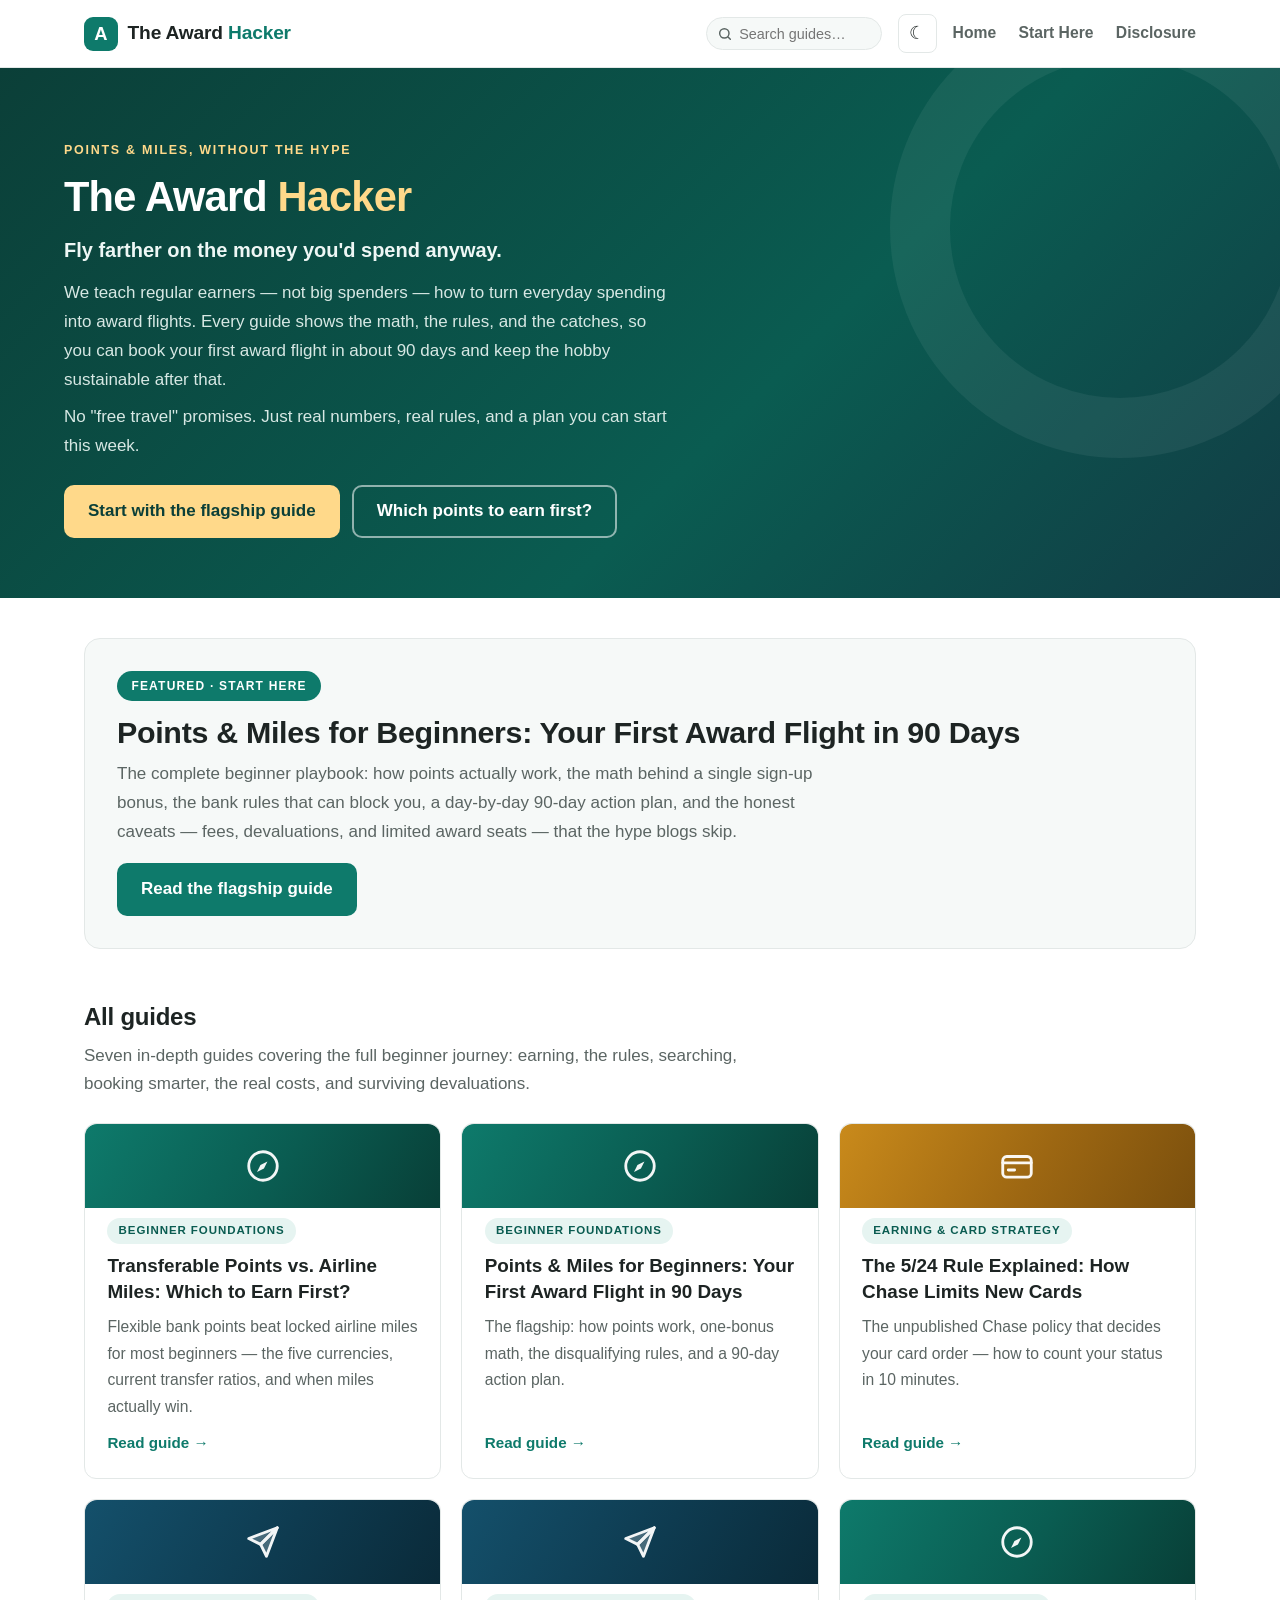
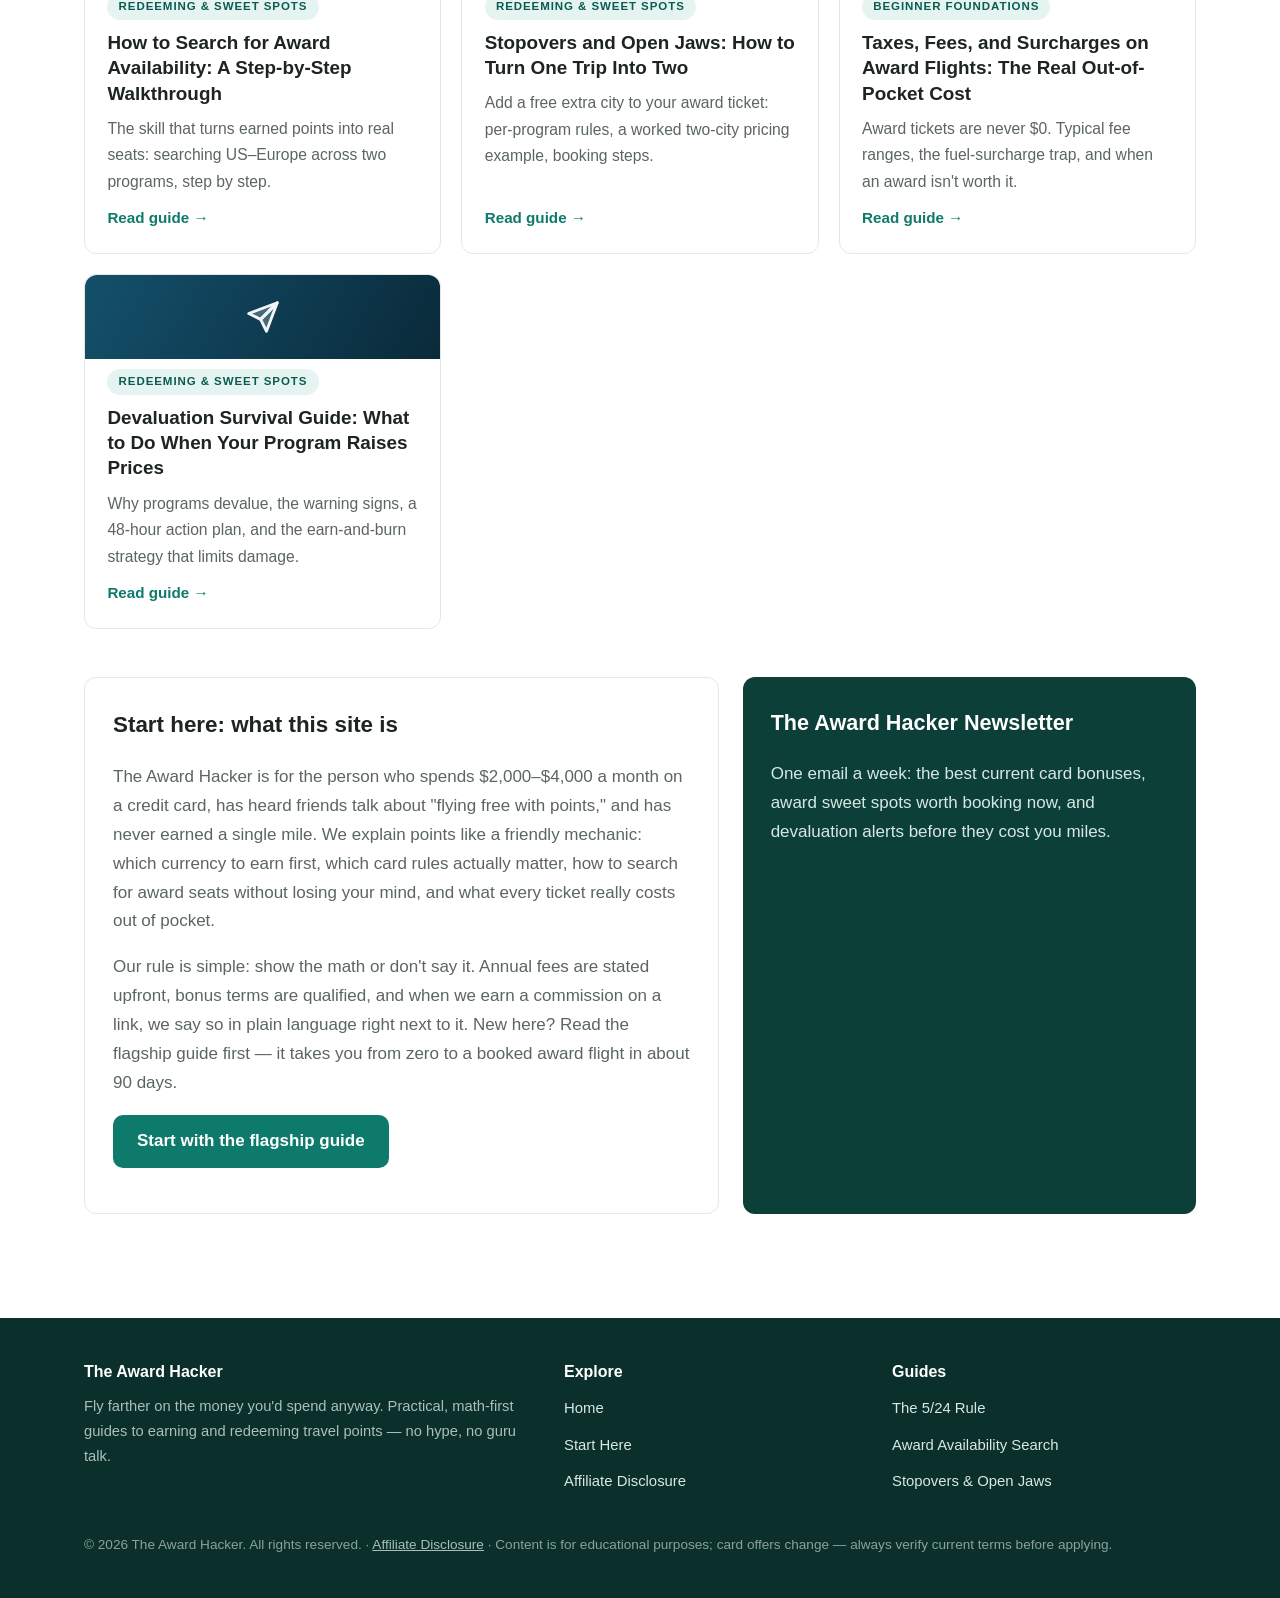
<file: index.html>
<!DOCTYPE html>
<html lang="en">
<head>
<meta charset="UTF-8">
<meta name="viewport" content="width=device-width, initial-scale=1.0">
<title>The Award Hacker — Fly Farther on the Money You'd Spend Anyway</title>
<meta name="description" content="The Award Hacker teaches regular earners how to turn everyday spending into award flights — with the math, the rules, and the catches. Book your first award flight in about 90 days.">
<link rel="canonical" href="https://budget-travel-points.pages.dev/">
<meta property="og:url" content="https://budget-travel-points.pages.dev/">
<meta property="og:title" content="The Award Hacker — Fly Farther on the Money You'd Spend Anyway">
<meta property="og:description" content="Practical, math-first guides to earning and redeeming travel points. No hype, no guru talk — just the real numbers behind award flights.">
<meta property="og:type" content="website">
<link rel="stylesheet" href="styles.css">
<script>try{var t=localStorage.getItem("tah-theme");if(!t)t=matchMedia("(prefers-color-scheme: dark)").matches?"dark":"light";if(t==="dark")document.documentElement.dataset.theme="dark";}catch(e){}</script>
<!-- MEDIVAVINE/JOURNEY: paste ad network script here -->
</head>
<body>
<header class="site-header">
  <div class="nav-bar">
    <a class="brand" href="index.html" aria-label="The Award Hacker home">
      <span class="brand-mark" aria-hidden="true">A</span>
      <span class="brand-name">The Award <span>Hacker</span></span>
    </a>
    <button class="nav-toggle" aria-label="Toggle navigation" aria-expanded="false" onclick="document.querySelector('.site-nav').classList.toggle('open');this.setAttribute('aria-expanded',document.querySelector('.site-nav').classList.contains('open'))">&#9776;</button>
    <nav class="site-nav" aria-label="Main navigation">
      <ul>
        <li><a href="index.html">Home</a></li>
        <li><a href="articles/points-miles-beginners-first-award-flight-90-days.html">Start Here</a></li>
        <li><a href="disclosure.html">Disclosure</a></li>
      </ul>
    </nav>
  </div>
</header>

<a class="skip-link" href="#main">Skip to content</a>
<main id="main">
  <section class="hero">
    <div class="hero-inner">
      <p class="kicker">Points &amp; miles, without the hype</p>
      <h1>The Award <em>Hacker</em></h1>
      <p class="tagline">Fly farther on the money you'd spend anyway.</p>
      <p class="pitch">We teach regular earners &mdash; not big spenders &mdash; how to turn everyday spending into award flights. Every guide shows the math, the rules, and the catches, so you can book your first award flight in about 90 days and keep the hobby sustainable after that.</p>
      <p class="pitch">No "free travel" promises. Just real numbers, real rules, and a plan you can start this week.</p>
      <div class="cta-row">
        <a class="btn" href="articles/points-miles-beginners-first-award-flight-90-days.html">Start with the flagship guide</a>
        <a class="btn-ghost" href="articles/transferable-points-vs-airline-miles.html">Which points to earn first?</a>
      </div>
    </div>
  </section>

  <div class="wrap">
    <section aria-labelledby="featured-heading">
      <div class="featured">
        <div>
          <span class="badge">Featured &middot; Start here</span>
          <h2 id="featured-heading"><a href="articles/points-miles-beginners-first-award-flight-90-days.html">Points &amp; Miles for Beginners: Your First Award Flight in 90 Days</a></h2>
          <p>The complete beginner playbook: how points actually work, the math behind a single sign-up bonus, the bank rules that can block you, a day-by-day 90-day action plan, and the honest caveats &mdash; fees, devaluations, and limited award seats &mdash; that the hype blogs skip.</p>
          <a class="btn" href="articles/points-miles-beginners-first-award-flight-90-days.html">Read the flagship guide</a>
        </div>
      </div>
    </section>

    <section aria-labelledby="all-guides">
      <h2 class="section-title" id="all-guides">All guides</h2>
      <p class="section-sub">Seven in-depth guides covering the full beginner journey: earning, the rules, searching, booking smarter, the real costs, and surviving devaluations.</p>
      <div class="card-grid">
        <article class="card">
          <span class="card-art art-foundations" aria-hidden="true"><svg viewBox="0 0 24 24" fill="none" stroke="#fff" stroke-width="1.8" stroke-linecap="round" stroke-linejoin="round"><circle cx="12" cy="12" r="9"/><path d="M14.8 9.2l-2.2 4.4-4.4 2.2 2.2-4.4z" fill="#fff" stroke="none"/></svg></span>
          <span class="pill">Beginner Foundations</span>
          <h3><a href="articles/transferable-points-vs-airline-miles.html">Transferable Points vs. Airline Miles: Which to Earn First?</a></h3>
          <p>Flexible bank points beat locked airline miles for most beginners &mdash; the five currencies, current transfer ratios, and when miles actually win.</p>
          <a class="read-more" href="articles/transferable-points-vs-airline-miles.html">Read guide &rarr;</a>
        </article>
        <article class="card">
          <span class="card-art art-foundations" aria-hidden="true"><svg viewBox="0 0 24 24" fill="none" stroke="#fff" stroke-width="1.8" stroke-linecap="round" stroke-linejoin="round"><circle cx="12" cy="12" r="9"/><path d="M14.8 9.2l-2.2 4.4-4.4 2.2 2.2-4.4z" fill="#fff" stroke="none"/></svg></span>
          <span class="pill">Beginner Foundations</span>
          <h3><a href="articles/points-miles-beginners-first-award-flight-90-days.html">Points &amp; Miles for Beginners: Your First Award Flight in 90 Days</a></h3>
          <p>The flagship: how points work, one-bonus math, the disqualifying rules, and a 90-day action plan.</p>
          <a class="read-more" href="articles/points-miles-beginners-first-award-flight-90-days.html">Read guide &rarr;</a>
        </article>
        <article class="card">
          <span class="card-art art-earning" aria-hidden="true"><svg viewBox="0 0 24 24" fill="none" stroke="#fff" stroke-width="1.8" stroke-linecap="round"><rect x="3" y="6" width="18" height="13" rx="2.5"/><path d="M3 10h18"/><path d="M6.5 14.5h4"/></svg></span>
          <span class="pill">Earning &amp; Card Strategy</span>
          <h3><a href="articles/the-524-rule-explained.html">The 5/24 Rule Explained: How Chase Limits New Cards</a></h3>
          <p>The unpublished Chase policy that decides your card order &mdash; how to count your status in 10 minutes.</p>
          <a class="read-more" href="articles/the-524-rule-explained.html">Read guide &rarr;</a>
        </article>
        <article class="card">
          <span class="card-art art-redeeming" aria-hidden="true"><svg viewBox="0 0 24 24" fill="none" stroke="#fff" stroke-width="1.8" stroke-linecap="round" stroke-linejoin="round"><path d="M21 3L10.5 13.5"/><path d="M21 3l-6.8 18-3.7-7.5L3 9.8z" fill="#fff" stroke="none" opacity="0.25"/><path d="M21 3L10.5 13.5M21 3l-6.8 18-3.7-7.5L3 9.8z"/></svg></span>
          <span class="pill">Redeeming &amp; Sweet Spots</span>
          <h3><a href="articles/how-to-search-award-availability.html">How to Search for Award Availability: A Step-by-Step Walkthrough</a></h3>
          <p>The skill that turns earned points into real seats: searching US&ndash;Europe across two programs, step by step.</p>
          <a class="read-more" href="articles/how-to-search-award-availability.html">Read guide &rarr;</a>
        </article>
        <article class="card">
          <span class="card-art art-redeeming" aria-hidden="true"><svg viewBox="0 0 24 24" fill="none" stroke="#fff" stroke-width="1.8" stroke-linecap="round" stroke-linejoin="round"><path d="M21 3L10.5 13.5"/><path d="M21 3l-6.8 18-3.7-7.5L3 9.8z" fill="#fff" stroke="none" opacity="0.25"/><path d="M21 3L10.5 13.5M21 3l-6.8 18-3.7-7.5L3 9.8z"/></svg></span>
          <span class="pill">Redeeming &amp; Sweet Spots</span>
          <h3><a href="articles/stopovers-and-open-jaws.html">Stopovers and Open Jaws: How to Turn One Trip Into Two</a></h3>
          <p>Add a free extra city to your award ticket: per-program rules, a worked two-city pricing example, booking steps.</p>
          <a class="read-more" href="articles/stopovers-and-open-jaws.html">Read guide &rarr;</a>
        </article>
        <article class="card">
          <span class="card-art art-foundations" aria-hidden="true"><svg viewBox="0 0 24 24" fill="none" stroke="#fff" stroke-width="1.8" stroke-linecap="round" stroke-linejoin="round"><circle cx="12" cy="12" r="9"/><path d="M14.8 9.2l-2.2 4.4-4.4 2.2 2.2-4.4z" fill="#fff" stroke="none"/></svg></span>
          <span class="pill">Beginner Foundations</span>
          <h3><a href="articles/taxes-fees-surcharges-award-flights.html">Taxes, Fees, and Surcharges on Award Flights: The Real Out-of-Pocket Cost</a></h3>
          <p>Award tickets are never $0. Typical fee ranges, the fuel-surcharge trap, and when an award isn't worth it.</p>
          <a class="read-more" href="articles/taxes-fees-surcharges-award-flights.html">Read guide &rarr;</a>
        </article>
        <article class="card">
          <span class="card-art art-redeeming" aria-hidden="true"><svg viewBox="0 0 24 24" fill="none" stroke="#fff" stroke-width="1.8" stroke-linecap="round" stroke-linejoin="round"><path d="M21 3L10.5 13.5"/><path d="M21 3l-6.8 18-3.7-7.5L3 9.8z" fill="#fff" stroke="none" opacity="0.25"/><path d="M21 3L10.5 13.5M21 3l-6.8 18-3.7-7.5L3 9.8z"/></svg></span>
          <span class="pill">Redeeming &amp; Sweet Spots</span>
          <h3><a href="articles/devaluation-survival-guide.html">Devaluation Survival Guide: What to Do When Your Program Raises Prices</a></h3>
          <p>Why programs devalue, the warning signs, a 48-hour action plan, and the earn-and-burn strategy that limits damage.</p>
          <a class="read-more" href="articles/devaluation-survival-guide.html">Read guide &rarr;</a>
        </article>
      </div>
    </section>

    <div class="two-col">
      <section class="about" aria-labelledby="about-heading">
        <h2 id="about-heading">Start here: what this site is</h2>
        <p>The Award Hacker is for the person who spends $2,000&ndash;$4,000 a month on a credit card, has heard friends talk about "flying free with points," and has never earned a single mile. We explain points like a friendly mechanic: which currency to earn first, which card rules actually matter, how to search for award seats without losing your mind, and what every ticket really costs out of pocket.</p>
        <p>Our rule is simple: show the math or don't say it. Annual fees are stated upfront, bonus terms are qualified, and when we earn a commission on a link, we say so in plain language right next to it. New here? Read the flagship guide first &mdash; it takes you from zero to a booked award flight in about 90 days.</p>
        <p><a class="btn" href="articles/points-miles-beginners-first-award-flight-90-days.html">Start with the flagship guide</a></p>
      </section>
      <section class="newsletter" aria-labelledby="newsletter-heading">
        <h2 id="newsletter-heading">The Award Hacker Newsletter</h2>
        <p>One email a week: the best current card bonuses, award sweet spots worth booking now, and devaluation alerts before they cost you miles.</p>
        <!-- NEWSLETTER: paste Beehiiv/Substack embed here -->
      </section>
    </div>
  </div>
</main>

<footer class="site-footer">
  <div class="footer-inner">
    <div>
      <h3>The Award Hacker</h3>
      <p>Fly farther on the money you'd spend anyway. Practical, math-first guides to earning and redeeming travel points &mdash; no hype, no guru talk.</p>
    </div>
    <div>
      <h3>Explore</h3>
      <ul>
        <li><a href="index.html">Home</a></li>
        <li><a href="articles/points-miles-beginners-first-award-flight-90-days.html">Start Here</a></li>
        <li><a href="disclosure.html">Affiliate Disclosure</a></li>
      </ul>
    </div>
    <div>
      <h3>Guides</h3>
      <ul>
        <li><a href="articles/the-524-rule-explained.html">The 5/24 Rule</a></li>
        <li><a href="articles/how-to-search-award-availability.html">Award Availability Search</a></li>
        <li><a href="articles/stopovers-and-open-jaws.html">Stopovers &amp; Open Jaws</a></li>
      </ul>
    </div>
  </div>
  <div class="footer-legal">
    <p>&copy; 2026 The Award Hacker. All rights reserved. &middot; <a href="disclosure.html">Affiliate Disclosure</a> &middot; Content is for educational purposes; card offers change &mdash; always verify current terms before applying.</p>
  </div>
</footer>
<script src="assets/site.js" defer></script>
</body>
</html>
</file>
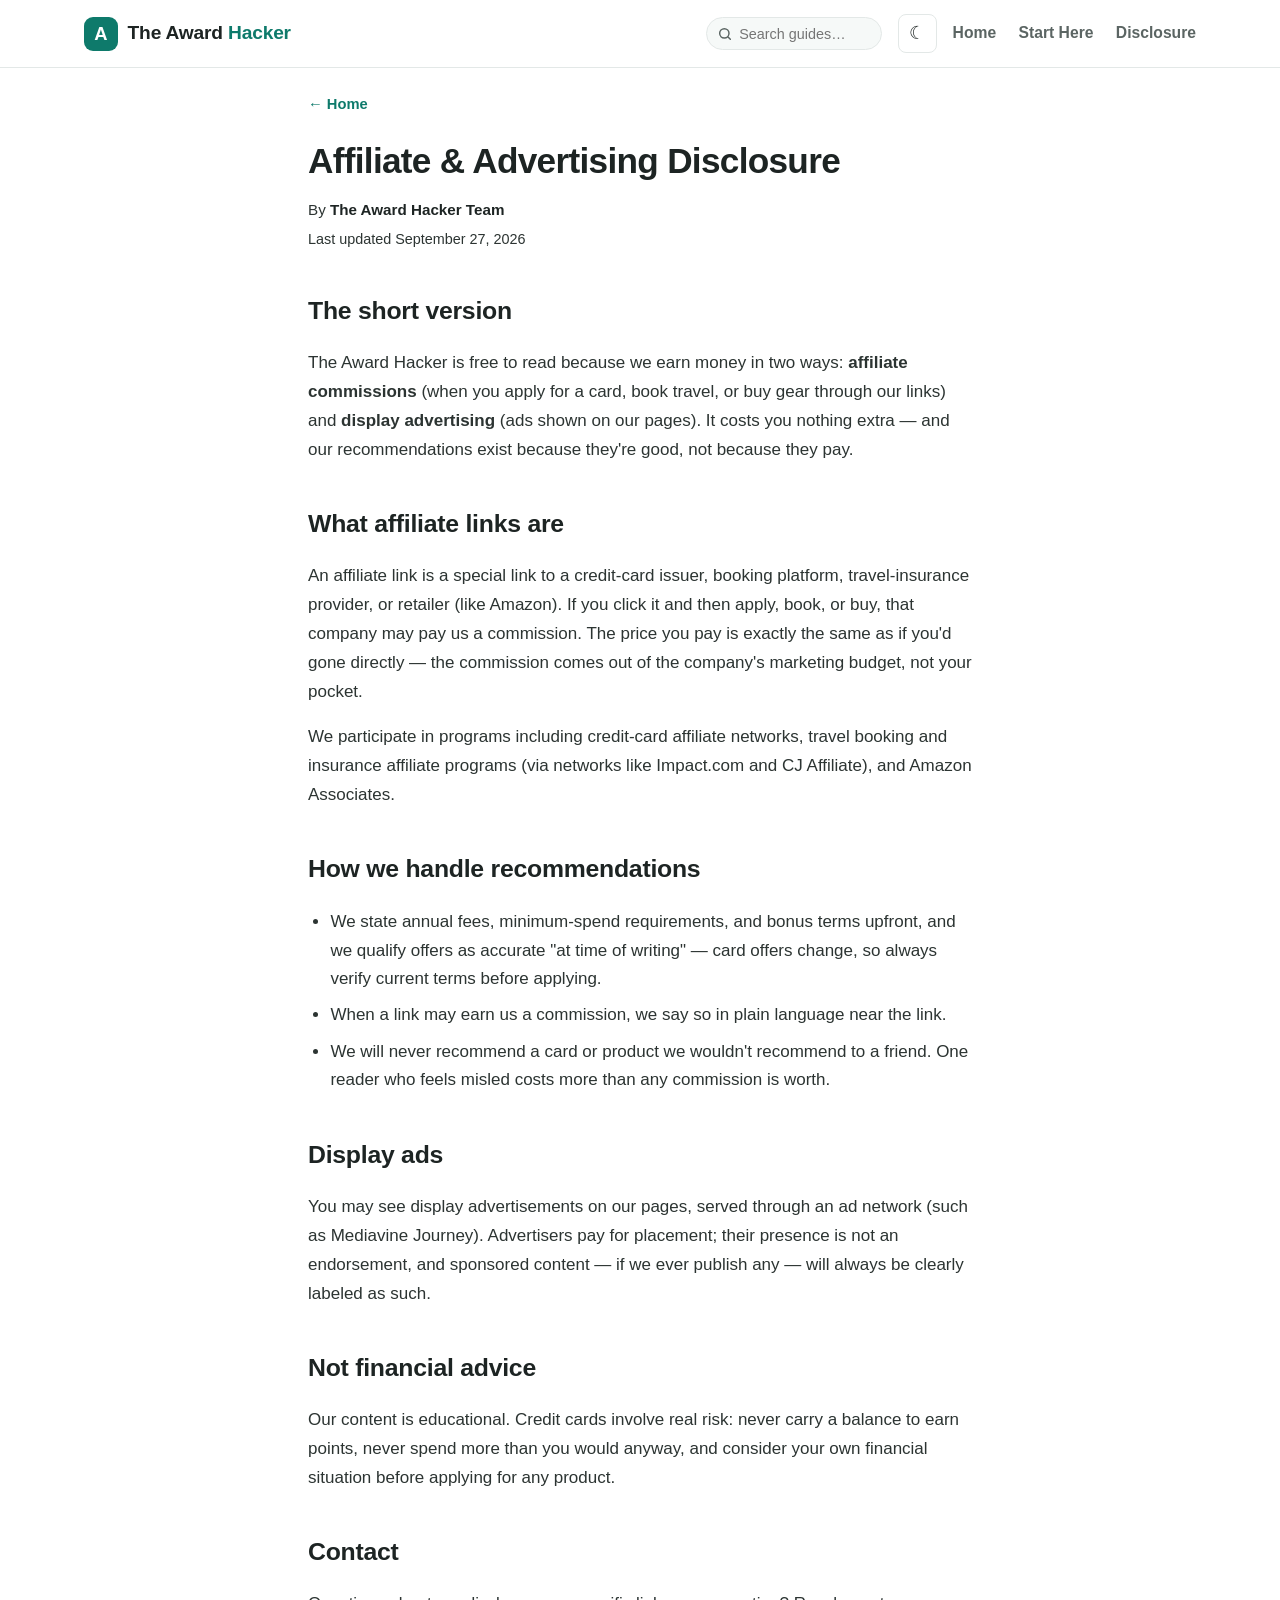
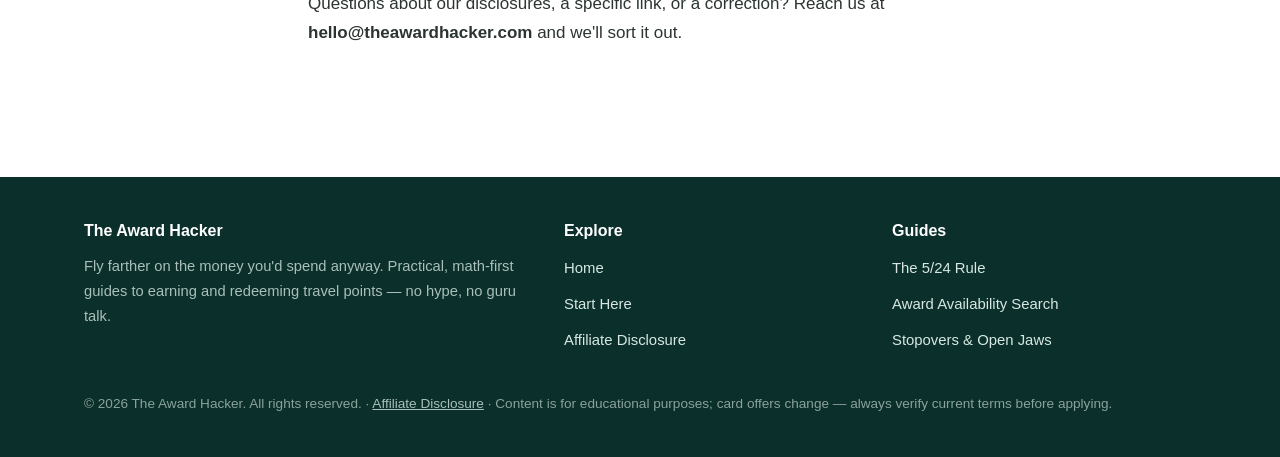
<file: disclosure.html>
<!DOCTYPE html>
<html lang="en">
<head>
<meta charset="UTF-8">
<meta name="viewport" content="width=device-width, initial-scale=1.0">
<title>Affiliate &amp; Advertising Disclosure | The Award Hacker</title>
<meta name="description" content="Plain-English disclosure: how The Award Hacker earns money through affiliate links and display ads, and what that means for our recommendations.">
<link rel="canonical" href="https://budget-travel-points.pages.dev/disclosure.html">
<meta property="og:url" content="https://budget-travel-points.pages.dev/disclosure.html">
<meta property="og:title" content="Affiliate &amp; Advertising Disclosure | The Award Hacker">
<meta property="og:description" content="How The Award Hacker earns money: affiliate commissions, display ads, and our commitment to honest recommendations.">
<meta property="og:type" content="website">
<link rel="stylesheet" href="styles.css">
<script>try{var t=localStorage.getItem("tah-theme");if(!t)t=matchMedia("(prefers-color-scheme: dark)").matches?"dark":"light";if(t==="dark")document.documentElement.dataset.theme="dark";}catch(e){}</script>
<!-- MEDIVAVINE/JOURNEY: paste ad network script here -->
</head>
<body>
<header class="site-header">
  <div class="nav-bar">
    <a class="brand" href="index.html" aria-label="The Award Hacker home">
      <span class="brand-mark" aria-hidden="true">A</span>
      <span class="brand-name">The Award <span>Hacker</span></span>
    </a>
    <button class="nav-toggle" aria-label="Toggle navigation" aria-expanded="false" onclick="document.querySelector('.site-nav').classList.toggle('open');this.setAttribute('aria-expanded',document.querySelector('.site-nav').classList.contains('open'))">&#9776;</button>
    <nav class="site-nav" aria-label="Main navigation">
      <ul>
        <li><a href="index.html">Home</a></li>
        <li><a href="articles/points-miles-beginners-first-award-flight-90-days.html">Start Here</a></li>
        <li><a href="disclosure.html">Disclosure</a></li>
      </ul>
    </nav>
  </div>
</header>

<nav class="crumbs" aria-label="Breadcrumb"><a href="index.html">&larr; Home</a></nav>

<a class="skip-link" href="#main">Skip to content</a>
<main id="main">
<article class="prose">
  <h1>Affiliate &amp; Advertising Disclosure</h1>
  <p class="byline">By <strong>The Award Hacker Team</strong></p>
  <p class="pubdate">Last updated September 27, 2026</p>

  <h2>The short version</h2>
  <p>The Award Hacker is free to read because we earn money in two ways: <strong>affiliate commissions</strong> (when you apply for a card, book travel, or buy gear through our links) and <strong>display advertising</strong> (ads shown on our pages). It costs you nothing extra &mdash; and our recommendations exist because they're good, not because they pay.</p>

  <h2>What affiliate links are</h2>
  <p>An affiliate link is a special link to a credit-card issuer, booking platform, travel-insurance provider, or retailer (like Amazon). If you click it and then apply, book, or buy, that company may pay us a commission. The price you pay is exactly the same as if you'd gone directly &mdash; the commission comes out of the company's marketing budget, not your pocket.</p>
  <p>We participate in programs including credit-card affiliate networks, travel booking and insurance affiliate programs (via networks like Impact.com and CJ Affiliate), and Amazon Associates.</p>

  <h2>How we handle recommendations</h2>
  <ul>
    <li>We state annual fees, minimum-spend requirements, and bonus terms upfront, and we qualify offers as accurate "at time of writing" &mdash; card offers change, so always verify current terms before applying.</li>
    <li>When a link may earn us a commission, we say so in plain language near the link.</li>
    <li>We will never recommend a card or product we wouldn't recommend to a friend. One reader who feels misled costs more than any commission is worth.</li>
  </ul>

  <h2>Display ads</h2>
  <p>You may see display advertisements on our pages, served through an ad network (such as Mediavine Journey). Advertisers pay for placement; their presence is not an endorsement, and sponsored content &mdash; if we ever publish any &mdash; will always be clearly labeled as such.</p>

  <h2>Not financial advice</h2>
  <p>Our content is educational. Credit cards involve real risk: never carry a balance to earn points, never spend more than you would anyway, and consider your own financial situation before applying for any product.</p>

  <h2>Contact</h2>
  <p>Questions about our disclosures, a specific link, or a correction? Reach us at <strong>hello@theawardhacker.com</strong> and we'll sort it out.</p>
</article>
</main>

<footer class="site-footer">
  <div class="footer-inner">
    <div>
      <h3>The Award Hacker</h3>
      <p>Fly farther on the money you'd spend anyway. Practical, math-first guides to earning and redeeming travel points &mdash; no hype, no guru talk.</p>
    </div>
    <div>
      <h3>Explore</h3>
      <ul>
        <li><a href="index.html">Home</a></li>
        <li><a href="articles/points-miles-beginners-first-award-flight-90-days.html">Start Here</a></li>
        <li><a href="disclosure.html">Affiliate Disclosure</a></li>
      </ul>
    </div>
    <div>
      <h3>Guides</h3>
      <ul>
        <li><a href="articles/the-524-rule-explained.html">The 5/24 Rule</a></li>
        <li><a href="articles/how-to-search-award-availability.html">Award Availability Search</a></li>
        <li><a href="articles/stopovers-and-open-jaws.html">Stopovers &amp; Open Jaws</a></li>
      </ul>
    </div>
  </div>
  <div class="footer-legal">
    <p>&copy; 2026 The Award Hacker. All rights reserved. &middot; <a href="disclosure.html">Affiliate Disclosure</a> &middot; Content is for educational purposes; card offers change &mdash; always verify current terms before applying.</p>
  </div>
</footer>
<script src="assets/site.js" defer></script>
</body>
</html>
</file>
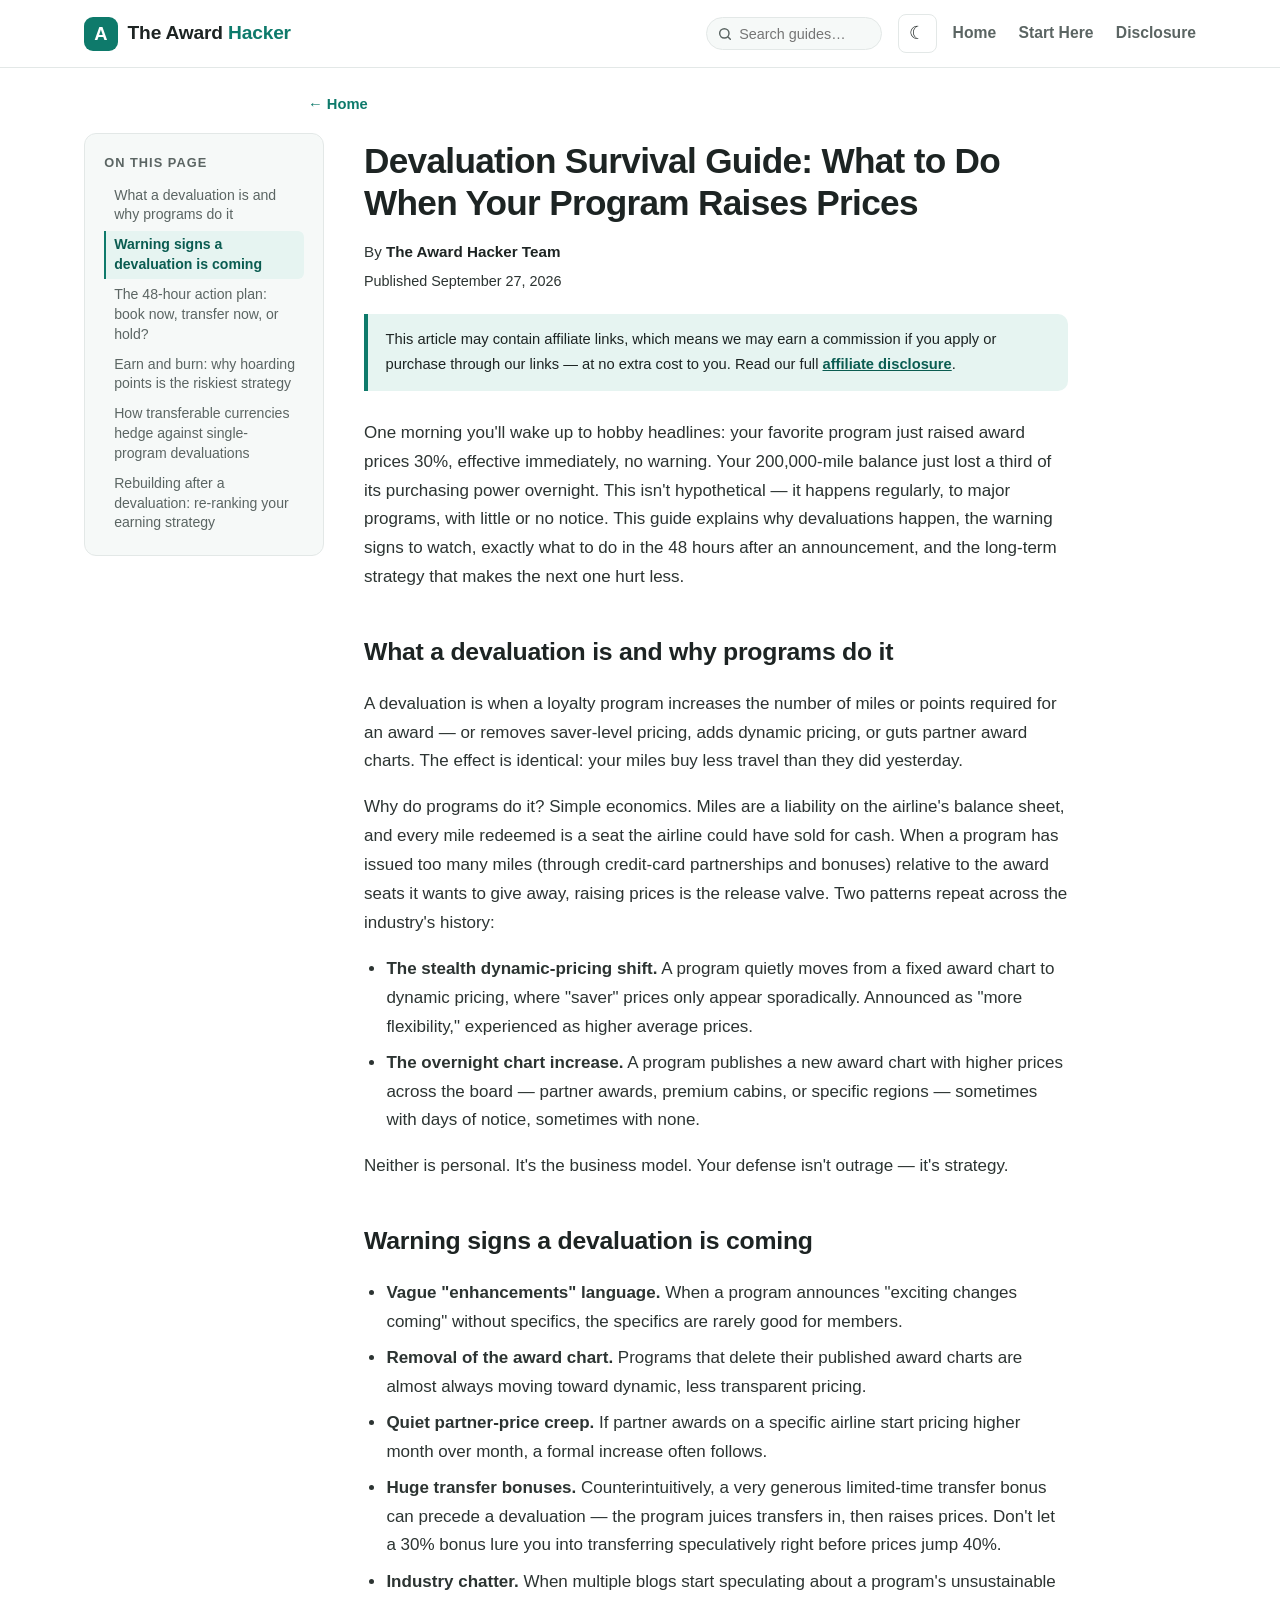
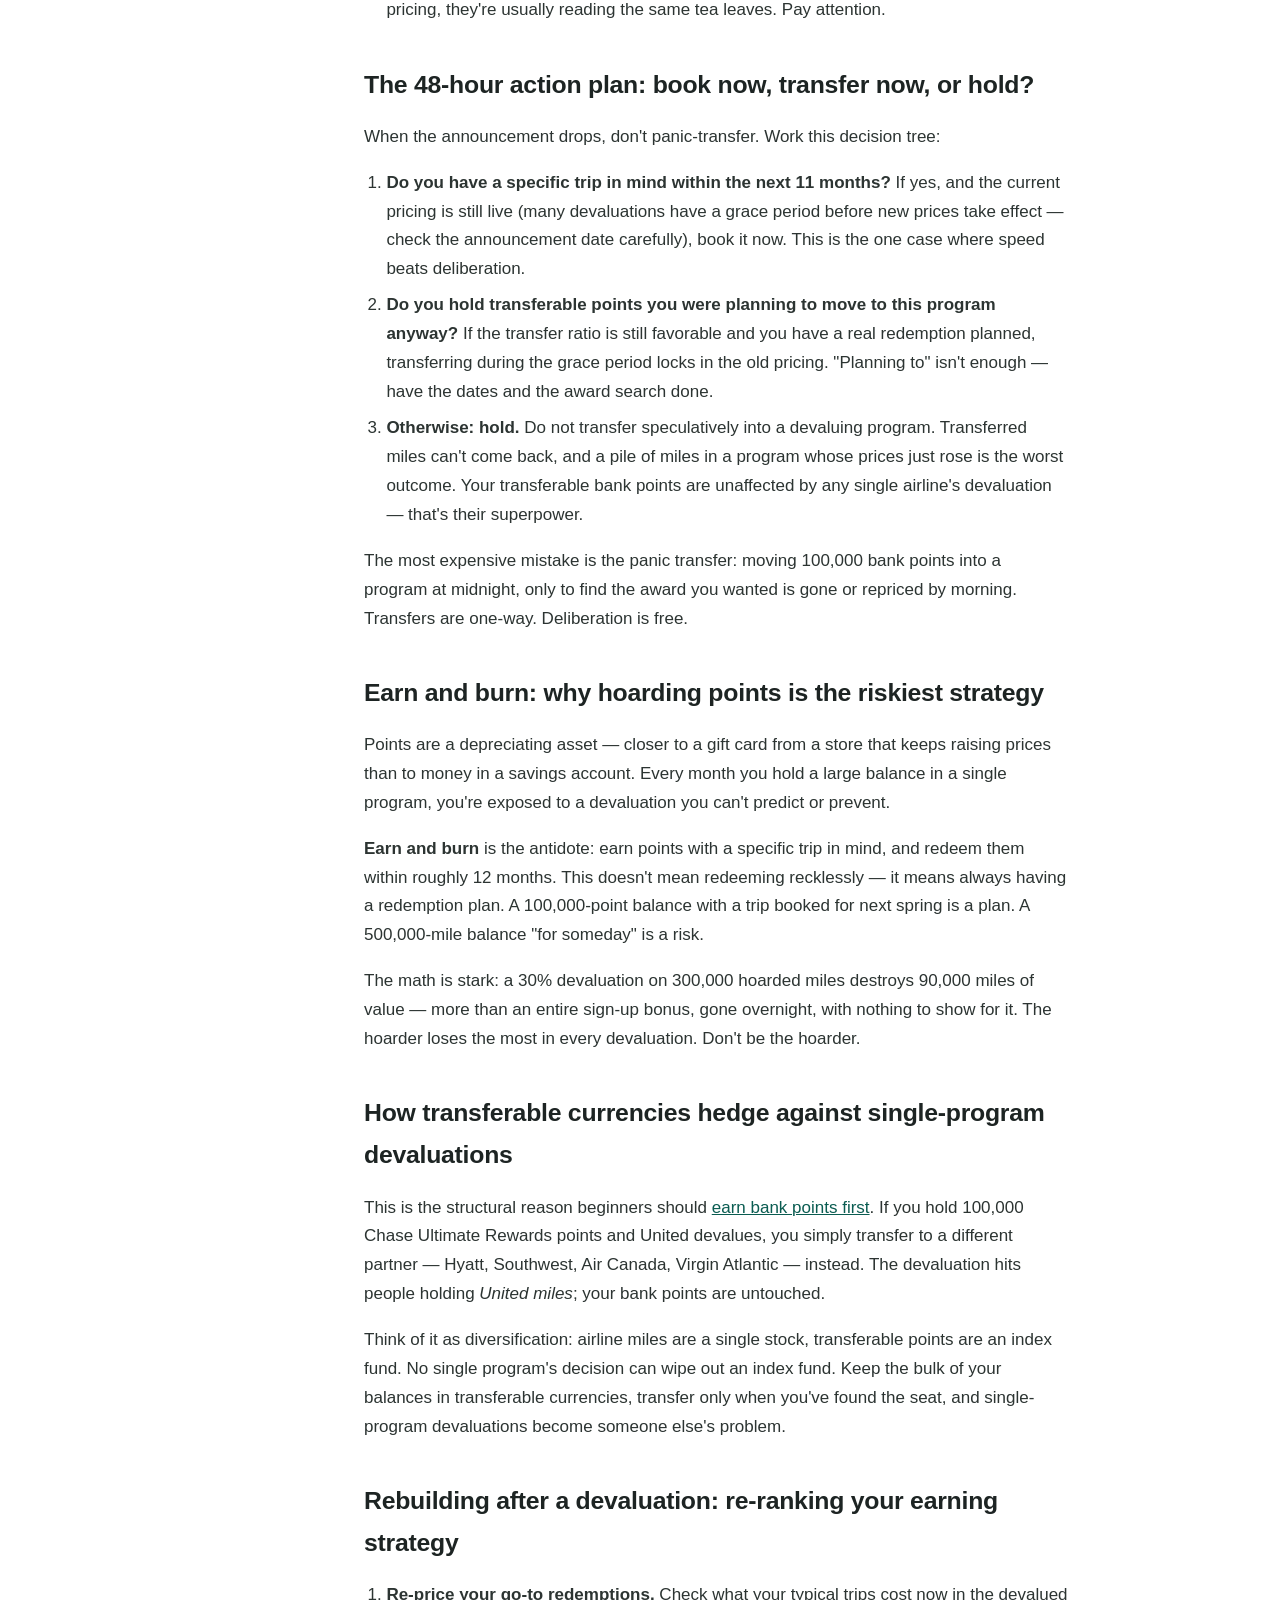
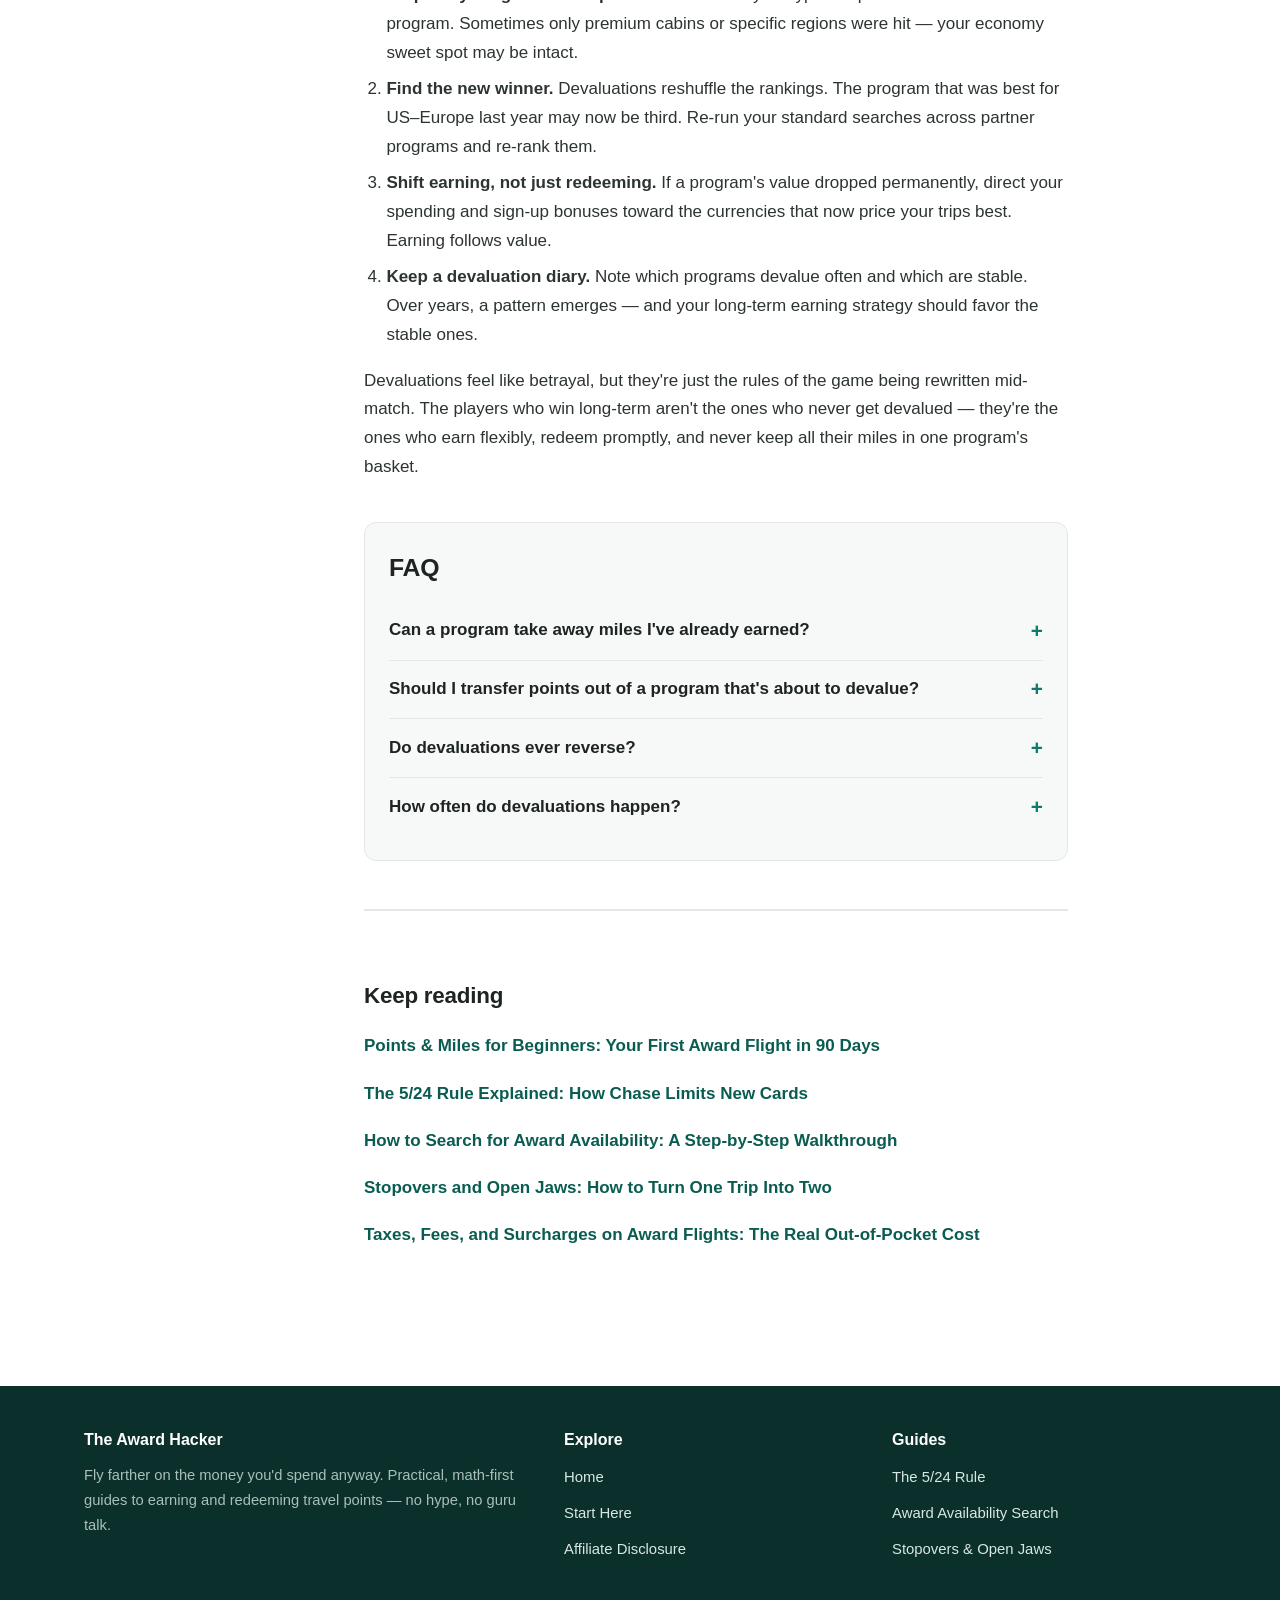
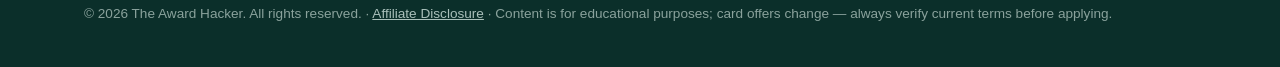
<file: articles/devaluation-survival-guide.html>
<!DOCTYPE html>
<html lang="en">
<head>
<meta charset="UTF-8">
<meta name="viewport" content="width=device-width, initial-scale=1.0">
<title>Devaluation Survival Guide: What to Do When Your Program Raises Prices | The Award Hacker</title>
<meta name="description" content="Airlines raise award prices without warning. Learn why devaluations happen, the warning signs, a 48-hour action plan for when one hits, and the earn-and-burn strategy that limits the damage.">
<link rel="canonical" href="https://budget-travel-points.pages.dev/articles/devaluation-survival-guide.html">
<meta property="og:url" content="https://budget-travel-points.pages.dev/articles/devaluation-survival-guide.html">
<meta property="og:title" content="Devaluation Survival Guide: What to Do When Your Program Raises Prices">
<meta property="og:description" content="Points are a depreciating asset. Here's the 48-hour action plan for a devaluation announcement, plus how earn-and-burn and transferable currencies protect you.">
<meta property="og:type" content="article">
<link rel="stylesheet" href="../styles.css">
<script>try{var t=localStorage.getItem("tah-theme");if(!t)t=matchMedia("(prefers-color-scheme: dark)").matches?"dark":"light";if(t==="dark")document.documentElement.dataset.theme="dark";}catch(e){}</script>
<!-- MEDIVAVINE/JOURNEY: paste ad network script here -->
<script type="application/ld+json">
{
  "@context": "https://schema.org",
  "@type": "Article",
  "headline": "Devaluation Survival Guide: What to Do When Your Program Raises Prices",
  "description": "Airlines raise award prices without warning. Learn why devaluations happen, the warning signs, a 48-hour action plan for when one hits, and the earn-and-burn strategy that limits the damage.",
  "author": {
    "@type": "Organization",
    "name": "The Award Hacker Team"
  },
  "publisher": {
    "@type": "Organization",
    "name": "The Award Hacker",
    "url": "https://budget-travel-points.pages.dev"
  },
  "datePublished": "2026-09-27",
  "dateModified": "2026-09-27",
  "mainEntityOfPage": {
    "@type": "WebPage",
    "@id": "https://budget-travel-points.pages.dev/articles/devaluation-survival-guide.html"
  }
}
</script>
</head>
<body>
<header class="site-header">
  <div class="nav-bar">
    <a class="brand" href="../index.html" aria-label="The Award Hacker home">
      <span class="brand-mark" aria-hidden="true">A</span>
      <span class="brand-name">The Award <span>Hacker</span></span>
    </a>
    <button class="nav-toggle" aria-label="Toggle navigation" aria-expanded="false" onclick="document.querySelector('.site-nav').classList.toggle('open');this.setAttribute('aria-expanded',document.querySelector('.site-nav').classList.contains('open'))">&#9776;</button>
    <nav class="site-nav" aria-label="Main navigation">
      <ul>
        <li><a href="../index.html">Home</a></li>
        <li><a href="points-miles-beginners-first-award-flight-90-days.html">Start Here</a></li>
        <li><a href="../disclosure.html">Disclosure</a></li>
      </ul>
    </nav>
  </div>
</header>

<nav class="crumbs" aria-label="Breadcrumb"><a href="../index.html">&larr; Home</a></nav>

<a class="skip-link" href="#main">Skip to content</a>
<main id="main">
<article class="prose">
  <h1>Devaluation Survival Guide: What to Do When Your Program Raises Prices</h1>
  <p class="byline">By <strong>The Award Hacker Team</strong></p>
  <p class="pubdate">Published September 27, 2026</p>
  <div class="aff-notice">This article may contain affiliate links, which means we may earn a commission if you apply or purchase through our links &mdash; at no extra cost to you. Read our full <a href="../disclosure.html">affiliate disclosure</a>.</div>

  <p>One morning you'll wake up to hobby headlines: your favorite program just raised award prices 30%, effective immediately, no warning. Your 200,000-mile balance just lost a third of its purchasing power overnight. This isn't hypothetical &mdash; it happens regularly, to major programs, with little or no notice. This guide explains why devaluations happen, the warning signs to watch, exactly what to do in the 48 hours after an announcement, and the long-term strategy that makes the next one hurt less.</p>

  <h2>What a devaluation is and why programs do it</h2>
  <p>A devaluation is when a loyalty program increases the number of miles or points required for an award &mdash; or removes saver-level pricing, adds dynamic pricing, or guts partner award charts. The effect is identical: your miles buy less travel than they did yesterday.</p>
  <p>Why do programs do it? Simple economics. Miles are a liability on the airline's balance sheet, and every mile redeemed is a seat the airline could have sold for cash. When a program has issued too many miles (through credit-card partnerships and bonuses) relative to the award seats it wants to give away, raising prices is the release valve. Two patterns repeat across the industry's history:</p>
  <ul>
    <li><strong>The stealth dynamic-pricing shift.</strong> A program quietly moves from a fixed award chart to dynamic pricing, where "saver" prices only appear sporadically. Announced as "more flexibility," experienced as higher average prices.</li>
    <li><strong>The overnight chart increase.</strong> A program publishes a new award chart with higher prices across the board &mdash; partner awards, premium cabins, or specific regions &mdash; sometimes with days of notice, sometimes with none.</li>
  </ul>
  <p>Neither is personal. It's the business model. Your defense isn't outrage &mdash; it's strategy.</p>

  <h2>Warning signs a devaluation is coming</h2>
  <ul>
    <li><strong>Vague "enhancements" language.</strong> When a program announces "exciting changes coming" without specifics, the specifics are rarely good for members.</li>
    <li><strong>Removal of the award chart.</strong> Programs that delete their published award charts are almost always moving toward dynamic, less transparent pricing.</li>
    <li><strong>Quiet partner-price creep.</strong> If partner awards on a specific airline start pricing higher month over month, a formal increase often follows.</li>
    <li><strong>Huge transfer bonuses.</strong> Counterintuitively, a very generous limited-time transfer bonus can precede a devaluation &mdash; the program juices transfers in, then raises prices. Don't let a 30% bonus lure you into transferring speculatively right before prices jump 40%.</li>
    <li><strong>Industry chatter.</strong> When multiple blogs start speculating about a program's unsustainable pricing, they're usually reading the same tea leaves. Pay attention.</li>
  </ul>

  <h2>The 48-hour action plan: book now, transfer now, or hold?</h2>
  <p>When the announcement drops, don't panic-transfer. Work this decision tree:</p>
  <ol>
    <li><strong>Do you have a specific trip in mind within the next 11 months?</strong> If yes, and the current pricing is still live (many devaluations have a grace period before new prices take effect &mdash; check the announcement date carefully), book it now. This is the one case where speed beats deliberation.</li>
    <li><strong>Do you hold transferable points you were planning to move to this program anyway?</strong> If the transfer ratio is still favorable and you have a real redemption planned, transferring during the grace period locks in the old pricing. "Planning to" isn't enough &mdash; have the dates and the award search done.</li>
    <li><strong>Otherwise: hold.</strong> Do not transfer speculatively into a devaluing program. Transferred miles can't come back, and a pile of miles in a program whose prices just rose is the worst outcome. Your transferable bank points are unaffected by any single airline's devaluation &mdash; that's their superpower.</li>
  </ol>
  <p>The most expensive mistake is the panic transfer: moving 100,000 bank points into a program at midnight, only to find the award you wanted is gone or repriced by morning. Transfers are one-way. Deliberation is free.</p>

  <h2>Earn and burn: why hoarding points is the riskiest strategy</h2>
  <p>Points are a depreciating asset &mdash; closer to a gift card from a store that keeps raising prices than to money in a savings account. Every month you hold a large balance in a single program, you're exposed to a devaluation you can't predict or prevent.</p>
  <p><strong>Earn and burn</strong> is the antidote: earn points with a specific trip in mind, and redeem them within roughly 12 months. This doesn't mean redeeming recklessly &mdash; it means always having a redemption plan. A 100,000-point balance with a trip booked for next spring is a plan. A 500,000-mile balance "for someday" is a risk.</p>
  <p>The math is stark: a 30% devaluation on 300,000 hoarded miles destroys 90,000 miles of value &mdash; more than an entire sign-up bonus, gone overnight, with nothing to show for it. The hoarder loses the most in every devaluation. Don't be the hoarder.</p>

  <h2>How transferable currencies hedge against single-program devaluations</h2>
  <p>This is the structural reason beginners should <a href="transferable-points-vs-airline-miles.html">earn bank points first</a>. If you hold 100,000 Chase Ultimate Rewards points and United devalues, you simply transfer to a different partner &mdash; Hyatt, Southwest, Air Canada, Virgin Atlantic &mdash; instead. The devaluation hits people holding <em>United miles</em>; your bank points are untouched.</p>
  <p>Think of it as diversification: airline miles are a single stock, transferable points are an index fund. No single program's decision can wipe out an index fund. Keep the bulk of your balances in transferable currencies, transfer only when you've found the seat, and single-program devaluations become someone else's problem.</p>
  <!-- AFFILIATE: card affiliate for pivoting to a new ecosystem — transferable-points cards that give readers options when a single program devalues; include annual fee, bonus, and minimum spend -->

  <h2>Rebuilding after a devaluation: re-ranking your earning strategy</h2>
  <ol>
    <li><strong>Re-price your go-to redemptions.</strong> Check what your typical trips cost now in the devalued program. Sometimes only premium cabins or specific regions were hit &mdash; your economy sweet spot may be intact.</li>
    <li><strong>Find the new winner.</strong> Devaluations reshuffle the rankings. The program that was best for US&ndash;Europe last year may now be third. Re-run your standard searches across partner programs and re-rank them.</li>
    <li><strong>Shift earning, not just redeeming.</strong> If a program's value dropped permanently, direct your spending and sign-up bonuses toward the currencies that now price your trips best. Earning follows value.</li>
    <li><strong>Keep a devaluation diary.</strong> Note which programs devalue often and which are stable. Over years, a pattern emerges &mdash; and your long-term earning strategy should favor the stable ones.</li>
  </ol>
  <p>Devaluations feel like betrayal, but they're just the rules of the game being rewritten mid-match. The players who win long-term aren't the ones who never get devalued &mdash; they're the ones who earn flexibly, redeem promptly, and never keep all their miles in one program's basket.</p>
  <!-- AFFILIATE: digital product upsell — Award Chart Cheat Sheets ($19), one-page-per-program pricing tables with sweet spots, updated quarterly, to track post-devaluation pricing -->

  <div class="faq">
    <h2>FAQ</h2>
    <p><strong class="q">Can a program take away miles I've already earned?</strong>
    Programs almost never confiscate existing balances; they raise prices instead. Your miles stay, but each one buys less. That's why the damage is measured in purchasing power, not balance.</p>
    <p><strong class="q">Should I transfer points out of a program that's about to devalue?</strong>
    You can't transfer airline miles back to bank points &mdash; transfers are one-way. Your options are to redeem before the change or accept the new pricing. This is why you don't park large balances in airline programs.</p>
    <p><strong class="q">Do devaluations ever reverse?</strong>
    Rarely fully, but programs do run promotions, restore specific sweet spots, and compete with each other. A program that devalues badly often becomes aggressive with transfer bonuses afterward &mdash; useful if you earn flexibly.</p>
    <p><strong class="q">How often do devaluations happen?</strong>
    Major programs reprice something every year or two. It's background noise in the hobby, not a rare catastrophe &mdash; which is exactly why earn-and-burn is a permanent strategy, not a one-time reaction.</p>
  </div>

  <section class="keep-reading">
    <h2>Keep reading</h2>
    <ul>
      <li><a href="points-miles-beginners-first-award-flight-90-days.html">Points &amp; Miles for Beginners: Your First Award Flight in 90 Days</a></li>
      <li><a href="the-524-rule-explained.html">The 5/24 Rule Explained: How Chase Limits New Cards</a></li>
      <li><a href="how-to-search-award-availability.html">How to Search for Award Availability: A Step-by-Step Walkthrough</a></li>
      <li><a href="stopovers-and-open-jaws.html">Stopovers and Open Jaws: How to Turn One Trip Into Two</a></li>
      <li><a href="taxes-fees-surcharges-award-flights.html">Taxes, Fees, and Surcharges on Award Flights: The Real Out-of-Pocket Cost</a></li>
    </ul>
  </section>
</article>
</main>

<footer class="site-footer">
  <div class="footer-inner">
    <div>
      <h3>The Award Hacker</h3>
      <p>Fly farther on the money you'd spend anyway. Practical, math-first guides to earning and redeeming travel points &mdash; no hype, no guru talk.</p>
    </div>
    <div>
      <h3>Explore</h3>
      <ul>
        <li><a href="../index.html">Home</a></li>
        <li><a href="points-miles-beginners-first-award-flight-90-days.html">Start Here</a></li>
        <li><a href="../disclosure.html">Affiliate Disclosure</a></li>
      </ul>
    </div>
    <div>
      <h3>Guides</h3>
      <ul>
        <li><a href="the-524-rule-explained.html">The 5/24 Rule</a></li>
        <li><a href="how-to-search-award-availability.html">Award Availability Search</a></li>
        <li><a href="stopovers-and-open-jaws.html">Stopovers &amp; Open Jaws</a></li>
      </ul>
    </div>
  </div>
  <div class="footer-legal">
    <p>&copy; 2026 The Award Hacker. All rights reserved. &middot; <a href="../disclosure.html">Affiliate Disclosure</a> &middot; Content is for educational purposes; card offers change &mdash; always verify current terms before applying.</p>
  </div>
</footer>
<script src="../assets/site.js" defer></script>
</body>
</html>
</file>
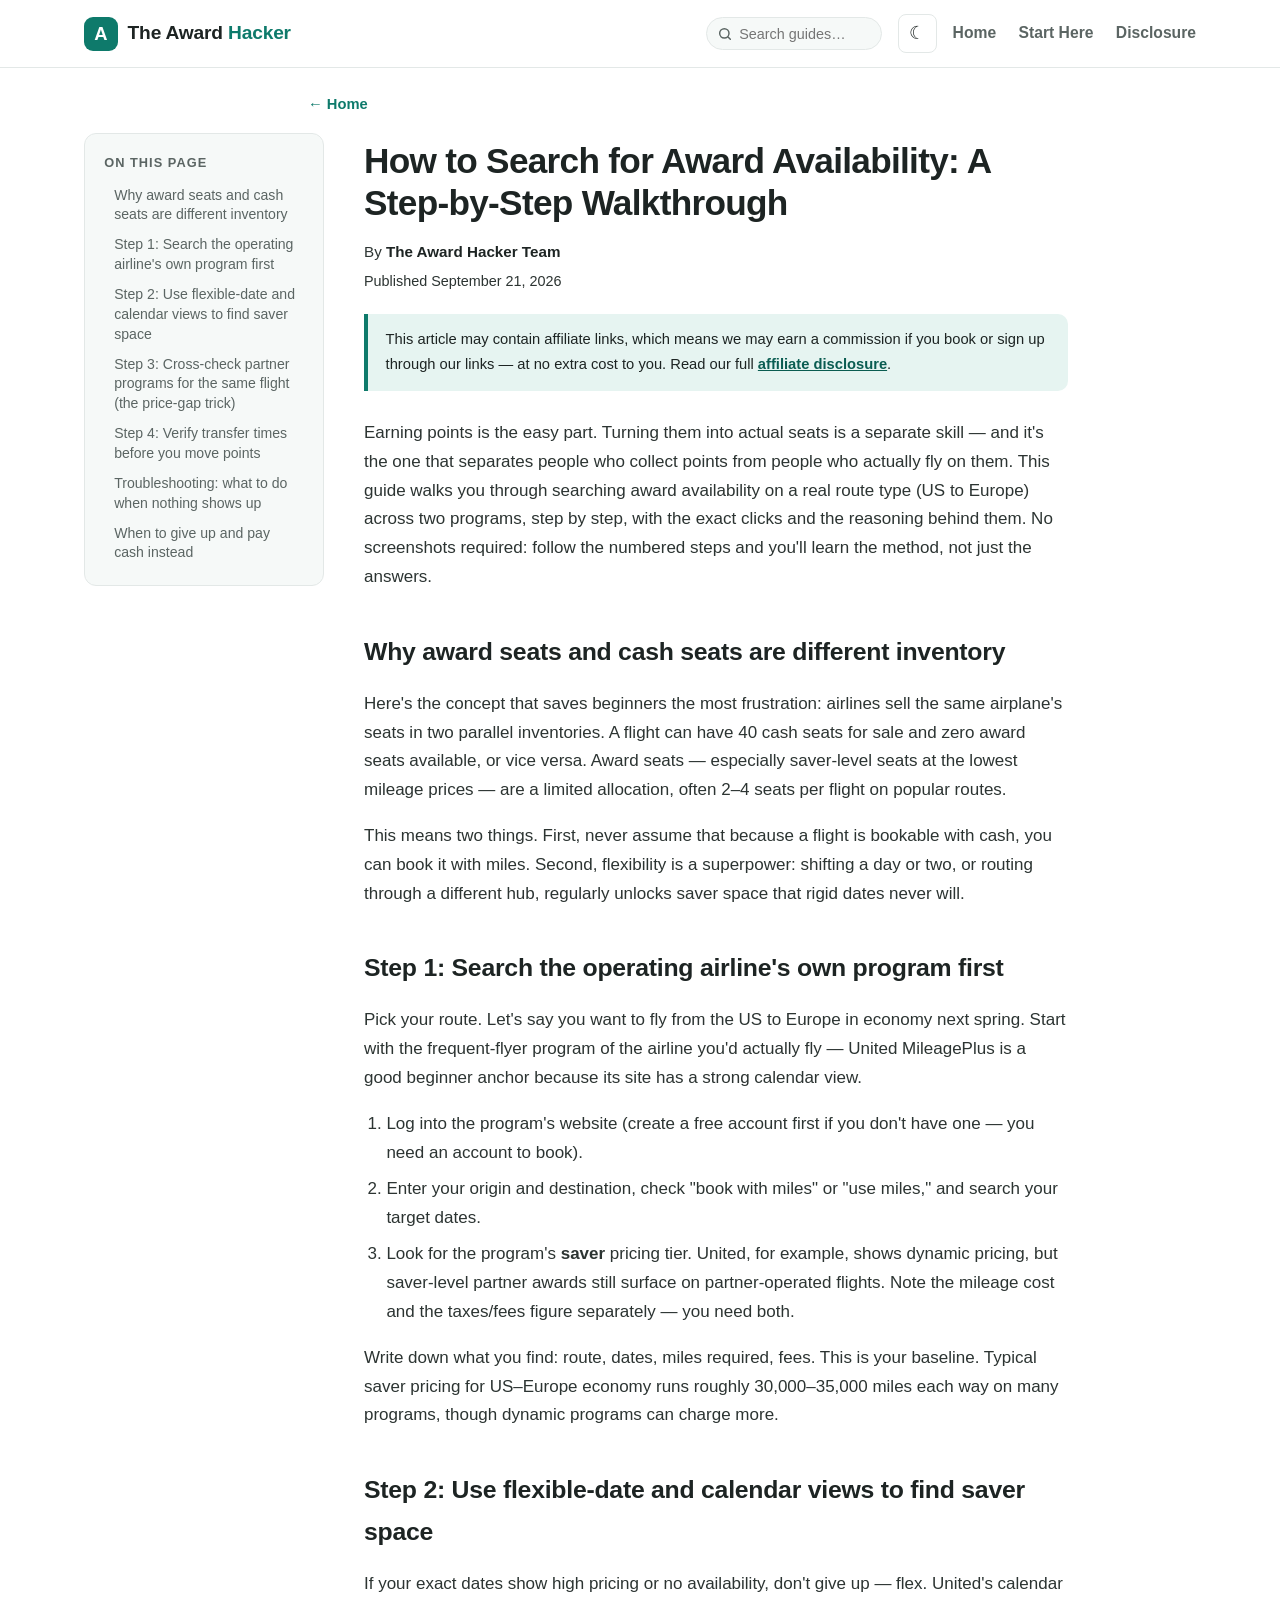
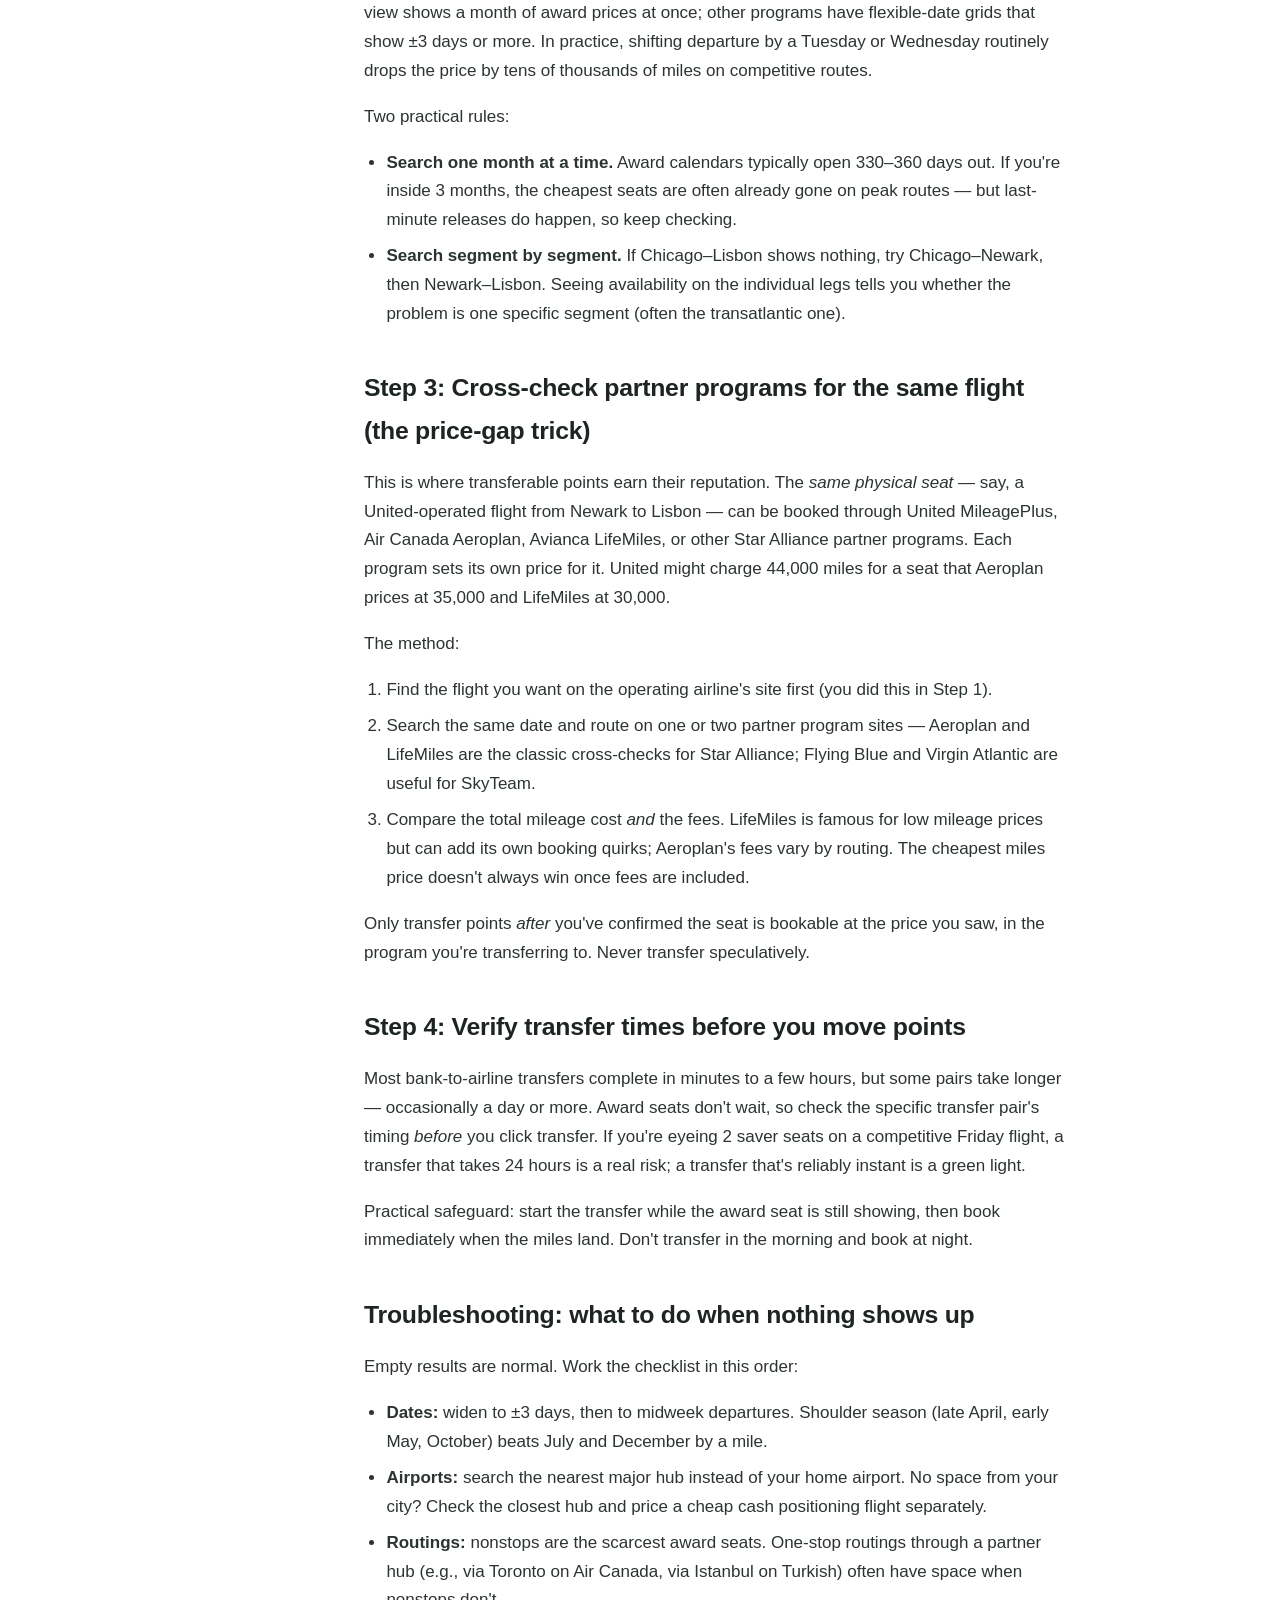
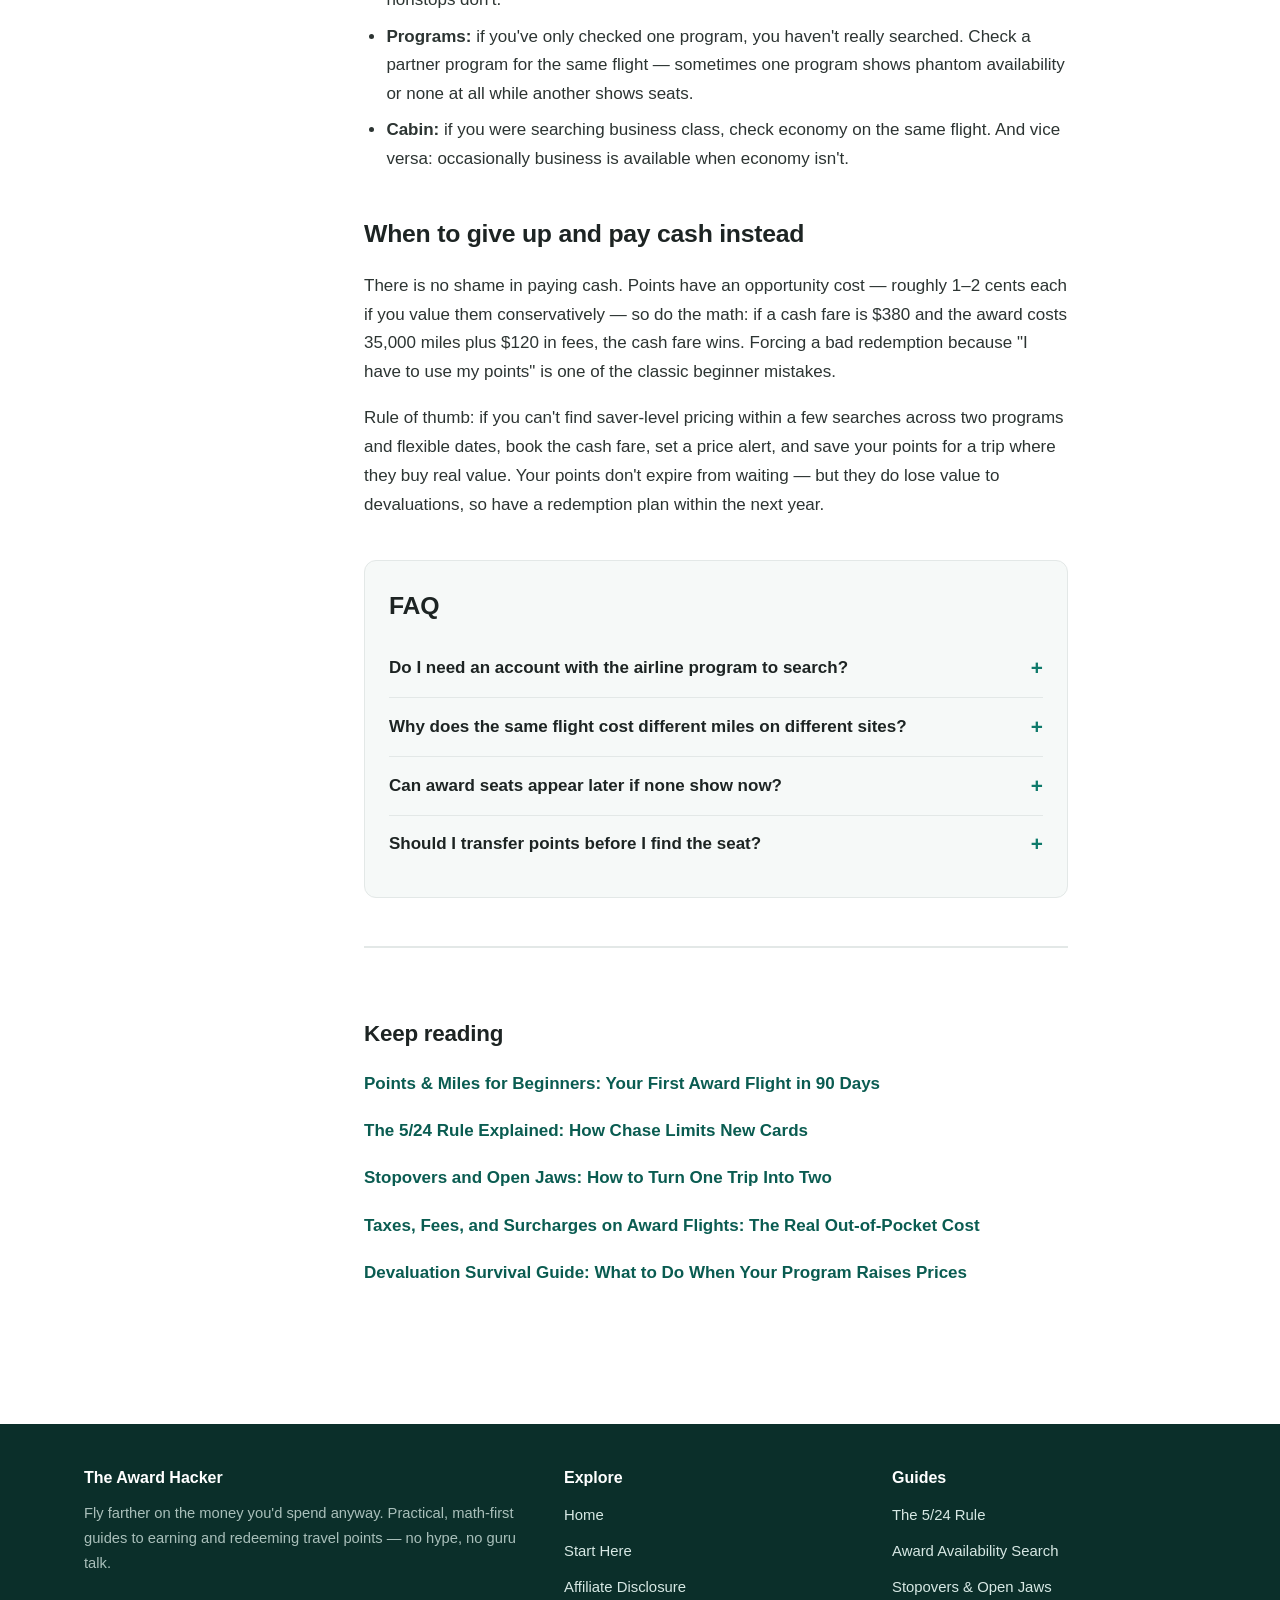
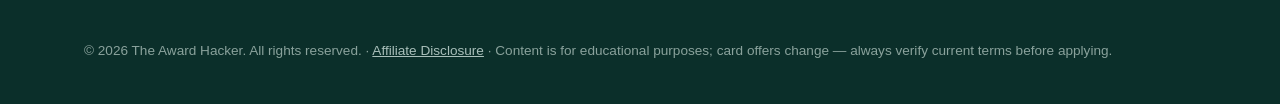
<file: articles/how-to-search-award-availability.html>
<!DOCTYPE html>
<html lang="en">
<head>
<meta charset="UTF-8">
<meta name="viewport" content="width=device-width, initial-scale=1.0">
<title>How to Search for Award Availability: A Step-by-Step Walkthrough | The Award Hacker</title>
<meta name="description" content="Learn the skill that turns earned points into real flights: a step-by-step walkthrough of searching award availability US to Europe across two programs, plus troubleshooting when nothing shows up.">
<link rel="canonical" href="https://budget-travel-points.pages.dev/articles/how-to-search-award-availability.html">
<meta property="og:url" content="https://budget-travel-points.pages.dev/articles/how-to-search-award-availability.html">
<meta property="og:title" content="How to Search for Award Availability: A Step-by-Step Walkthrough">
<meta property="og:description" content="A concrete walkthrough of finding award seats US to Europe across two programs — why the same flight prices differently, and what to do when nothing shows.">
<meta property="og:type" content="article">
<link rel="stylesheet" href="../styles.css">
<script>try{var t=localStorage.getItem("tah-theme");if(!t)t=matchMedia("(prefers-color-scheme: dark)").matches?"dark":"light";if(t==="dark")document.documentElement.dataset.theme="dark";}catch(e){}</script>
<!-- MEDIVAVINE/JOURNEY: paste ad network script here -->
<script type="application/ld+json">
{
  "@context": "https://schema.org",
  "@type": "Article",
  "headline": "How to Search for Award Availability: A Step-by-Step Walkthrough",
  "description": "Learn the skill that turns earned points into real flights: a step-by-step walkthrough of searching award availability US to Europe across two programs, plus troubleshooting when nothing shows up.",
  "author": {
    "@type": "Organization",
    "name": "The Award Hacker Team"
  },
  "publisher": {
    "@type": "Organization",
    "name": "The Award Hacker",
    "url": "https://budget-travel-points.pages.dev"
  },
  "datePublished": "2026-09-21",
  "dateModified": "2026-09-21",
  "mainEntityOfPage": {
    "@type": "WebPage",
    "@id": "https://budget-travel-points.pages.dev/articles/how-to-search-award-availability.html"
  }
}
</script>
</head>
<body>
<header class="site-header">
  <div class="nav-bar">
    <a class="brand" href="../index.html" aria-label="The Award Hacker home">
      <span class="brand-mark" aria-hidden="true">A</span>
      <span class="brand-name">The Award <span>Hacker</span></span>
    </a>
    <button class="nav-toggle" aria-label="Toggle navigation" aria-expanded="false" onclick="document.querySelector('.site-nav').classList.toggle('open');this.setAttribute('aria-expanded',document.querySelector('.site-nav').classList.contains('open'))">&#9776;</button>
    <nav class="site-nav" aria-label="Main navigation">
      <ul>
        <li><a href="../index.html">Home</a></li>
        <li><a href="points-miles-beginners-first-award-flight-90-days.html">Start Here</a></li>
        <li><a href="../disclosure.html">Disclosure</a></li>
      </ul>
    </nav>
  </div>
</header>

<nav class="crumbs" aria-label="Breadcrumb"><a href="../index.html">&larr; Home</a></nav>

<a class="skip-link" href="#main">Skip to content</a>
<main id="main">
<article class="prose">
  <h1>How to Search for Award Availability: A Step-by-Step Walkthrough</h1>
  <p class="byline">By <strong>The Award Hacker Team</strong></p>
  <p class="pubdate">Published September 21, 2026</p>
  <div class="aff-notice">This article may contain affiliate links, which means we may earn a commission if you book or sign up through our links &mdash; at no extra cost to you. Read our full <a href="../disclosure.html">affiliate disclosure</a>.</div>

  <p>Earning points is the easy part. Turning them into actual seats is a separate skill &mdash; and it's the one that separates people who collect points from people who actually fly on them. This guide walks you through searching award availability on a real route type (US to Europe) across two programs, step by step, with the exact clicks and the reasoning behind them. No screenshots required: follow the numbered steps and you'll learn the method, not just the answers.</p>

  <h2>Why award seats and cash seats are different inventory</h2>
  <p>Here's the concept that saves beginners the most frustration: airlines sell the same airplane's seats in two parallel inventories. A flight can have 40 cash seats for sale and zero award seats available, or vice versa. Award seats &mdash; especially saver-level seats at the lowest mileage prices &mdash; are a limited allocation, often 2&ndash;4 seats per flight on popular routes.</p>
  <p>This means two things. First, never assume that because a flight is bookable with cash, you can book it with miles. Second, flexibility is a superpower: shifting a day or two, or routing through a different hub, regularly unlocks saver space that rigid dates never will.</p>

  <h2>Step 1: Search the operating airline's own program first</h2>
  <p>Pick your route. Let's say you want to fly from the US to Europe in economy next spring. Start with the frequent-flyer program of the airline you'd actually fly &mdash; United MileagePlus is a good beginner anchor because its site has a strong calendar view.</p>
  <ol>
    <li>Log into the program's website (create a free account first if you don't have one &mdash; you need an account to book).</li>
    <li>Enter your origin and destination, check "book with miles" or "use miles," and search your target dates.</li>
    <li>Look for the program's <strong>saver</strong> pricing tier. United, for example, shows dynamic pricing, but saver-level partner awards still surface on partner-operated flights. Note the mileage cost and the taxes/fees figure separately &mdash; you need both.</li>
  </ol>
  <p>Write down what you find: route, dates, miles required, fees. This is your baseline. Typical saver pricing for US&ndash;Europe economy runs roughly 30,000&ndash;35,000 miles each way on many programs, though dynamic programs can charge more.</p>

  <h2>Step 2: Use flexible-date and calendar views to find saver space</h2>
  <p>If your exact dates show high pricing or no availability, don't give up &mdash; flex. United's calendar view shows a month of award prices at once; other programs have flexible-date grids that show &plusmn;3 days or more. In practice, shifting departure by a Tuesday or Wednesday routinely drops the price by tens of thousands of miles on competitive routes.</p>
  <p>Two practical rules:</p>
  <ul>
    <li><strong>Search one month at a time.</strong> Award calendars typically open 330&ndash;360 days out. If you're inside 3 months, the cheapest seats are often already gone on peak routes &mdash; but last-minute releases do happen, so keep checking.</li>
    <li><strong>Search segment by segment.</strong> If Chicago&ndash;Lisbon shows nothing, try Chicago&ndash;Newark, then Newark&ndash;Lisbon. Seeing availability on the individual legs tells you whether the problem is one specific segment (often the transatlantic one).</li>
  </ul>

  <h2>Step 3: Cross-check partner programs for the same flight (the price-gap trick)</h2>
  <p>This is where transferable points earn their reputation. The <em>same physical seat</em> &mdash; say, a United-operated flight from Newark to Lisbon &mdash; can be booked through United MileagePlus, Air Canada Aeroplan, Avianca LifeMiles, or other Star Alliance partner programs. Each program sets its own price for it. United might charge 44,000 miles for a seat that Aeroplan prices at 35,000 and LifeMiles at 30,000.</p>
  <p>The method:</p>
  <ol>
    <li>Find the flight you want on the operating airline's site first (you did this in Step 1).</li>
    <li>Search the same date and route on one or two partner program sites &mdash; Aeroplan and LifeMiles are the classic cross-checks for Star Alliance; Flying Blue and Virgin Atlantic are useful for SkyTeam.</li>
    <li>Compare the total mileage cost <em>and</em> the fees. LifeMiles is famous for low mileage prices but can add its own booking quirks; Aeroplan's fees vary by routing. The cheapest miles price doesn't always win once fees are included.</li>
  </ol>
  <p>Only transfer points <em>after</em> you've confirmed the seat is bookable at the price you saw, in the program you're transferring to. Never transfer speculatively.</p>
  <!-- AFFILIATE: award-search tool or fare-comparison platform via Impact.com/CJ Affiliate — position as a way to compare cash prices against the award pricing found above before booking -->

  <h2>Step 4: Verify transfer times before you move points</h2>
  <p>Most bank-to-airline transfers complete in minutes to a few hours, but some pairs take longer &mdash; occasionally a day or more. Award seats don't wait, so check the specific transfer pair's timing <em>before</em> you click transfer. If you're eyeing 2 saver seats on a competitive Friday flight, a transfer that takes 24 hours is a real risk; a transfer that's reliably instant is a green light.</p>
  <p>Practical safeguard: start the transfer while the award seat is still showing, then book immediately when the miles land. Don't transfer in the morning and book at night.</p>

  <h2>Troubleshooting: what to do when nothing shows up</h2>
  <p>Empty results are normal. Work the checklist in this order:</p>
  <ul>
    <li><strong>Dates:</strong> widen to &plusmn;3 days, then to midweek departures. Shoulder season (late April, early May, October) beats July and December by a mile.</li>
    <li><strong>Airports:</strong> search the nearest major hub instead of your home airport. No space from your city? Check the closest hub and price a cheap cash positioning flight separately.</li>
    <li><strong>Routings:</strong> nonstops are the scarcest award seats. One-stop routings through a partner hub (e.g., via Toronto on Air Canada, via Istanbul on Turkish) often have space when nonstops don't.</li>
    <li><strong>Programs:</strong> if you've only checked one program, you haven't really searched. Check a partner program for the same flight &mdash; sometimes one program shows phantom availability or none at all while another shows seats.</li>
    <li><strong>Cabin:</strong> if you were searching business class, check economy on the same flight. And vice versa: occasionally business is available when economy isn't.</li>
  </ul>

  <h2>When to give up and pay cash instead</h2>
  <p>There is no shame in paying cash. Points have an opportunity cost &mdash; roughly 1&ndash;2 cents each if you value them conservatively &mdash; so do the math: if a cash fare is $380 and the award costs 35,000 miles plus $120 in fees, the cash fare wins. Forcing a bad redemption because "I have to use my points" is one of the classic beginner mistakes.</p>
  <p>Rule of thumb: if you can't find saver-level pricing within a few searches across two programs and flexible dates, book the cash fare, set a price alert, and save your points for a trip where they buy real value. Your points don't expire from waiting &mdash; but they do lose value to devaluations, so have a redemption plan within the next year.</p>
  <!-- AFFILIATE: travel insurance link in the "book it" section — readers finalizing a trip are close to booking coverage for their itinerary -->

  <div class="faq">
    <h2>FAQ</h2>
    <p><strong class="q">Do I need an account with the airline program to search?</strong>
    For most programs, you can search without an account, but you'll need a free account to book &mdash; and transfers from your bank require the names to match. Set up accounts with your bank's transfer partners early so there's no last-minute scramble.</p>
    <p><strong class="q">Why does the same flight cost different miles on different sites?</strong>
    Each frequent-flyer program sets its own award pricing and fees for partner flights. The seat is the same; the "store" selling it prices it differently. That's the price-gap trick.</p>
    <p><strong class="q">Can award seats appear later if none show now?</strong>
    Yes. Airlines release and reclaim award space constantly. Check back weekly, and check again inside two weeks of departure &mdash; last-minute releases are common.</p>
    <p><strong class="q">Should I transfer points before I find the seat?</strong>
    No. Transfers are one-way. Find the seat, confirm the price and fees, verify transfer timing, then transfer and book immediately.</p>
  </div>

  <section class="keep-reading">
    <h2>Keep reading</h2>
    <ul>
      <li><a href="points-miles-beginners-first-award-flight-90-days.html">Points &amp; Miles for Beginners: Your First Award Flight in 90 Days</a></li>
      <li><a href="the-524-rule-explained.html">The 5/24 Rule Explained: How Chase Limits New Cards</a></li>
      <li><a href="stopovers-and-open-jaws.html">Stopovers and Open Jaws: How to Turn One Trip Into Two</a></li>
      <li><a href="taxes-fees-surcharges-award-flights.html">Taxes, Fees, and Surcharges on Award Flights: The Real Out-of-Pocket Cost</a></li>
      <li><a href="devaluation-survival-guide.html">Devaluation Survival Guide: What to Do When Your Program Raises Prices</a></li>
    </ul>
  </section>
</article>
</main>

<footer class="site-footer">
  <div class="footer-inner">
    <div>
      <h3>The Award Hacker</h3>
      <p>Fly farther on the money you'd spend anyway. Practical, math-first guides to earning and redeeming travel points &mdash; no hype, no guru talk.</p>
    </div>
    <div>
      <h3>Explore</h3>
      <ul>
        <li><a href="../index.html">Home</a></li>
        <li><a href="points-miles-beginners-first-award-flight-90-days.html">Start Here</a></li>
        <li><a href="../disclosure.html">Affiliate Disclosure</a></li>
      </ul>
    </div>
    <div>
      <h3>Guides</h3>
      <ul>
        <li><a href="the-524-rule-explained.html">The 5/24 Rule</a></li>
        <li><a href="how-to-search-award-availability.html">Award Availability Search</a></li>
        <li><a href="stopovers-and-open-jaws.html">Stopovers &amp; Open Jaws</a></li>
      </ul>
    </div>
  </div>
  <div class="footer-legal">
    <p>&copy; 2026 The Award Hacker. All rights reserved. &middot; <a href="../disclosure.html">Affiliate Disclosure</a> &middot; Content is for educational purposes; card offers change &mdash; always verify current terms before applying.</p>
  </div>
</footer>
<script src="../assets/site.js" defer></script>
</body>
</html>
</file>
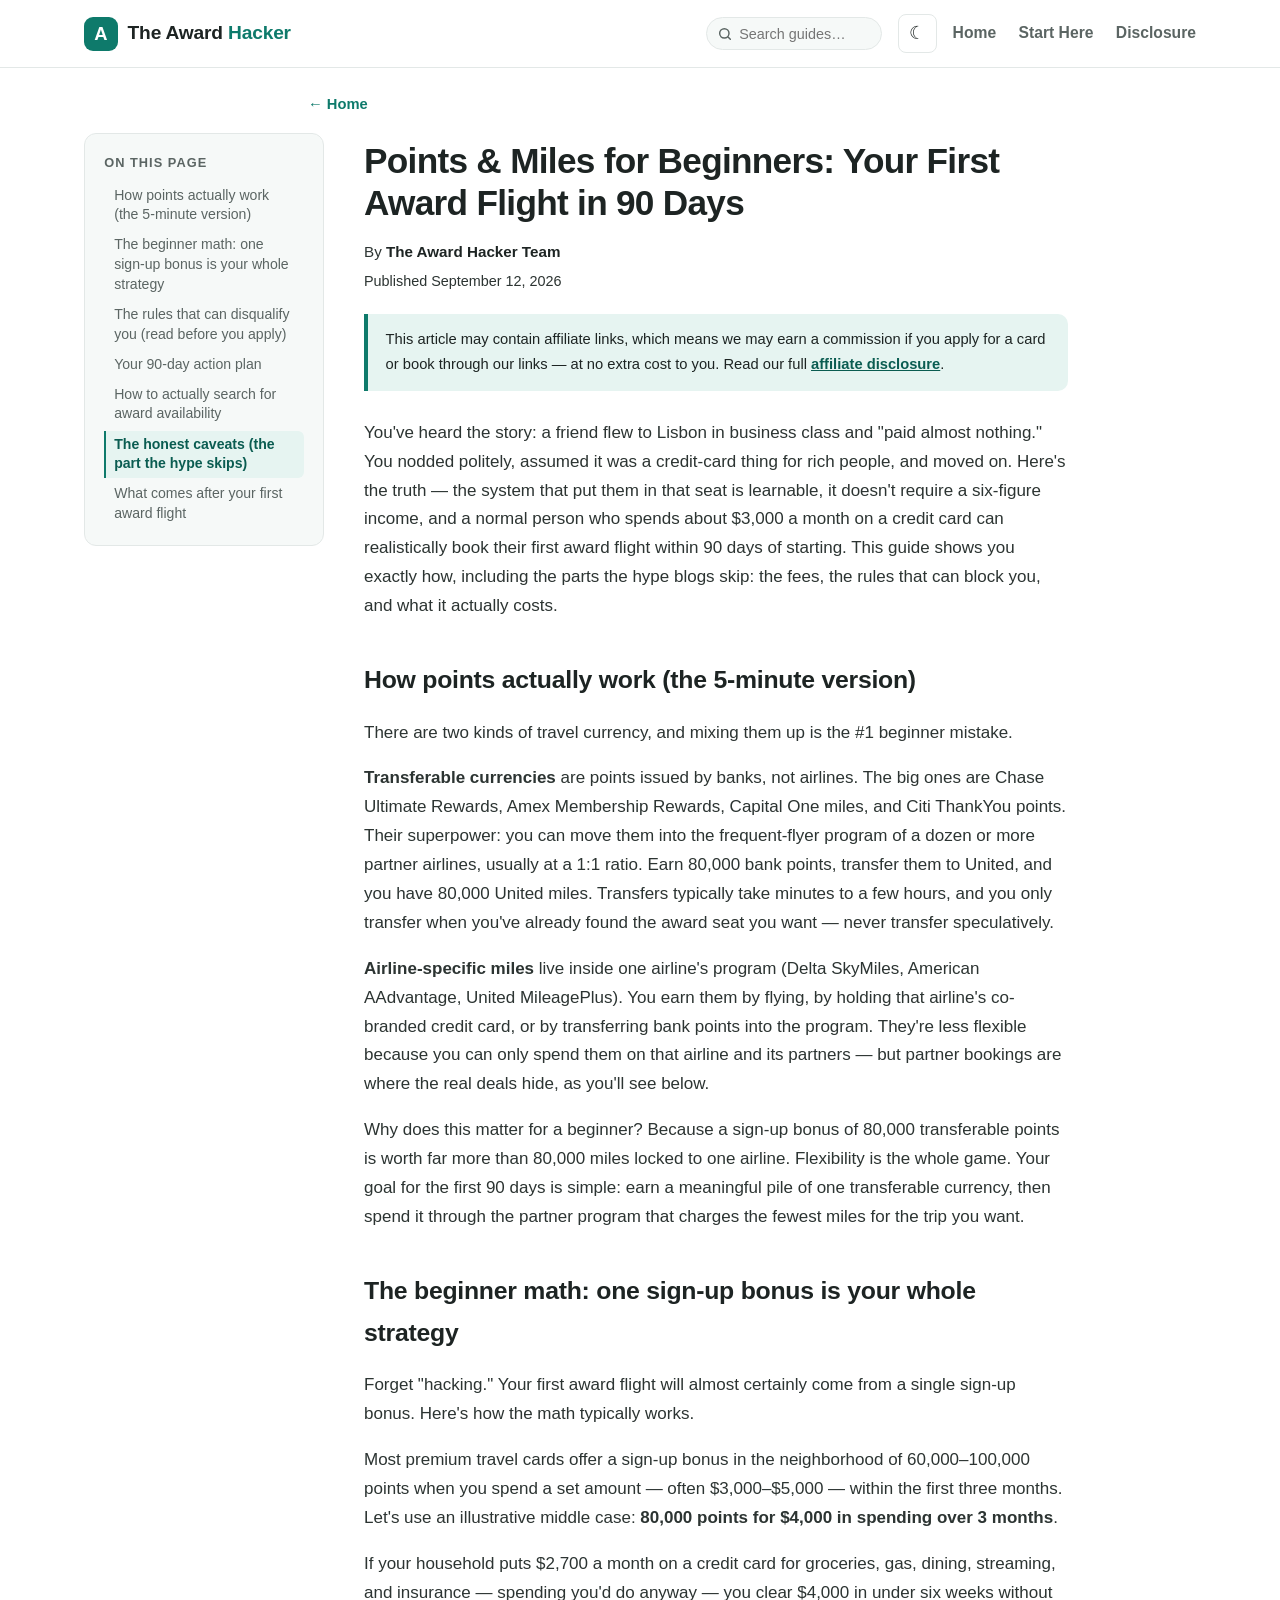
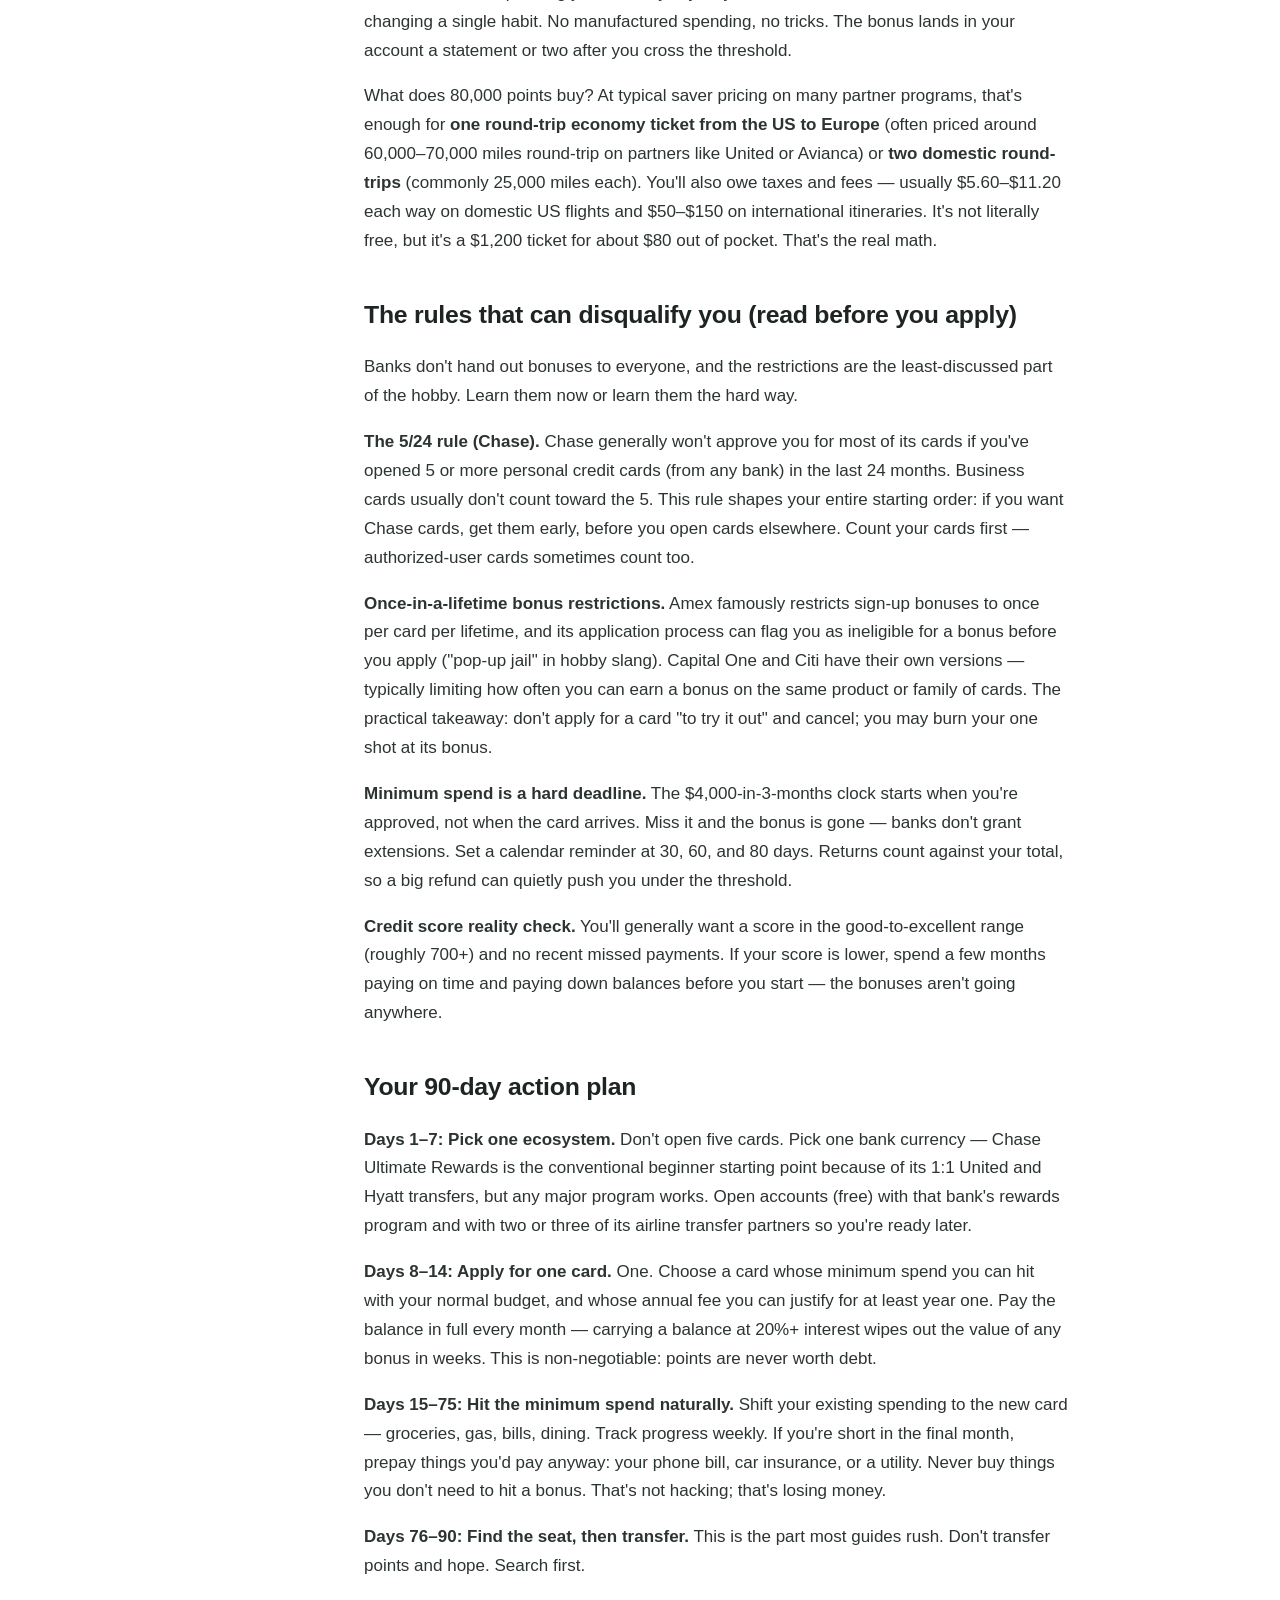
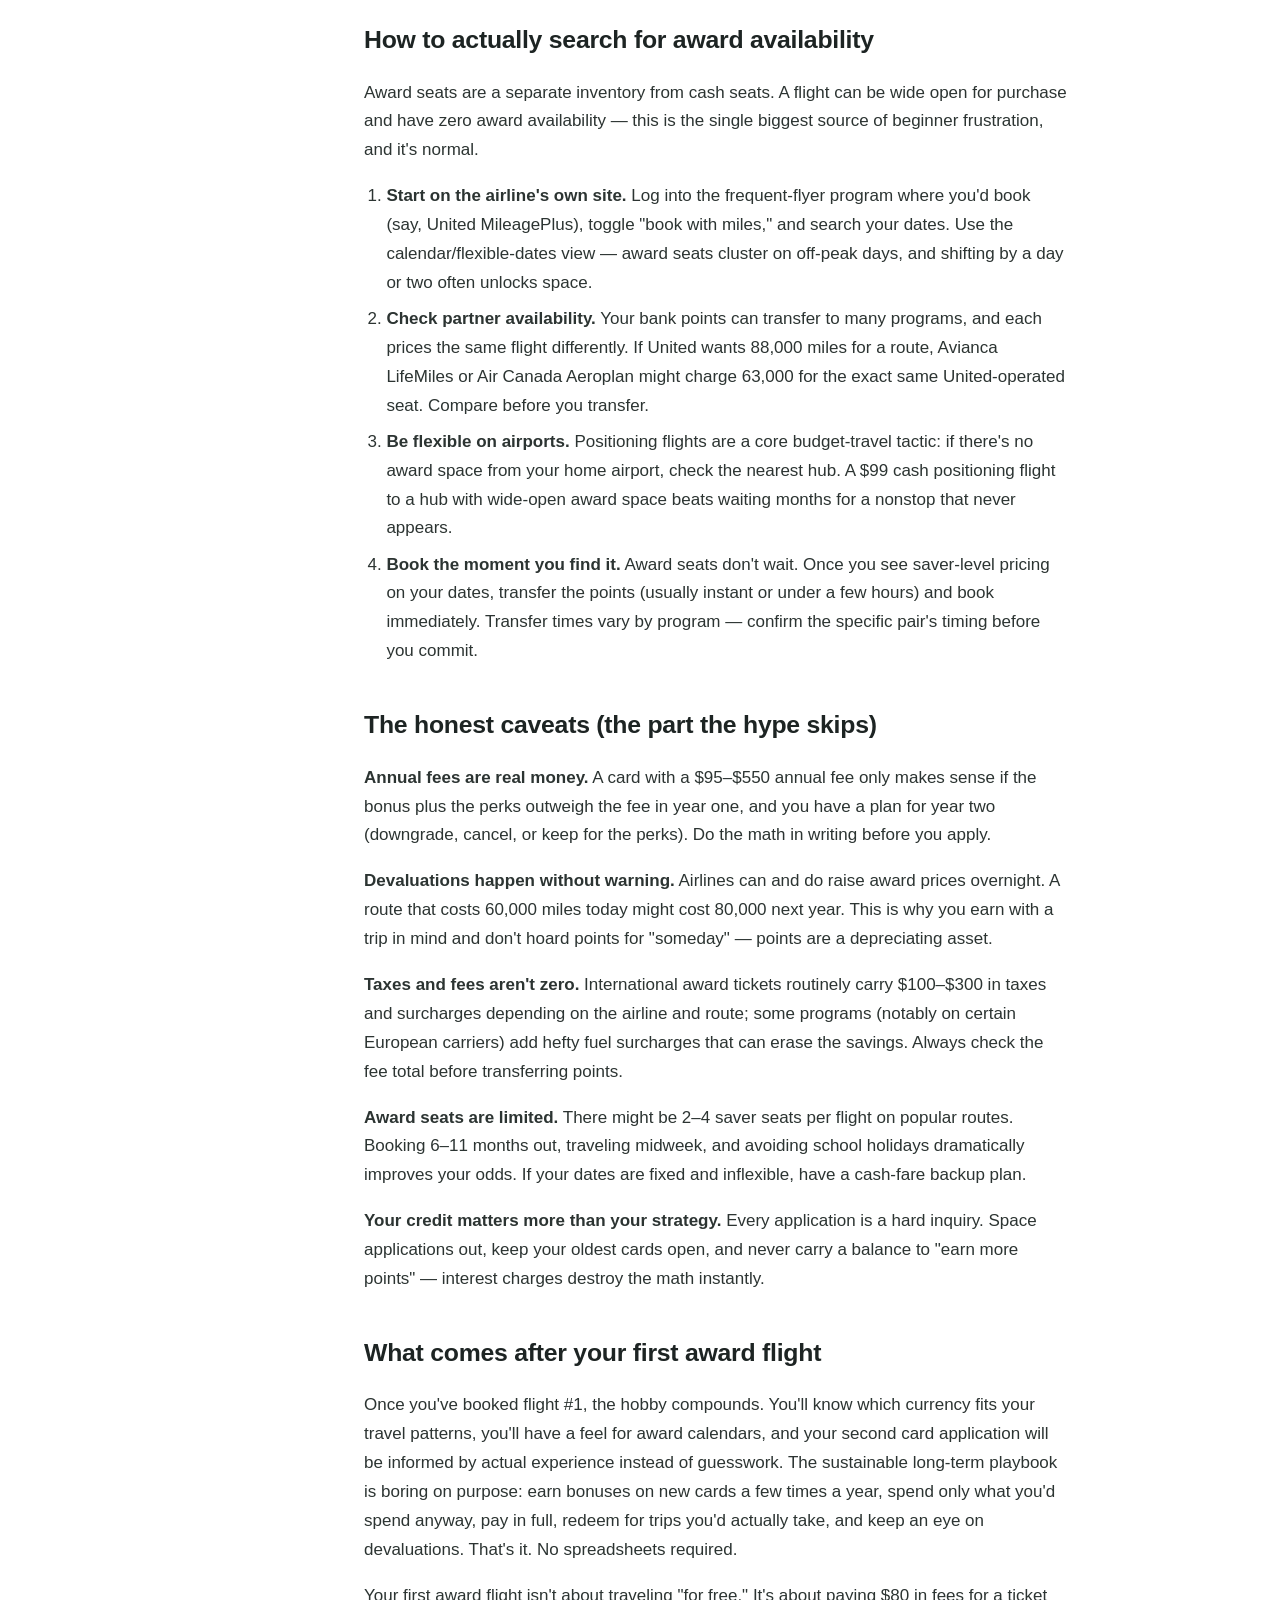
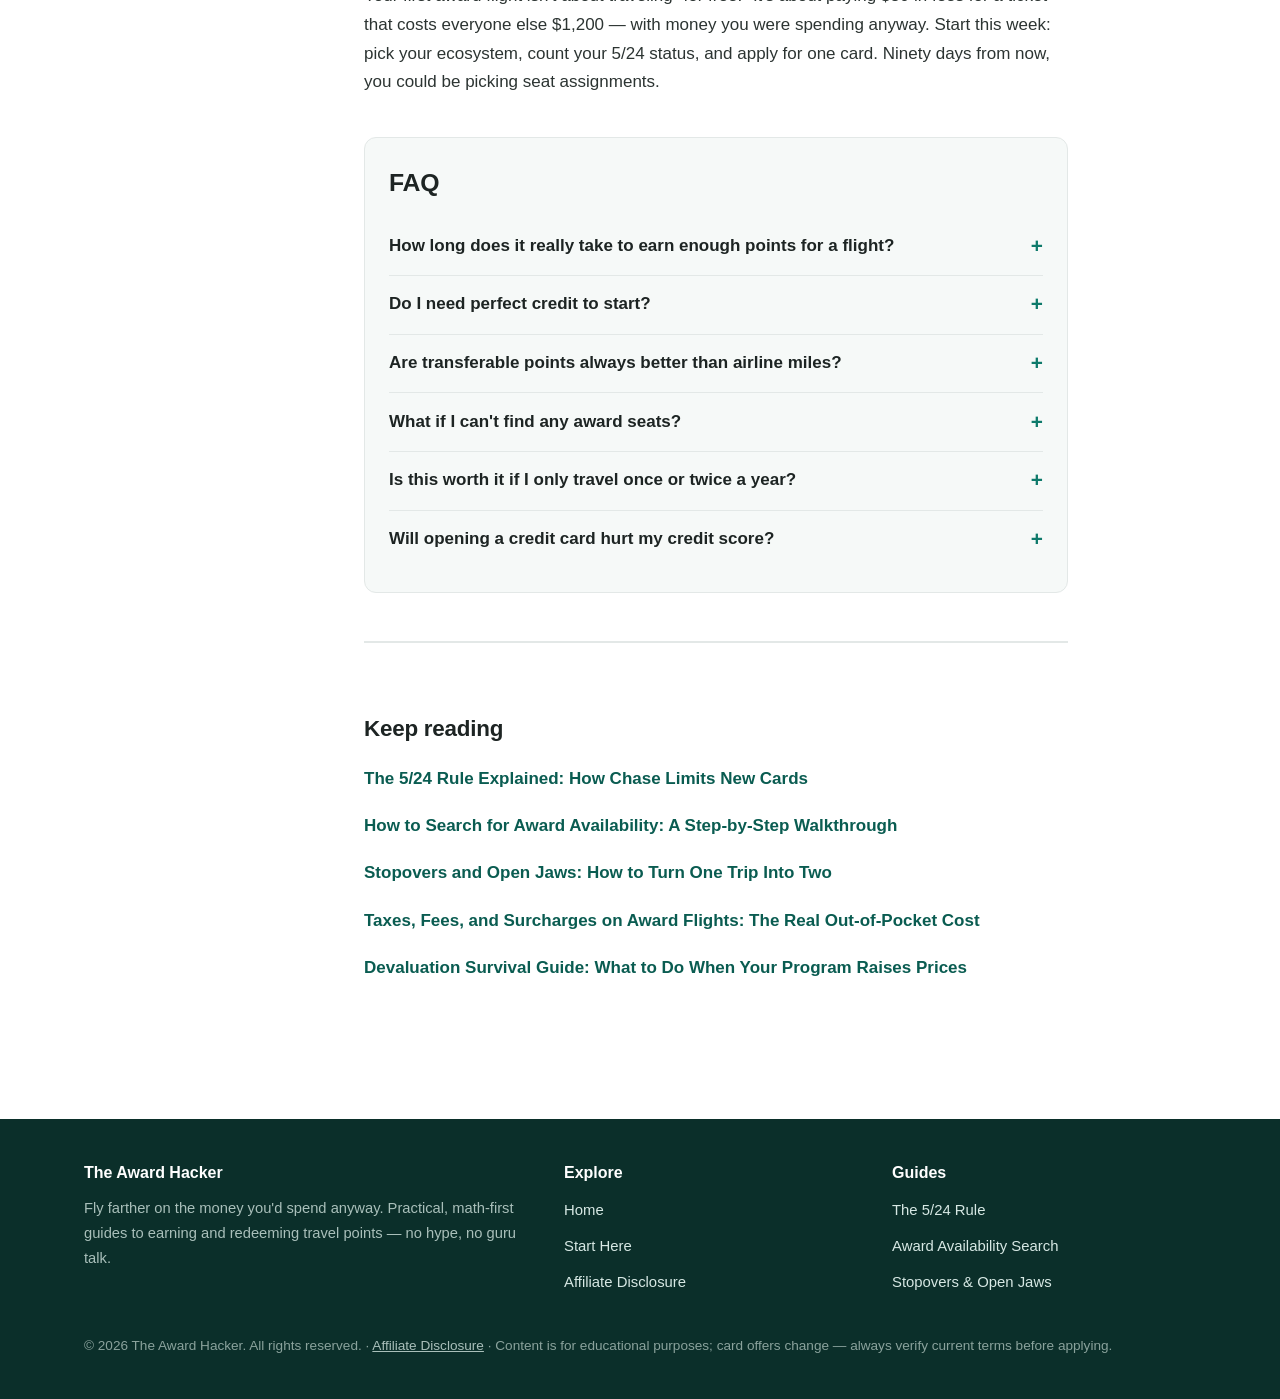
<file: articles/points-miles-beginners-first-award-flight-90-days.html>
<!DOCTYPE html>
<html lang="en">
<head>
<meta charset="UTF-8">
<meta name="viewport" content="width=device-width, initial-scale=1.0">
<title>Points &amp; Miles for Beginners: Your First Award Flight in 90 Days | The Award Hacker</title>
<meta name="description" content="A beginner's 90-day plan to book your first award flight: how points work, the math behind one sign-up bonus, the rules that can block you, and the honest caveats the hype blogs skip.">
<link rel="canonical" href="https://budget-travel-points.pages.dev/articles/points-miles-beginners-first-award-flight-90-days.html">
<meta property="og:url" content="https://budget-travel-points.pages.dev/articles/points-miles-beginners-first-award-flight-90-days.html">
<meta property="og:title" content="Points &amp; Miles for Beginners: Your First Award Flight in 90 Days">
<meta property="og:description" content="How a normal spender can turn one credit-card sign-up bonus into a real award flight in about 90 days — with the fees, rules, and math shown.">
<meta property="og:type" content="article">
<link rel="stylesheet" href="../styles.css">
<script>try{var t=localStorage.getItem("tah-theme");if(!t)t=matchMedia("(prefers-color-scheme: dark)").matches?"dark":"light";if(t==="dark")document.documentElement.dataset.theme="dark";}catch(e){}</script>
<!-- MEDIVAVINE/JOURNEY: paste ad network script here -->
<script type="application/ld+json">
{
  "@context": "https://schema.org",
  "@type": "Article",
  "headline": "Points & Miles for Beginners: Your First Award Flight in 90 Days",
  "description": "A beginner's 90-day plan to book your first award flight: how points work, the math behind one sign-up bonus, the rules that can block you, and the honest caveats the hype blogs skip.",
  "author": {
    "@type": "Organization",
    "name": "The Award Hacker Team"
  },
  "publisher": {
    "@type": "Organization",
    "name": "The Award Hacker",
    "url": "https://budget-travel-points.pages.dev"
  },
  "datePublished": "2026-09-12",
  "dateModified": "2026-09-12",
  "mainEntityOfPage": {
    "@type": "WebPage",
    "@id": "https://budget-travel-points.pages.dev/articles/points-miles-beginners-first-award-flight-90-days.html"
  }
}
</script>
</head>
<body>
<header class="site-header">
  <div class="nav-bar">
    <a class="brand" href="../index.html" aria-label="The Award Hacker home">
      <span class="brand-mark" aria-hidden="true">A</span>
      <span class="brand-name">The Award <span>Hacker</span></span>
    </a>
    <button class="nav-toggle" aria-label="Toggle navigation" aria-expanded="false" onclick="document.querySelector('.site-nav').classList.toggle('open');this.setAttribute('aria-expanded',document.querySelector('.site-nav').classList.contains('open'))">&#9776;</button>
    <nav class="site-nav" aria-label="Main navigation">
      <ul>
        <li><a href="../index.html">Home</a></li>
        <li><a href="points-miles-beginners-first-award-flight-90-days.html">Start Here</a></li>
        <li><a href="../disclosure.html">Disclosure</a></li>
      </ul>
    </nav>
  </div>
</header>

<nav class="crumbs" aria-label="Breadcrumb"><a href="../index.html">&larr; Home</a></nav>

<a class="skip-link" href="#main">Skip to content</a>
<main id="main">
<article class="prose">
  <h1>Points &amp; Miles for Beginners: Your First Award Flight in 90 Days</h1>
  <p class="byline">By <strong>The Award Hacker Team</strong></p>
  <p class="pubdate">Published September 12, 2026</p>
  <div class="aff-notice">This article may contain affiliate links, which means we may earn a commission if you apply for a card or book through our links &mdash; at no extra cost to you. Read our full <a href="../disclosure.html">affiliate disclosure</a>.</div>

  <p>You've heard the story: a friend flew to Lisbon in business class and "paid almost nothing." You nodded politely, assumed it was a credit-card thing for rich people, and moved on. Here's the truth &mdash; the system that put them in that seat is learnable, it doesn't require a six-figure income, and a normal person who spends about $3,000 a month on a credit card can realistically book their first award flight within 90 days of starting. This guide shows you exactly how, including the parts the hype blogs skip: the fees, the rules that can block you, and what it actually costs.</p>

  <h2>How points actually work (the 5-minute version)</h2>
  <p>There are two kinds of travel currency, and mixing them up is the #1 beginner mistake.</p>
  <p><strong>Transferable currencies</strong> are points issued by banks, not airlines. The big ones are Chase Ultimate Rewards, Amex Membership Rewards, Capital One miles, and Citi ThankYou points. Their superpower: you can move them into the frequent-flyer program of a dozen or more partner airlines, usually at a 1:1 ratio. Earn 80,000 bank points, transfer them to United, and you have 80,000 United miles. Transfers typically take minutes to a few hours, and you only transfer when you've already found the award seat you want &mdash; never transfer speculatively.</p>
  <p><strong>Airline-specific miles</strong> live inside one airline's program (Delta SkyMiles, American AAdvantage, United MileagePlus). You earn them by flying, by holding that airline's co-branded credit card, or by transferring bank points into the program. They're less flexible because you can only spend them on that airline and its partners &mdash; but partner bookings are where the real deals hide, as you'll see below.</p>
  <p>Why does this matter for a beginner? Because a sign-up bonus of 80,000 transferable points is worth far more than 80,000 miles locked to one airline. Flexibility is the whole game. Your goal for the first 90 days is simple: earn a meaningful pile of one transferable currency, then spend it through the partner program that charges the fewest miles for the trip you want.</p>

  <h2>The beginner math: one sign-up bonus is your whole strategy</h2>
  <p>Forget "hacking." Your first award flight will almost certainly come from a single sign-up bonus. Here's how the math typically works.</p>
  <p>Most premium travel cards offer a sign-up bonus in the neighborhood of 60,000&ndash;100,000 points when you spend a set amount &mdash; often $3,000&ndash;$5,000 &mdash; within the first three months. Let's use an illustrative middle case: <strong>80,000 points for $4,000 in spending over 3 months</strong>.</p>
  <p>If your household puts $2,700 a month on a credit card for groceries, gas, dining, streaming, and insurance &mdash; spending you'd do anyway &mdash; you clear $4,000 in under six weeks without changing a single habit. No manufactured spending, no tricks. The bonus lands in your account a statement or two after you cross the threshold.</p>
  <p>What does 80,000 points buy? At typical saver pricing on many partner programs, that's enough for <strong>one round-trip economy ticket from the US to Europe</strong> (often priced around 60,000&ndash;70,000 miles round-trip on partners like United or Avianca) or <strong>two domestic round-trips</strong> (commonly 25,000 miles each). You'll also owe taxes and fees &mdash; usually $5.60&ndash;$11.20 each way on domestic US flights and $50&ndash;$150 on international itineraries. It's not literally free, but it's a $1,200 ticket for about $80 out of pocket. That's the real math.</p>
  <!-- AFFILIATE: beginner-friendly transferable-points card roundup with current offers — always include annual fee, minimum spend, and bonus terms next to each, updated at time of writing -->

  <h2>The rules that can disqualify you (read before you apply)</h2>
  <p>Banks don't hand out bonuses to everyone, and the restrictions are the least-discussed part of the hobby. Learn them now or learn them the hard way.</p>
  <p><strong>The 5/24 rule (Chase).</strong> Chase generally won't approve you for most of its cards if you've opened 5 or more personal credit cards (from any bank) in the last 24 months. Business cards usually don't count toward the 5. This rule shapes your entire starting order: if you want Chase cards, get them early, before you open cards elsewhere. Count your cards first &mdash; authorized-user cards sometimes count too.</p>
  <p><strong>Once-in-a-lifetime bonus restrictions.</strong> Amex famously restricts sign-up bonuses to once per card per lifetime, and its application process can flag you as ineligible for a bonus before you apply ("pop-up jail" in hobby slang). Capital One and Citi have their own versions &mdash; typically limiting how often you can earn a bonus on the same product or family of cards. The practical takeaway: don't apply for a card "to try it out" and cancel; you may burn your one shot at its bonus.</p>
  <p><strong>Minimum spend is a hard deadline.</strong> The $4,000-in-3-months clock starts when you're approved, not when the card arrives. Miss it and the bonus is gone &mdash; banks don't grant extensions. Set a calendar reminder at 30, 60, and 80 days. Returns count against your total, so a big refund can quietly push you under the threshold.</p>
  <p><strong>Credit score reality check.</strong> You'll generally want a score in the good-to-excellent range (roughly 700+) and no recent missed payments. If your score is lower, spend a few months paying on time and paying down balances before you start &mdash; the bonuses aren't going anywhere.</p>

  <h2>Your 90-day action plan</h2>
  <p><strong>Days 1&ndash;7: Pick one ecosystem.</strong> Don't open five cards. Pick one bank currency &mdash; Chase Ultimate Rewards is the conventional beginner starting point because of its 1:1 United and Hyatt transfers, but any major program works. Open accounts (free) with that bank's rewards program and with two or three of its airline transfer partners so you're ready later.</p>
  <p><strong>Days 8&ndash;14: Apply for one card.</strong> One. Choose a card whose minimum spend you can hit with your normal budget, and whose annual fee you can justify for at least year one. Pay the balance in full every month &mdash; carrying a balance at 20%+ interest wipes out the value of any bonus in weeks. This is non-negotiable: points are never worth debt.</p>
  <p><strong>Days 15&ndash;75: Hit the minimum spend naturally.</strong> Shift your existing spending to the new card &mdash; groceries, gas, bills, dining. Track progress weekly. If you're short in the final month, prepay things you'd pay anyway: your phone bill, car insurance, or a utility. Never buy things you don't need to hit a bonus. That's not hacking; that's losing money.</p>
  <p><strong>Days 76&ndash;90: Find the seat, then transfer.</strong> This is the part most guides rush. Don't transfer points and hope. Search first.</p>

  <h2>How to actually search for award availability</h2>
  <p>Award seats are a separate inventory from cash seats. A flight can be wide open for purchase and have zero award availability &mdash; this is the single biggest source of beginner frustration, and it's normal.</p>
  <ol>
    <li><strong>Start on the airline's own site.</strong> Log into the frequent-flyer program where you'd book (say, United MileagePlus), toggle "book with miles," and search your dates. Use the calendar/flexible-dates view &mdash; award seats cluster on off-peak days, and shifting by a day or two often unlocks space.</li>
    <li><strong>Check partner availability.</strong> Your bank points can transfer to many programs, and each prices the same flight differently. If United wants 88,000 miles for a route, Avianca LifeMiles or Air Canada Aeroplan might charge 63,000 for the exact same United-operated seat. Compare before you transfer.</li>
    <li><strong>Be flexible on airports.</strong> Positioning flights are a core budget-travel tactic: if there's no award space from your home airport, check the nearest hub. A $99 cash positioning flight to a hub with wide-open award space beats waiting months for a nonstop that never appears.</li>
    <li><strong>Book the moment you find it.</strong> Award seats don't wait. Once you see saver-level pricing on your dates, transfer the points (usually instant or under a few hours) and book immediately. Transfer times vary by program &mdash; confirm the specific pair's timing before you commit.</li>
  </ol>
  <!-- AFFILIATE: award-search tool or booking platform via Impact.com/CJ Affiliate in the "search for availability" section — position as a way to compare cash prices against award pricing -->

  <h2>The honest caveats (the part the hype skips)</h2>
  <p><strong>Annual fees are real money.</strong> A card with a $95&ndash;$550 annual fee only makes sense if the bonus plus the perks outweigh the fee in year one, and you have a plan for year two (downgrade, cancel, or keep for the perks). Do the math in writing before you apply.</p>
  <p><strong>Devaluations happen without warning.</strong> Airlines can and do raise award prices overnight. A route that costs 60,000 miles today might cost 80,000 next year. This is why you earn with a trip in mind and don't hoard points for "someday" &mdash; points are a depreciating asset.</p>
  <p><strong>Taxes and fees aren't zero.</strong> International award tickets routinely carry $100&ndash;$300 in taxes and surcharges depending on the airline and route; some programs (notably on certain European carriers) add hefty fuel surcharges that can erase the savings. Always check the fee total before transferring points.</p>
  <p><strong>Award seats are limited.</strong> There might be 2&ndash;4 saver seats per flight on popular routes. Booking 6&ndash;11 months out, traveling midweek, and avoiding school holidays dramatically improves your odds. If your dates are fixed and inflexible, have a cash-fare backup plan.</p>
  <p><strong>Your credit matters more than your strategy.</strong> Every application is a hard inquiry. Space applications out, keep your oldest cards open, and never carry a balance to "earn more points" &mdash; interest charges destroy the math instantly.</p>

  <h2>What comes after your first award flight</h2>
  <p>Once you've booked flight #1, the hobby compounds. You'll know which currency fits your travel patterns, you'll have a feel for award calendars, and your second card application will be informed by actual experience instead of guesswork. The sustainable long-term playbook is boring on purpose: earn bonuses on new cards a few times a year, spend only what you'd spend anyway, pay in full, redeem for trips you'd actually take, and keep an eye on devaluations. That's it. No spreadsheets required.</p>
  <p>Your first award flight isn't about traveling "for free." It's about paying $80 in fees for a ticket that costs everyone else $1,200 &mdash; with money you were spending anyway. Start this week: pick your ecosystem, count your 5/24 status, and apply for one card. Ninety days from now, you could be picking seat assignments.</p>
  <!-- AFFILIATE: end-of-article card comparison table — 3 beginner cards with annual fee, illustrative bonus range, minimum spend, and "best for" line. Disclosure: "We may earn a commission if you apply through our links, at no extra cost to you." -->

  <div class="faq">
    <h2>FAQ</h2>
    <p><strong class="q">How long does it really take to earn enough points for a flight?</strong>
    One sign-up bonus &mdash; typically earned within 3 months of approval &mdash; is usually enough for a domestic round-trip or two, or one international economy round-trip on partner pricing. The bottleneck is almost never earning; it's finding award availability on your dates.</p>
    <p><strong class="q">Do I need perfect credit to start?</strong>
    No, but you generally want a score around 700+ with no recent late payments. If you're rebuilding, focus on that first &mdash; the offers will still be there in six months.</p>
    <p><strong class="q">Are transferable points always better than airline miles?</strong>
    For beginners, yes, because flexibility protects you from devaluations and lets you shop multiple programs for the same flight. Airline-specific miles make sense later, when you fly one airline heavily or find a program-specific sweet spot.</p>
    <p><strong class="q">What if I can't find any award seats?</strong>
    Widen your search: nearby airports, &plusmn;3 days, partner programs, and one-stop routings. If nothing works, book a cheap cash fare and save the points &mdash; forcing a bad redemption is worse than waiting.</p>
    <p><strong class="q">Is this worth it if I only travel once or twice a year?</strong>
    Honestly, that's the sweet spot. One or two strategic card bonuses a year can cover most or all of a typical person's annual flights. The people who get the least value are the ones who never redeem &mdash; don't hoard.</p>
    <p><strong class="q">Will opening a credit card hurt my credit score?</strong>
    A single hard inquiry typically dings your score a few points temporarily; the new account also lowers your average account age. Long-term, more available credit and on-time payments usually help your score. The danger isn't the inquiry &mdash; it's carrying a balance.</p>
  </div>

  <section class="keep-reading">
    <h2>Keep reading</h2>
    <ul>
      <li><a href="the-524-rule-explained.html">The 5/24 Rule Explained: How Chase Limits New Cards</a></li>
      <li><a href="how-to-search-award-availability.html">How to Search for Award Availability: A Step-by-Step Walkthrough</a></li>
      <li><a href="stopovers-and-open-jaws.html">Stopovers and Open Jaws: How to Turn One Trip Into Two</a></li>
      <li><a href="taxes-fees-surcharges-award-flights.html">Taxes, Fees, and Surcharges on Award Flights: The Real Out-of-Pocket Cost</a></li>
      <li><a href="devaluation-survival-guide.html">Devaluation Survival Guide: What to Do When Your Program Raises Prices</a></li>
    </ul>
  </section>
</article>
</main>

<footer class="site-footer">
  <div class="footer-inner">
    <div>
      <h3>The Award Hacker</h3>
      <p>Fly farther on the money you'd spend anyway. Practical, math-first guides to earning and redeeming travel points &mdash; no hype, no guru talk.</p>
    </div>
    <div>
      <h3>Explore</h3>
      <ul>
        <li><a href="../index.html">Home</a></li>
        <li><a href="points-miles-beginners-first-award-flight-90-days.html">Start Here</a></li>
        <li><a href="../disclosure.html">Affiliate Disclosure</a></li>
      </ul>
    </div>
    <div>
      <h3>Guides</h3>
      <ul>
        <li><a href="the-524-rule-explained.html">The 5/24 Rule</a></li>
        <li><a href="how-to-search-award-availability.html">Award Availability Search</a></li>
        <li><a href="stopovers-and-open-jaws.html">Stopovers &amp; Open Jaws</a></li>
      </ul>
    </div>
  </div>
  <div class="footer-legal">
    <p>&copy; 2026 The Award Hacker. All rights reserved. &middot; <a href="../disclosure.html">Affiliate Disclosure</a> &middot; Content is for educational purposes; card offers change &mdash; always verify current terms before applying.</p>
  </div>
</footer>
<script src="../assets/site.js" defer></script>
</body>
</html>
</file>
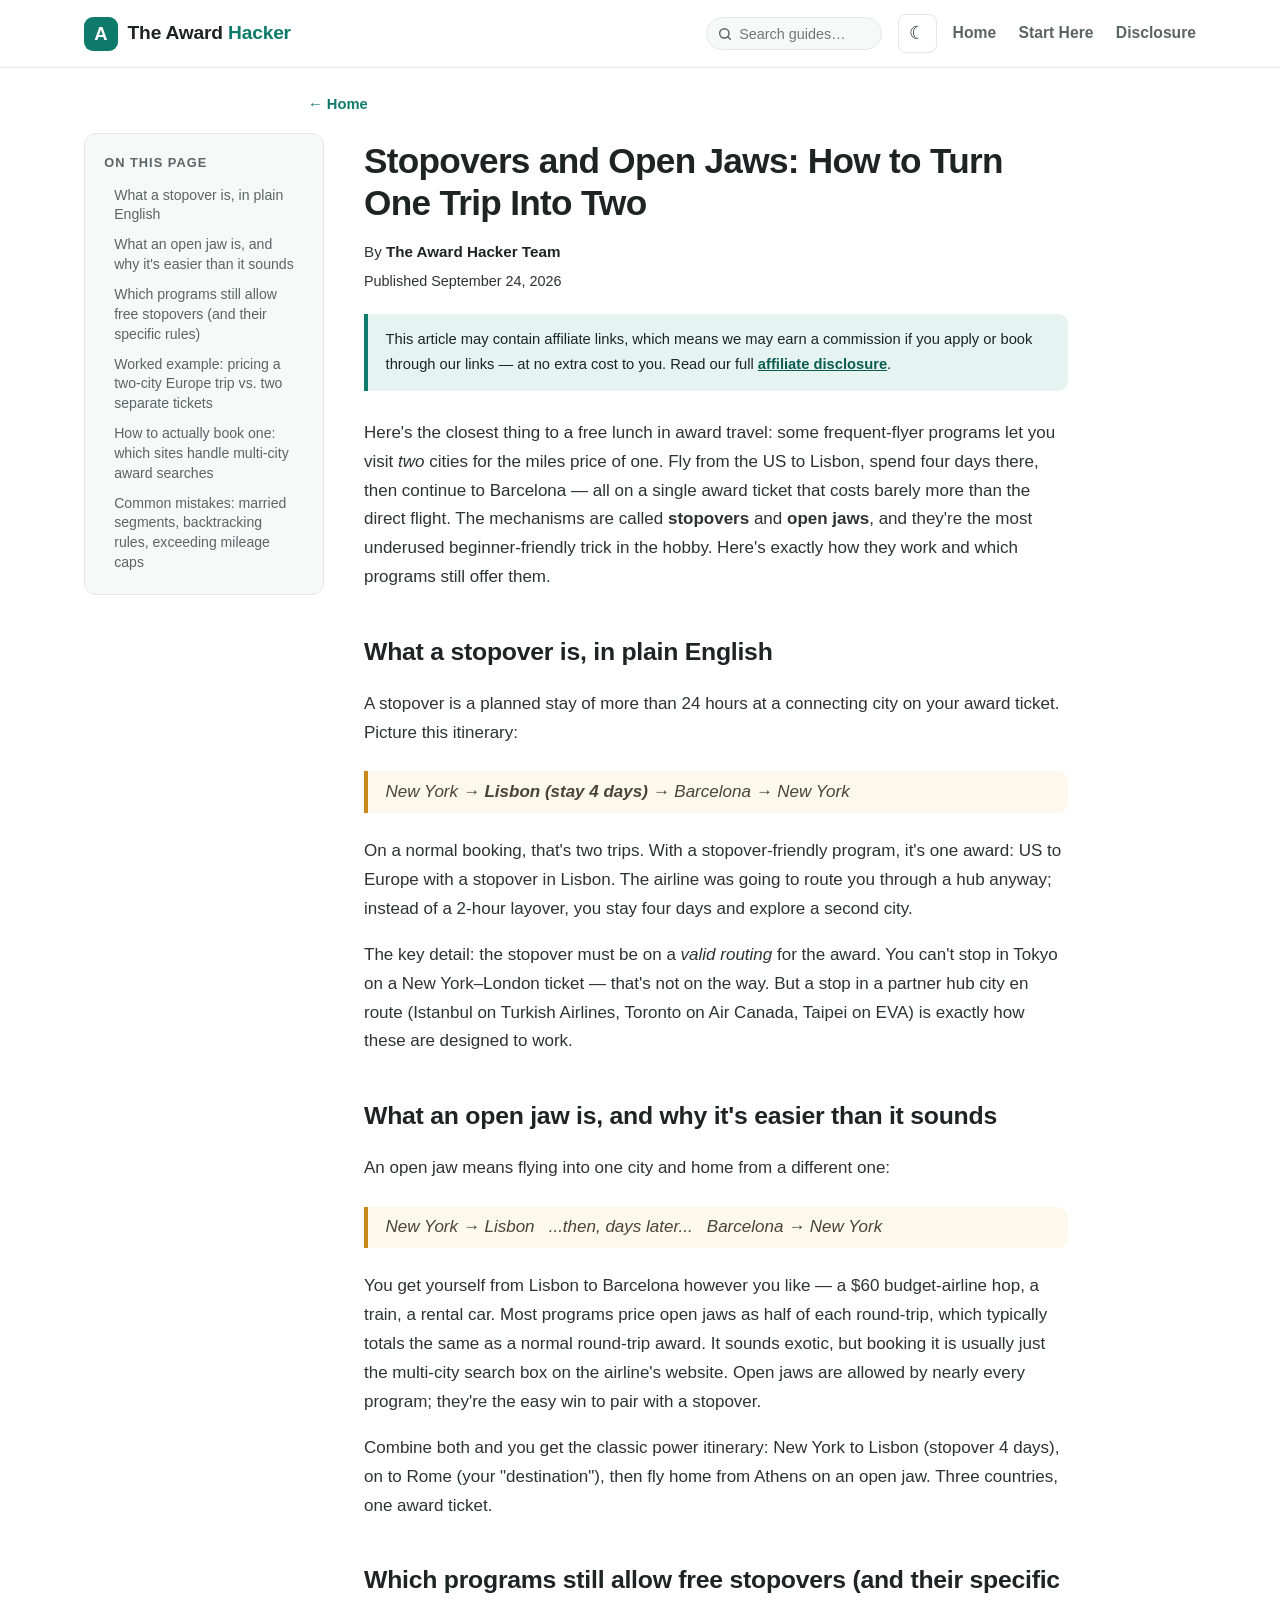
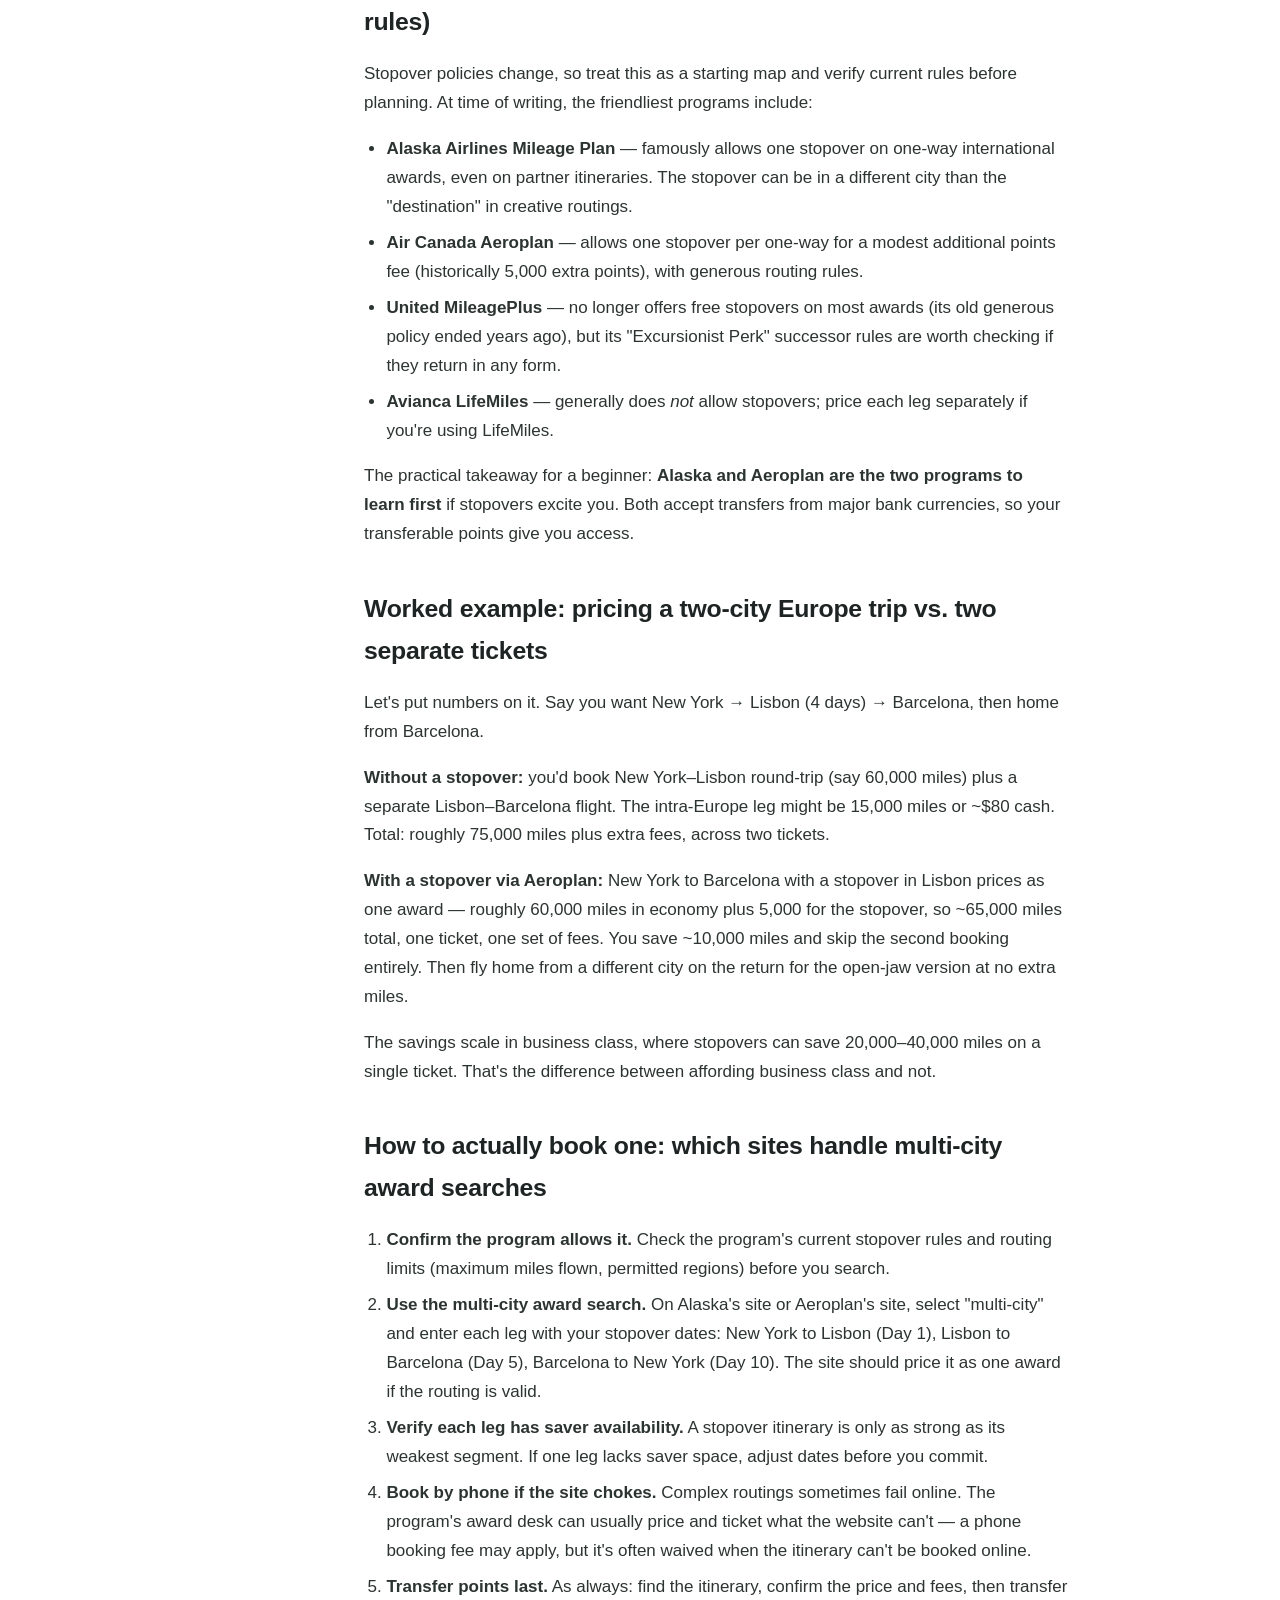
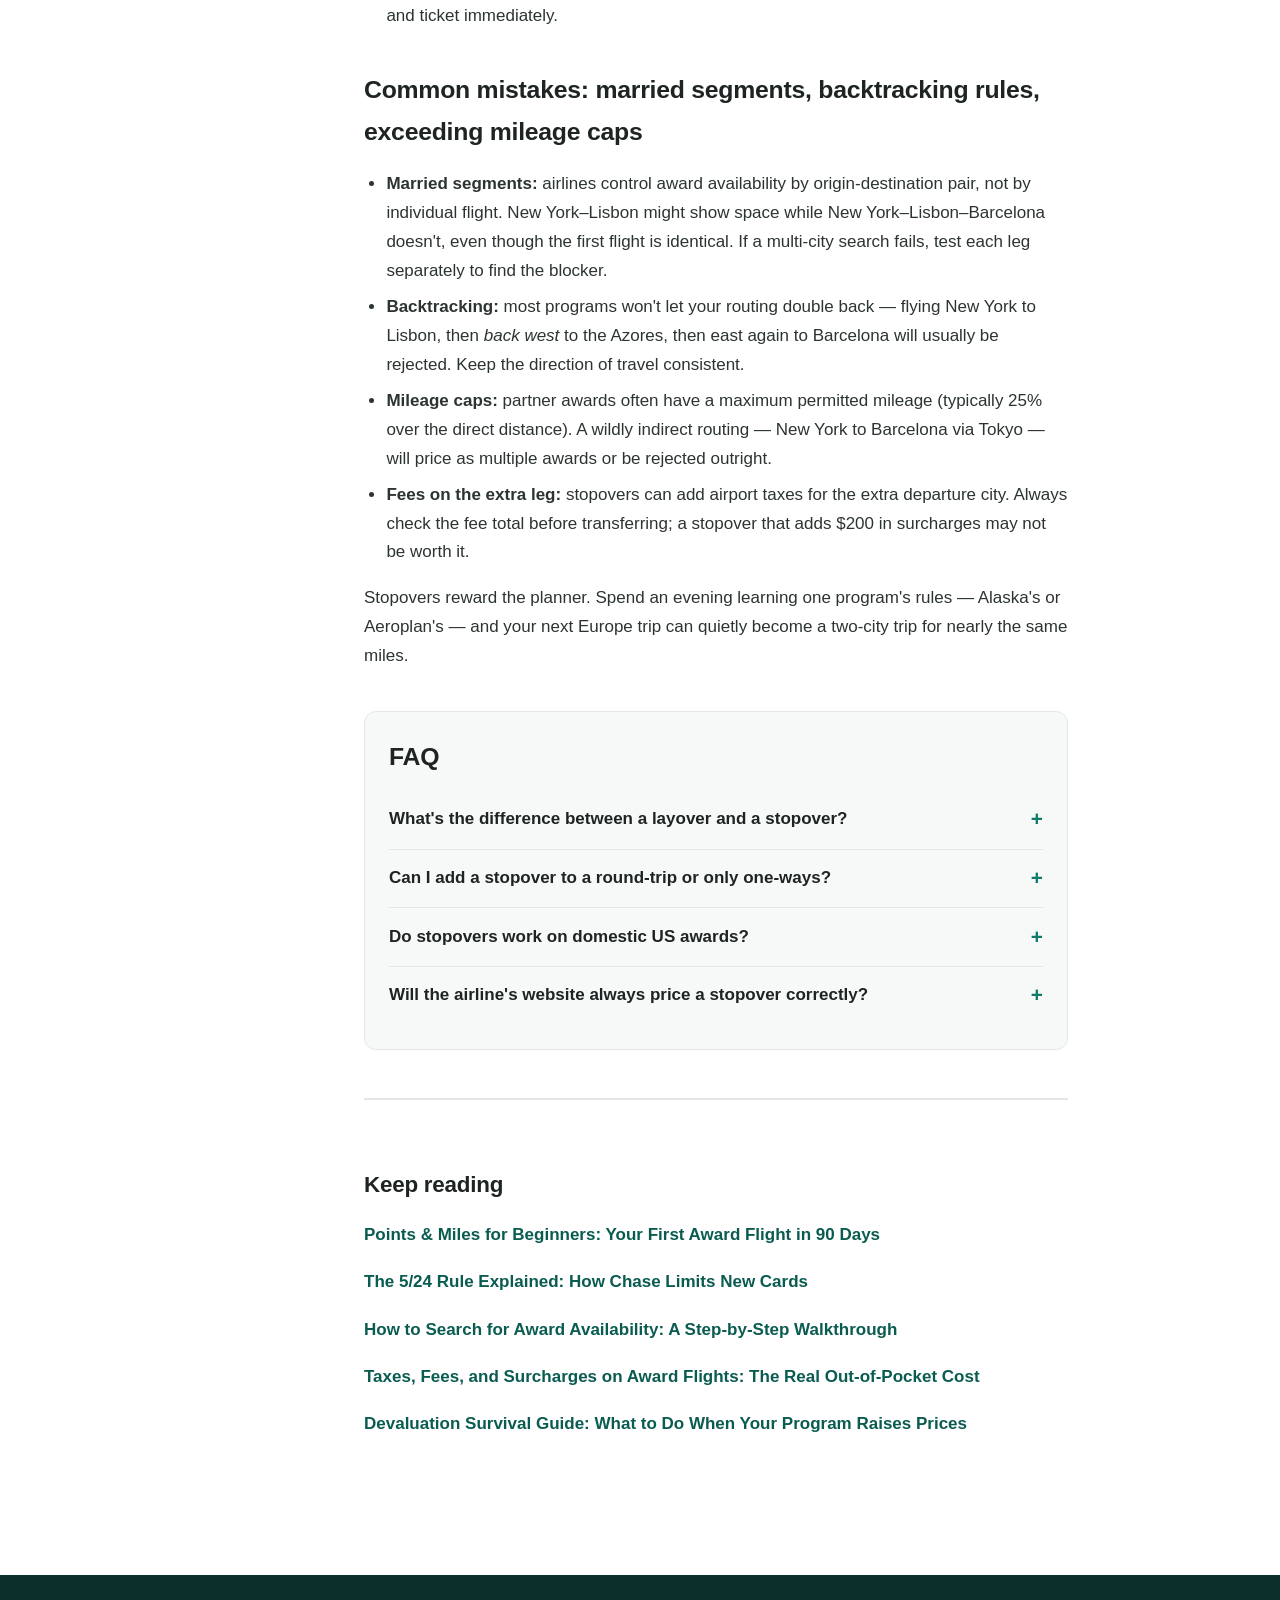
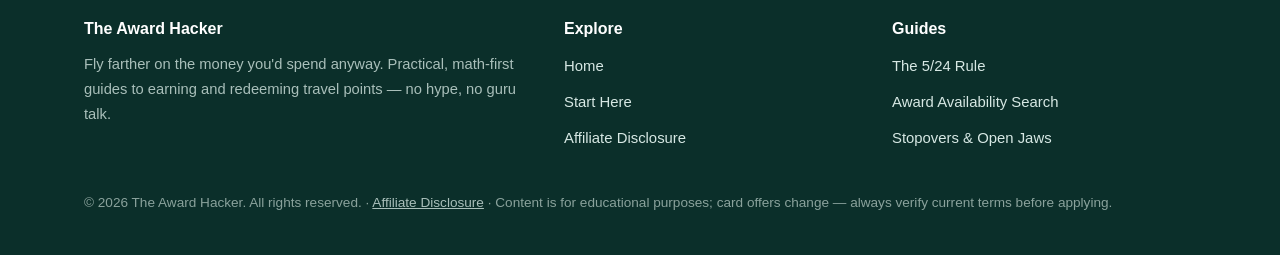
<file: articles/stopovers-and-open-jaws.html>
<!DOCTYPE html>
<html lang="en">
<head>
<meta charset="UTF-8">
<meta name="viewport" content="width=device-width, initial-scale=1.0">
<title>Stopovers and Open Jaws: How to Turn One Trip Into Two | The Award Hacker</title>
<meta name="description" content="Stopovers and open jaws let you add a free extra city to an award ticket. Learn which programs still allow them, see a worked two-city Europe pricing example, and book your first one.">
<link rel="canonical" href="https://budget-travel-points.pages.dev/articles/stopovers-and-open-jaws.html">
<meta property="og:url" content="https://budget-travel-points.pages.dev/articles/stopovers-and-open-jaws.html">
<meta property="og:title" content="Stopovers and Open Jaws: How to Turn One Trip Into Two">
<meta property="og:description" content="The most underused beginner-friendly award hack: add a free extra city to your ticket. Per-program rules, a worked example, and booking steps.">
<meta property="og:type" content="article">
<link rel="stylesheet" href="../styles.css">
<script>try{var t=localStorage.getItem("tah-theme");if(!t)t=matchMedia("(prefers-color-scheme: dark)").matches?"dark":"light";if(t==="dark")document.documentElement.dataset.theme="dark";}catch(e){}</script>
<!-- MEDIVAVINE/JOURNEY: paste ad network script here -->
<script type="application/ld+json">
{
  "@context": "https://schema.org",
  "@type": "Article",
  "headline": "Stopovers and Open Jaws: How to Turn One Trip Into Two",
  "description": "Stopovers and open jaws let you add a free extra city to an award ticket. Learn which programs still allow them, see a worked two-city Europe pricing example, and book your first one.",
  "author": {
    "@type": "Organization",
    "name": "The Award Hacker Team"
  },
  "publisher": {
    "@type": "Organization",
    "name": "The Award Hacker",
    "url": "https://budget-travel-points.pages.dev"
  },
  "datePublished": "2026-09-24",
  "dateModified": "2026-09-24",
  "mainEntityOfPage": {
    "@type": "WebPage",
    "@id": "https://budget-travel-points.pages.dev/articles/stopovers-and-open-jaws.html"
  }
}
</script>
</head>
<body>
<header class="site-header">
  <div class="nav-bar">
    <a class="brand" href="../index.html" aria-label="The Award Hacker home">
      <span class="brand-mark" aria-hidden="true">A</span>
      <span class="brand-name">The Award <span>Hacker</span></span>
    </a>
    <button class="nav-toggle" aria-label="Toggle navigation" aria-expanded="false" onclick="document.querySelector('.site-nav').classList.toggle('open');this.setAttribute('aria-expanded',document.querySelector('.site-nav').classList.contains('open'))">&#9776;</button>
    <nav class="site-nav" aria-label="Main navigation">
      <ul>
        <li><a href="../index.html">Home</a></li>
        <li><a href="points-miles-beginners-first-award-flight-90-days.html">Start Here</a></li>
        <li><a href="../disclosure.html">Disclosure</a></li>
      </ul>
    </nav>
  </div>
</header>

<nav class="crumbs" aria-label="Breadcrumb"><a href="../index.html">&larr; Home</a></nav>

<a class="skip-link" href="#main">Skip to content</a>
<main id="main">
<article class="prose">
  <h1>Stopovers and Open Jaws: How to Turn One Trip Into Two</h1>
  <p class="byline">By <strong>The Award Hacker Team</strong></p>
  <p class="pubdate">Published September 24, 2026</p>
  <div class="aff-notice">This article may contain affiliate links, which means we may earn a commission if you apply or book through our links &mdash; at no extra cost to you. Read our full <a href="../disclosure.html">affiliate disclosure</a>.</div>

  <p>Here's the closest thing to a free lunch in award travel: some frequent-flyer programs let you visit <em>two</em> cities for the miles price of one. Fly from the US to Lisbon, spend four days there, then continue to Barcelona &mdash; all on a single award ticket that costs barely more than the direct flight. The mechanisms are called <strong>stopovers</strong> and <strong>open jaws</strong>, and they're the most underused beginner-friendly trick in the hobby. Here's exactly how they work and which programs still offer them.</p>

  <h2>What a stopover is, in plain English</h2>
  <p>A stopover is a planned stay of more than 24 hours at a connecting city on your award ticket. Picture this itinerary:</p>
  <blockquote>New York &rarr; <strong>Lisbon (stay 4 days)</strong> &rarr; Barcelona &rarr; New York</blockquote>
  <p>On a normal booking, that's two trips. With a stopover-friendly program, it's one award: US to Europe with a stopover in Lisbon. The airline was going to route you through a hub anyway; instead of a 2-hour layover, you stay four days and explore a second city.</p>
  <p>The key detail: the stopover must be on a <em>valid routing</em> for the award. You can't stop in Tokyo on a New York&ndash;London ticket &mdash; that's not on the way. But a stop in a partner hub city en route (Istanbul on Turkish Airlines, Toronto on Air Canada, Taipei on EVA) is exactly how these are designed to work.</p>

  <h2>What an open jaw is, and why it's easier than it sounds</h2>
  <p>An open jaw means flying into one city and home from a different one:</p>
  <blockquote>New York &rarr; Lisbon &nbsp;&nbsp;...then, days later...&nbsp;&nbsp; Barcelona &rarr; New York</blockquote>
  <p>You get yourself from Lisbon to Barcelona however you like &mdash; a $60 budget-airline hop, a train, a rental car. Most programs price open jaws as half of each round-trip, which typically totals the same as a normal round-trip award. It sounds exotic, but booking it is usually just the multi-city search box on the airline's website. Open jaws are allowed by nearly every program; they're the easy win to pair with a stopover.</p>
  <p>Combine both and you get the classic power itinerary: New York to Lisbon (stopover 4 days), on to Rome (your "destination"), then fly home from Athens on an open jaw. Three countries, one award ticket.</p>

  <h2>Which programs still allow free stopovers (and their specific rules)</h2>
  <p>Stopover policies change, so treat this as a starting map and verify current rules before planning. At time of writing, the friendliest programs include:</p>
  <ul>
    <li><strong>Alaska Airlines Mileage Plan</strong> &mdash; famously allows one stopover on one-way international awards, even on partner itineraries. The stopover can be in a different city than the "destination" in creative routings.</li>
    <li><strong>Air Canada Aeroplan</strong> &mdash; allows one stopover per one-way for a modest additional points fee (historically 5,000 extra points), with generous routing rules.</li>
    <li><strong>United MileagePlus</strong> &mdash; no longer offers free stopovers on most awards (its old generous policy ended years ago), but its "Excursionist Perk" successor rules are worth checking if they return in any form.</li>
    <li><strong>Avianca LifeMiles</strong> &mdash; generally does <em>not</em> allow stopovers; price each leg separately if you're using LifeMiles.</li>
  </ul>
  <p>The practical takeaway for a beginner: <strong>Alaska and Aeroplan are the two programs to learn first</strong> if stopovers excite you. Both accept transfers from major bank currencies, so your transferable points give you access.</p>
  <!-- AFFILIATE: transferable-points card link — the bank currency that transfers to Alaska and Aeroplan is what enables this strategy; include annual fee, bonus, and minimum spend -->

  <h2>Worked example: pricing a two-city Europe trip vs. two separate tickets</h2>
  <p>Let's put numbers on it. Say you want New York &rarr; Lisbon (4 days) &rarr; Barcelona, then home from Barcelona.</p>
  <p><strong>Without a stopover:</strong> you'd book New York&ndash;Lisbon round-trip (say 60,000 miles) plus a separate Lisbon&ndash;Barcelona flight. The intra-Europe leg might be 15,000 miles or ~$80 cash. Total: roughly 75,000 miles plus extra fees, across two tickets.</p>
  <p><strong>With a stopover via Aeroplan:</strong> New York to Barcelona with a stopover in Lisbon prices as one award &mdash; roughly 60,000 miles in economy plus 5,000 for the stopover, so ~65,000 miles total, one ticket, one set of fees. You save ~10,000 miles and skip the second booking entirely. Then fly home from a different city on the return for the open-jaw version at no extra miles.</p>
  <p>The savings scale in business class, where stopovers can save 20,000&ndash;40,000 miles on a single ticket. That's the difference between affording business class and not.</p>

  <h2>How to actually book one: which sites handle multi-city award searches</h2>
  <ol>
    <li><strong>Confirm the program allows it.</strong> Check the program's current stopover rules and routing limits (maximum miles flown, permitted regions) before you search.</li>
    <li><strong>Use the multi-city award search.</strong> On Alaska's site or Aeroplan's site, select "multi-city" and enter each leg with your stopover dates: New York to Lisbon (Day 1), Lisbon to Barcelona (Day 5), Barcelona to New York (Day 10). The site should price it as one award if the routing is valid.</li>
    <li><strong>Verify each leg has saver availability.</strong> A stopover itinerary is only as strong as its weakest segment. If one leg lacks saver space, adjust dates before you commit.</li>
    <li><strong>Book by phone if the site chokes.</strong> Complex routings sometimes fail online. The program's award desk can usually price and ticket what the website can't &mdash; a phone booking fee may apply, but it's often waived when the itinerary can't be booked online.</li>
    <li><strong>Transfer points last.</strong> As always: find the itinerary, confirm the price and fees, then transfer and ticket immediately.</li>
  </ol>

  <h2>Common mistakes: married segments, backtracking rules, exceeding mileage caps</h2>
  <ul>
    <li><strong>Married segments:</strong> airlines control award availability by origin-destination pair, not by individual flight. New York&ndash;Lisbon might show space while New York&ndash;Lisbon&ndash;Barcelona doesn't, even though the first flight is identical. If a multi-city search fails, test each leg separately to find the blocker.</li>
    <li><strong>Backtracking:</strong> most programs won't let your routing double back &mdash; flying New York to Lisbon, then <em>back west</em> to the Azores, then east again to Barcelona will usually be rejected. Keep the direction of travel consistent.</li>
    <li><strong>Mileage caps:</strong> partner awards often have a maximum permitted mileage (typically 25% over the direct distance). A wildly indirect routing &mdash; New York to Barcelona via Tokyo &mdash; will price as multiple awards or be rejected outright.</li>
    <li><strong>Fees on the extra leg:</strong> stopovers can add airport taxes for the extra departure city. Always check the fee total before transferring; a stopover that adds $200 in surcharges may not be worth it.</li>
  </ul>
  <p>Stopovers reward the planner. Spend an evening learning one program's rules &mdash; Alaska's or Aeroplan's &mdash; and your next Europe trip can quietly become a two-city trip for nearly the same miles.</p>
  <!-- AFFILIATE: booking-platform link via Impact.com/CJ Affiliate for the paid positioning legs between stopover cities (budget airlines, trains) or hotels in the stopover city -->

  <div class="faq">
    <h2>FAQ</h2>
    <p><strong class="q">What's the difference between a layover and a stopover?</strong>
    A layover is under 24 hours (a connection); a stopover is a deliberate stay of 24+ hours that the program's rules must specifically allow on award tickets.</p>
    <p><strong class="q">Can I add a stopover to a round-trip or only one-ways?</strong>
    Depends on the program. Some allow stopovers on one-ways only; others on round-trips. Alaska's policy on one-way awards is the most flexible for beginners stacking stopovers.</p>
    <p><strong class="q">Do stopovers work on domestic US awards?</strong>
    Rarely &mdash; stopover perks are overwhelmingly an international-award feature. For domestic trips, open jaws are the more useful tool.</p>
    <p><strong class="q">Will the airline's website always price a stopover correctly?</strong>
    Not always. If multi-city search fails on a routing the rules should allow, call the award desk &mdash; phone agents can often ticket what the site can't.</p>
  </div>

  <section class="keep-reading">
    <h2>Keep reading</h2>
    <ul>
      <li><a href="points-miles-beginners-first-award-flight-90-days.html">Points &amp; Miles for Beginners: Your First Award Flight in 90 Days</a></li>
      <li><a href="the-524-rule-explained.html">The 5/24 Rule Explained: How Chase Limits New Cards</a></li>
      <li><a href="how-to-search-award-availability.html">How to Search for Award Availability: A Step-by-Step Walkthrough</a></li>
      <li><a href="taxes-fees-surcharges-award-flights.html">Taxes, Fees, and Surcharges on Award Flights: The Real Out-of-Pocket Cost</a></li>
      <li><a href="devaluation-survival-guide.html">Devaluation Survival Guide: What to Do When Your Program Raises Prices</a></li>
    </ul>
  </section>
</article>
</main>

<footer class="site-footer">
  <div class="footer-inner">
    <div>
      <h3>The Award Hacker</h3>
      <p>Fly farther on the money you'd spend anyway. Practical, math-first guides to earning and redeeming travel points &mdash; no hype, no guru talk.</p>
    </div>
    <div>
      <h3>Explore</h3>
      <ul>
        <li><a href="../index.html">Home</a></li>
        <li><a href="points-miles-beginners-first-award-flight-90-days.html">Start Here</a></li>
        <li><a href="../disclosure.html">Affiliate Disclosure</a></li>
      </ul>
    </div>
    <div>
      <h3>Guides</h3>
      <ul>
        <li><a href="the-524-rule-explained.html">The 5/24 Rule</a></li>
        <li><a href="how-to-search-award-availability.html">Award Availability Search</a></li>
        <li><a href="stopovers-and-open-jaws.html">Stopovers &amp; Open Jaws</a></li>
      </ul>
    </div>
  </div>
  <div class="footer-legal">
    <p>&copy; 2026 The Award Hacker. All rights reserved. &middot; <a href="../disclosure.html">Affiliate Disclosure</a> &middot; Content is for educational purposes; card offers change &mdash; always verify current terms before applying.</p>
  </div>
</footer>
<script src="../assets/site.js" defer></script>
</body>
</html>
</file>
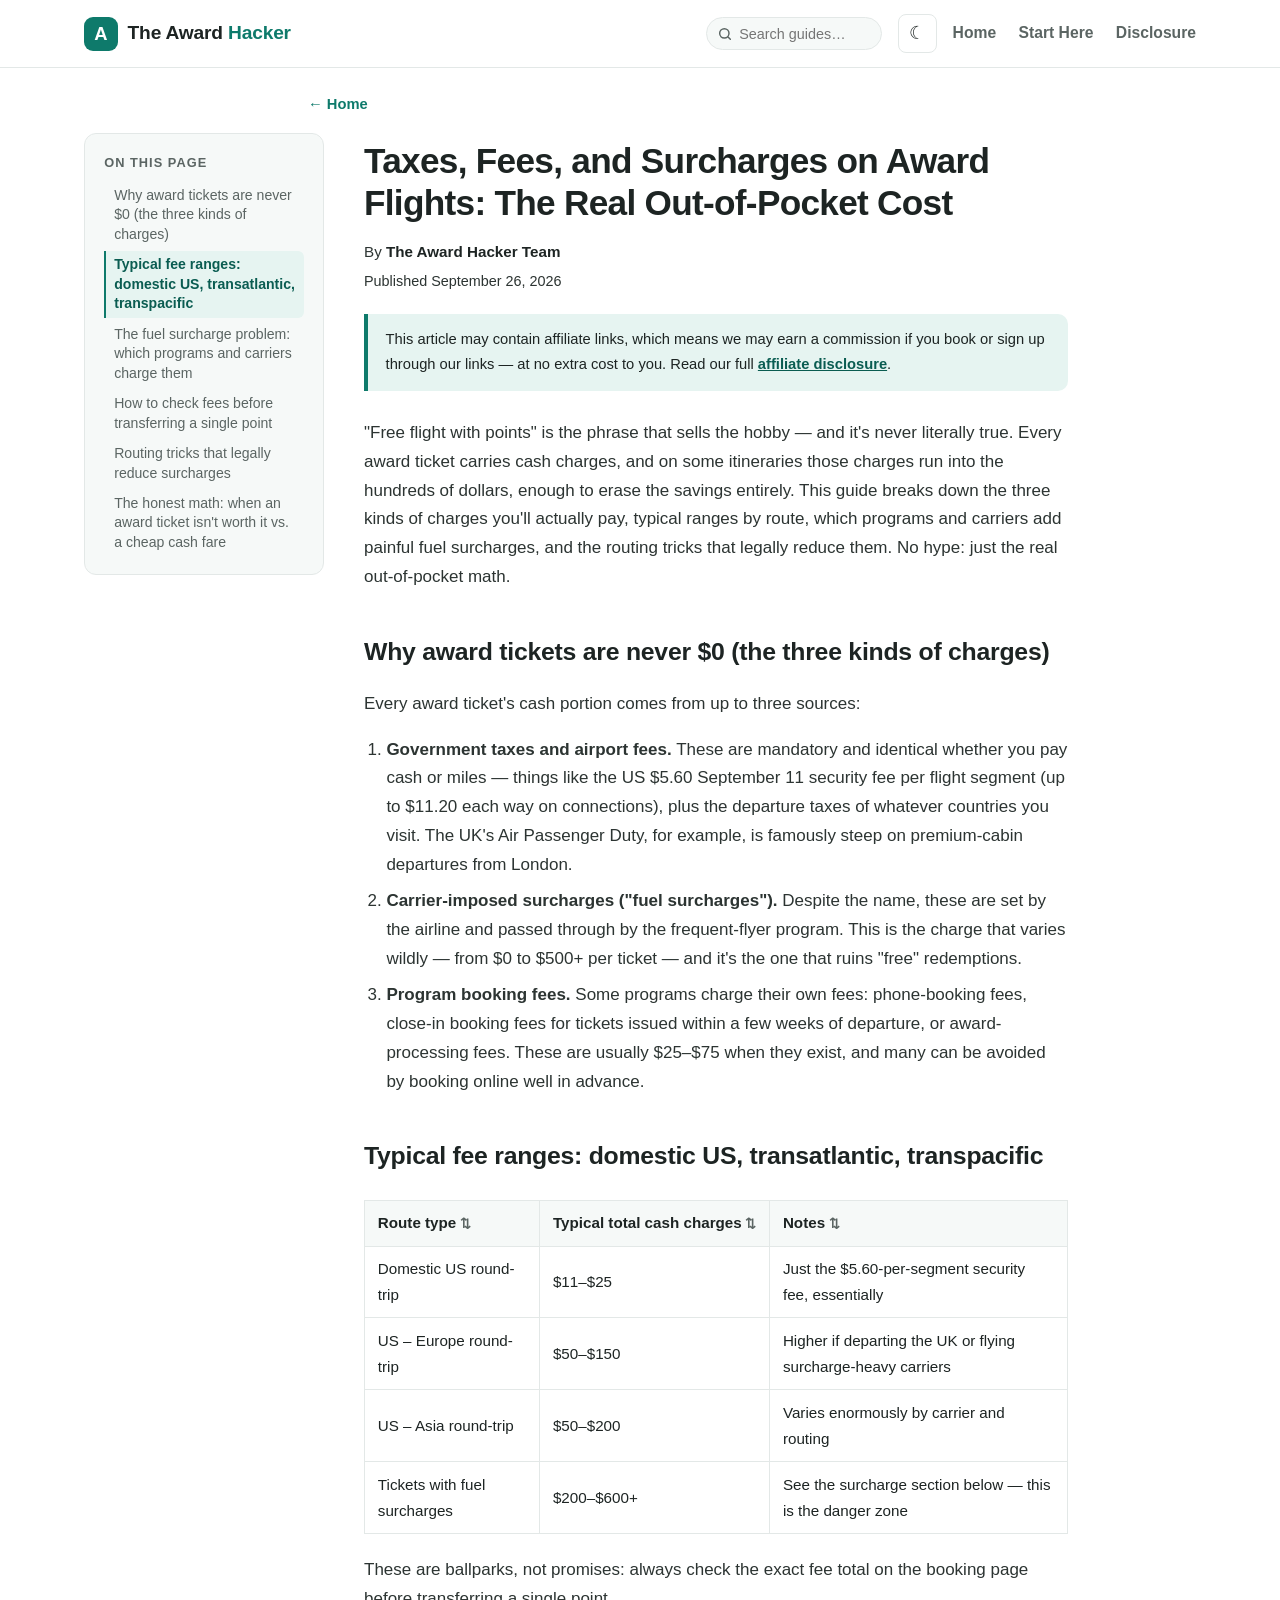
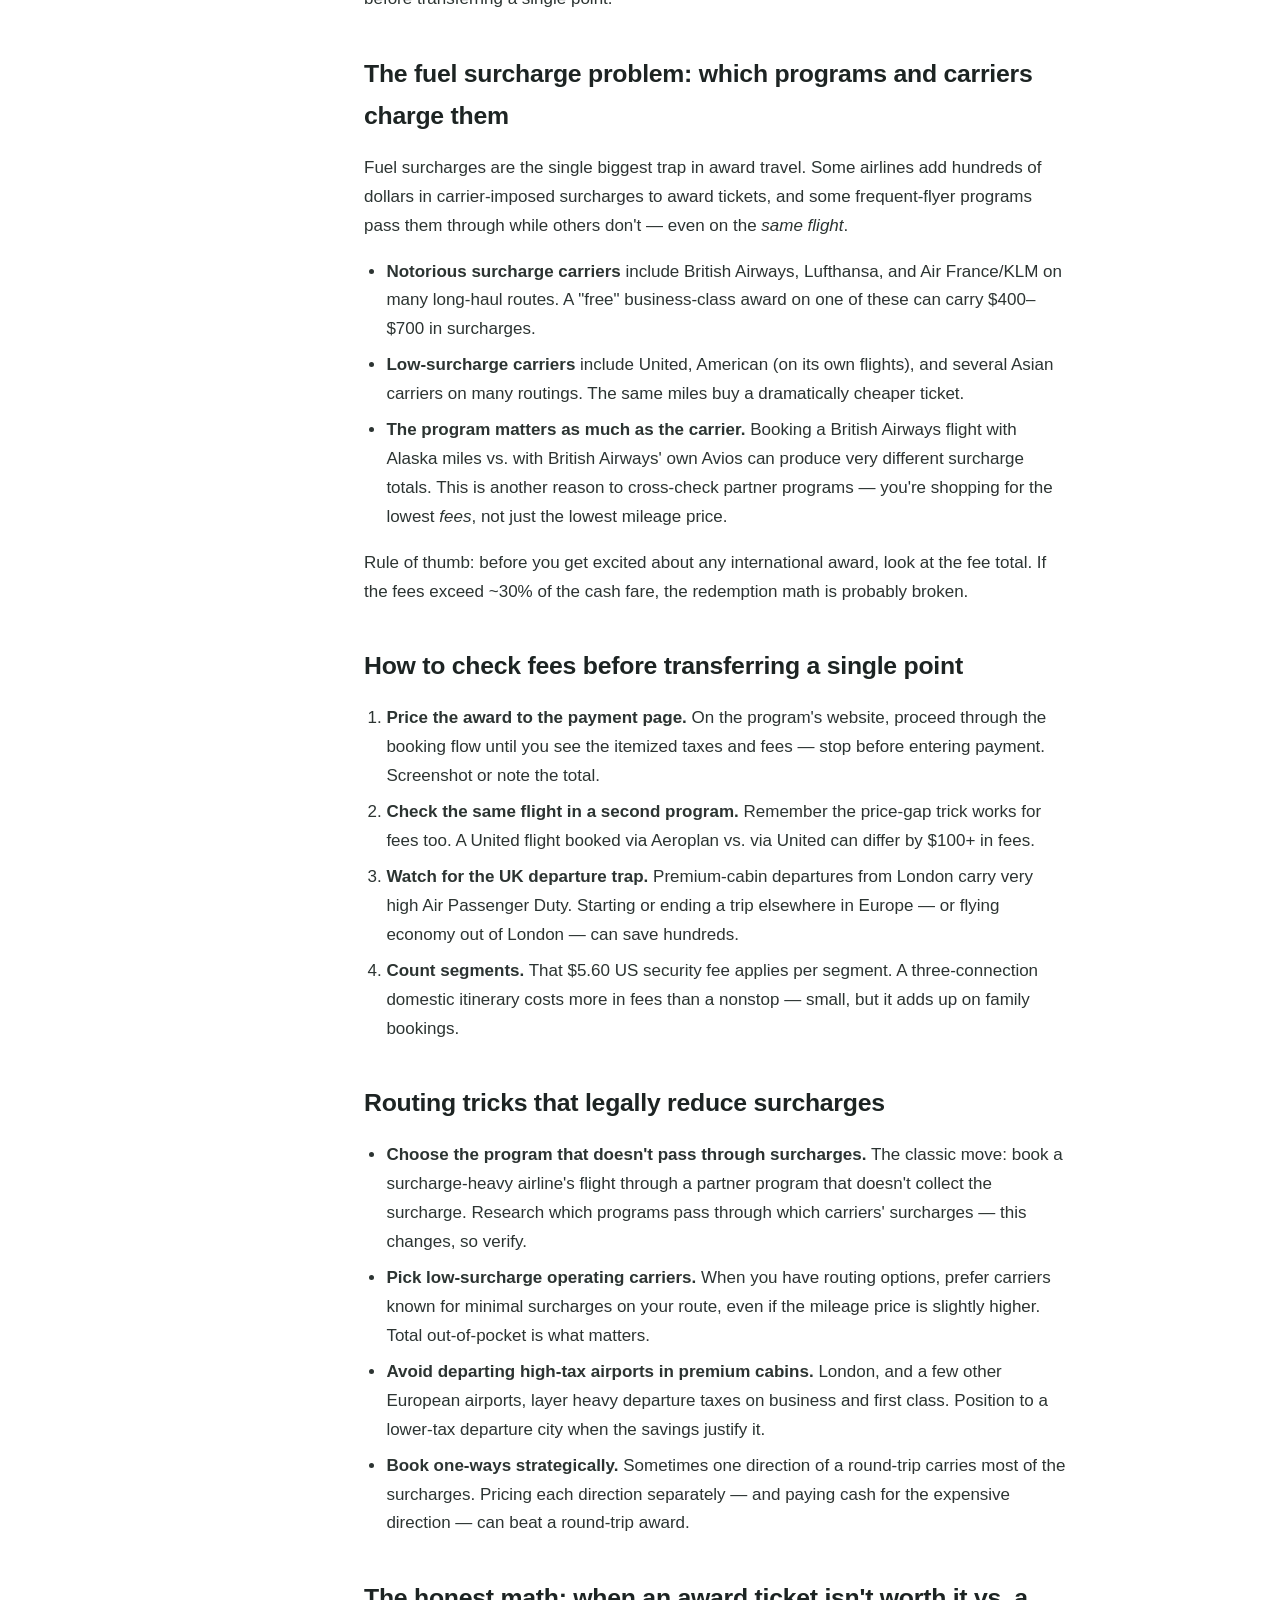
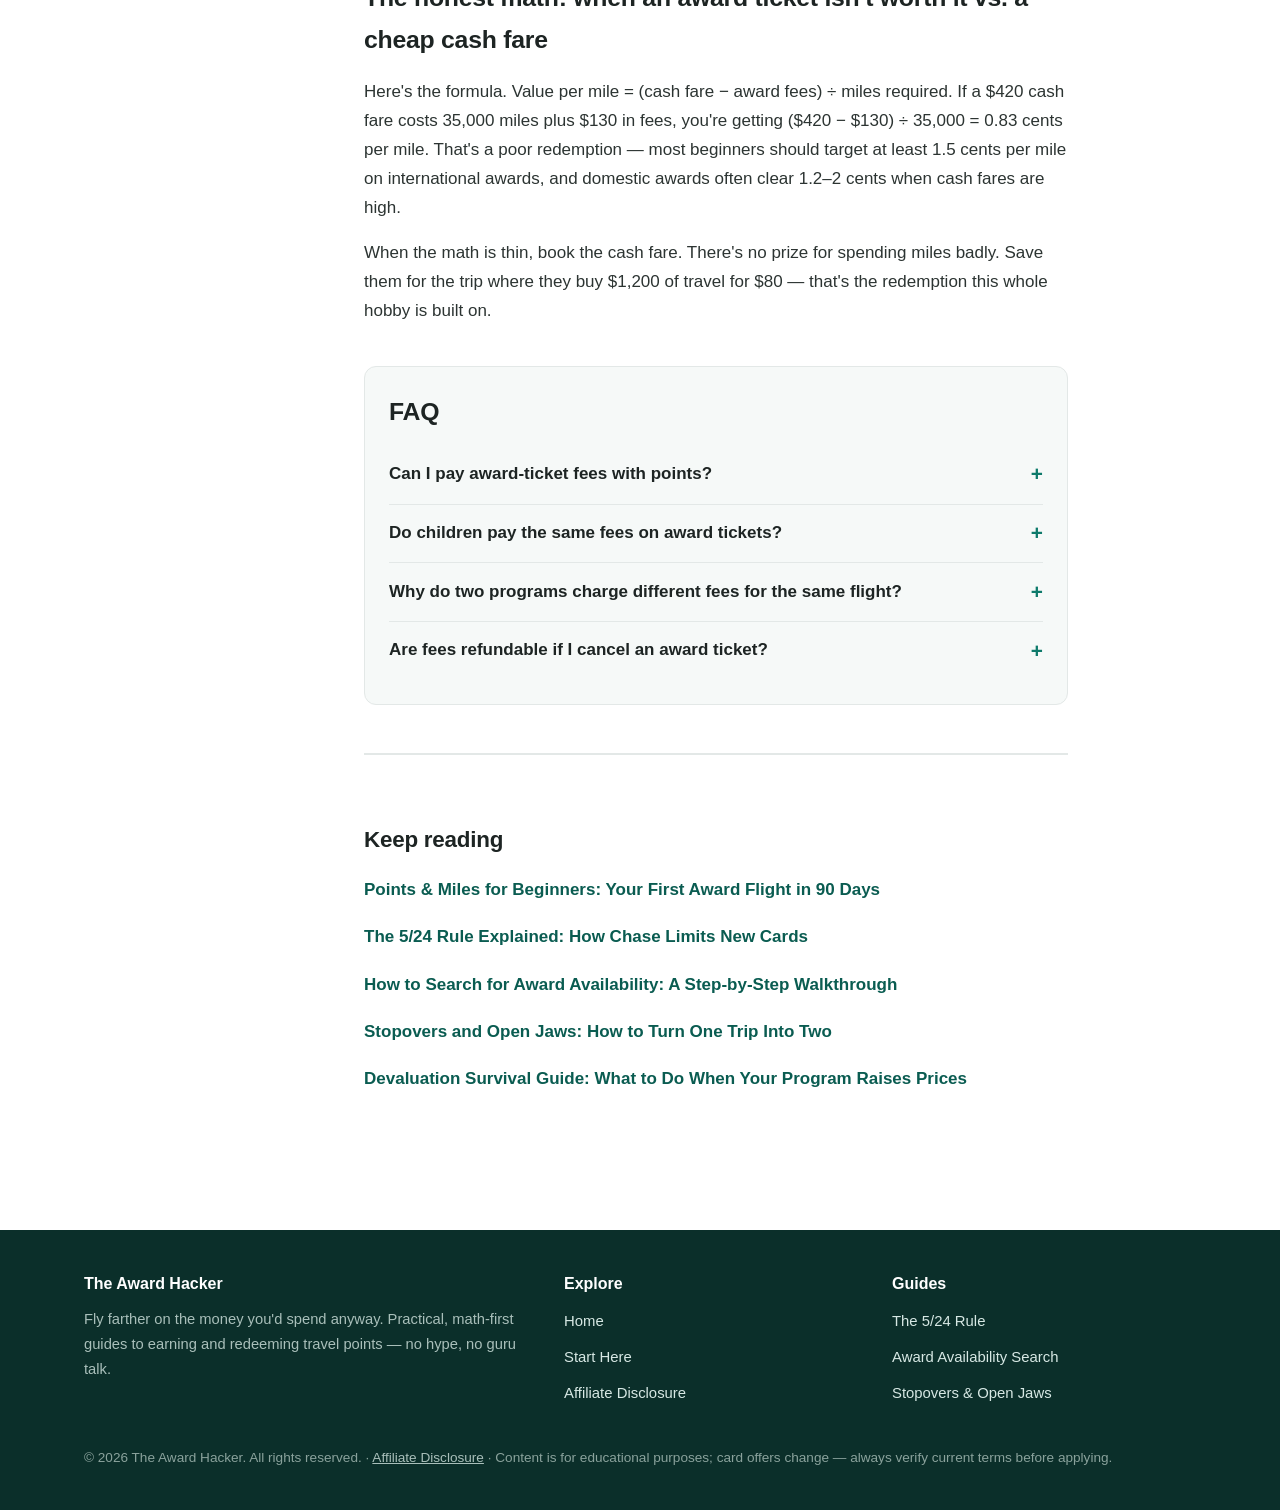
<file: articles/taxes-fees-surcharges-award-flights.html>
<!DOCTYPE html>
<html lang="en">
<head>
<meta charset="UTF-8">
<meta name="viewport" content="width=device-width, initial-scale=1.0">
<title>Taxes, Fees, and Surcharges on Award Flights: The Real Out-of-Pocket Cost | The Award Hacker</title>
<meta name="description" content="Award tickets are never $0. A program-by-program breakdown of taxes, fees, and fuel surcharges on award flights — typical ranges, which carriers charge them, and routing tricks to reduce them.">
<link rel="canonical" href="https://budget-travel-points.pages.dev/articles/taxes-fees-surcharges-award-flights.html">
<meta property="og:url" content="https://budget-travel-points.pages.dev/articles/taxes-fees-surcharges-award-flights.html">
<meta property="og:title" content="Taxes, Fees, and Surcharges on Award Flights: The Real Out-of-Pocket Cost">
<meta property="og:description" content="The antidote to 'free travel' hype: what award tickets actually cost in cash, which programs add fuel surcharges, and when an award isn't worth it.">
<meta property="og:type" content="article">
<link rel="stylesheet" href="../styles.css">
<script>try{var t=localStorage.getItem("tah-theme");if(!t)t=matchMedia("(prefers-color-scheme: dark)").matches?"dark":"light";if(t==="dark")document.documentElement.dataset.theme="dark";}catch(e){}</script>
<!-- MEDIVAVINE/JOURNEY: paste ad network script here -->
<script type="application/ld+json">
{
  "@context": "https://schema.org",
  "@type": "Article",
  "headline": "Taxes, Fees, and Surcharges on Award Flights: The Real Out-of-Pocket Cost",
  "description": "Award tickets are never $0. A program-by-program breakdown of taxes, fees, and fuel surcharges on award flights \u2014 typical ranges, which carriers charge them, and routing tricks to reduce them.",
  "author": {
    "@type": "Organization",
    "name": "The Award Hacker Team"
  },
  "publisher": {
    "@type": "Organization",
    "name": "The Award Hacker",
    "url": "https://budget-travel-points.pages.dev"
  },
  "datePublished": "2026-09-26",
  "dateModified": "2026-09-26",
  "mainEntityOfPage": {
    "@type": "WebPage",
    "@id": "https://budget-travel-points.pages.dev/articles/taxes-fees-surcharges-award-flights.html"
  }
}
</script>
</head>
<body>
<header class="site-header">
  <div class="nav-bar">
    <a class="brand" href="../index.html" aria-label="The Award Hacker home">
      <span class="brand-mark" aria-hidden="true">A</span>
      <span class="brand-name">The Award <span>Hacker</span></span>
    </a>
    <button class="nav-toggle" aria-label="Toggle navigation" aria-expanded="false" onclick="document.querySelector('.site-nav').classList.toggle('open');this.setAttribute('aria-expanded',document.querySelector('.site-nav').classList.contains('open'))">&#9776;</button>
    <nav class="site-nav" aria-label="Main navigation">
      <ul>
        <li><a href="../index.html">Home</a></li>
        <li><a href="points-miles-beginners-first-award-flight-90-days.html">Start Here</a></li>
        <li><a href="../disclosure.html">Disclosure</a></li>
      </ul>
    </nav>
  </div>
</header>

<nav class="crumbs" aria-label="Breadcrumb"><a href="../index.html">&larr; Home</a></nav>

<a class="skip-link" href="#main">Skip to content</a>
<main id="main">
<article class="prose">
  <h1>Taxes, Fees, and Surcharges on Award Flights: The Real Out-of-Pocket Cost</h1>
  <p class="byline">By <strong>The Award Hacker Team</strong></p>
  <p class="pubdate">Published September 26, 2026</p>
  <div class="aff-notice">This article may contain affiliate links, which means we may earn a commission if you book or sign up through our links &mdash; at no extra cost to you. Read our full <a href="../disclosure.html">affiliate disclosure</a>.</div>

  <p>"Free flight with points" is the phrase that sells the hobby &mdash; and it's never literally true. Every award ticket carries cash charges, and on some itineraries those charges run into the hundreds of dollars, enough to erase the savings entirely. This guide breaks down the three kinds of charges you'll actually pay, typical ranges by route, which programs and carriers add painful fuel surcharges, and the routing tricks that legally reduce them. No hype: just the real out-of-pocket math.</p>

  <h2>Why award tickets are never $0 (the three kinds of charges)</h2>
  <p>Every award ticket's cash portion comes from up to three sources:</p>
  <ol>
    <li><strong>Government taxes and airport fees.</strong> These are mandatory and identical whether you pay cash or miles &mdash; things like the US $5.60 September 11 security fee per flight segment (up to $11.20 each way on connections), plus the departure taxes of whatever countries you visit. The UK's Air Passenger Duty, for example, is famously steep on premium-cabin departures from London.</li>
    <li><strong>Carrier-imposed surcharges ("fuel surcharges").</strong> Despite the name, these are set by the airline and passed through by the frequent-flyer program. This is the charge that varies wildly &mdash; from $0 to $500+ per ticket &mdash; and it's the one that ruins "free" redemptions.</li>
    <li><strong>Program booking fees.</strong> Some programs charge their own fees: phone-booking fees, close-in booking fees for tickets issued within a few weeks of departure, or award-processing fees. These are usually $25&ndash;$75 when they exist, and many can be avoided by booking online well in advance.</li>
  </ol>

  <h2>Typical fee ranges: domestic US, transatlantic, transpacific</h2>
  <table>
    <tr><th>Route type</th><th>Typical total cash charges</th><th>Notes</th></tr>
    <tr><td>Domestic US round-trip</td><td>$11&ndash;$25</td><td>Just the $5.60-per-segment security fee, essentially</td></tr>
    <tr><td>US &ndash; Europe round-trip</td><td>$50&ndash;$150</td><td>Higher if departing the UK or flying surcharge-heavy carriers</td></tr>
    <tr><td>US &ndash; Asia round-trip</td><td>$50&ndash;$200</td><td>Varies enormously by carrier and routing</td></tr>
    <tr><td>Tickets with fuel surcharges</td><td>$200&ndash;$600+</td><td>See the surcharge section below &mdash; this is the danger zone</td></tr>
  </table>
  <p>These are ballparks, not promises: always check the exact fee total on the booking page before transferring a single point.</p>

  <h2>The fuel surcharge problem: which programs and carriers charge them</h2>
  <p>Fuel surcharges are the single biggest trap in award travel. Some airlines add hundreds of dollars in carrier-imposed surcharges to award tickets, and some frequent-flyer programs pass them through while others don't &mdash; even on the <em>same flight</em>.</p>
  <ul>
    <li><strong>Notorious surcharge carriers</strong> include British Airways, Lufthansa, and Air France/KLM on many long-haul routes. A "free" business-class award on one of these can carry $400&ndash;$700 in surcharges.</li>
    <li><strong>Low-surcharge carriers</strong> include United, American (on its own flights), and several Asian carriers on many routings. The same miles buy a dramatically cheaper ticket.</li>
    <li><strong>The program matters as much as the carrier.</strong> Booking a British Airways flight with Alaska miles vs. with British Airways' own Avios can produce very different surcharge totals. This is another reason to cross-check partner programs &mdash; you're shopping for the lowest <em>fees</em>, not just the lowest mileage price.</li>
  </ul>
  <p>Rule of thumb: before you get excited about any international award, look at the fee total. If the fees exceed ~30% of the cash fare, the redemption math is probably broken.</p>
  <!-- AFFILIATE: cash-fare comparison via booking affiliate link (Impact.com/CJ) — readers should compare the cash fare against miles + fees before deciding -->

  <h2>How to check fees before transferring a single point</h2>
  <ol>
    <li><strong>Price the award to the payment page.</strong> On the program's website, proceed through the booking flow until you see the itemized taxes and fees &mdash; stop before entering payment. Screenshot or note the total.</li>
    <li><strong>Check the same flight in a second program.</strong> Remember the price-gap trick works for fees too. A United flight booked via Aeroplan vs. via United can differ by $100+ in fees.</li>
    <li><strong>Watch for the UK departure trap.</strong> Premium-cabin departures from London carry very high Air Passenger Duty. Starting or ending a trip elsewhere in Europe &mdash; or flying economy out of London &mdash; can save hundreds.</li>
    <li><strong>Count segments.</strong> That $5.60 US security fee applies per segment. A three-connection domestic itinerary costs more in fees than a nonstop &mdash; small, but it adds up on family bookings.</li>
  </ol>

  <h2>Routing tricks that legally reduce surcharges</h2>
  <ul>
    <li><strong>Choose the program that doesn't pass through surcharges.</strong> The classic move: book a surcharge-heavy airline's flight through a partner program that doesn't collect the surcharge. Research which programs pass through which carriers' surcharges &mdash; this changes, so verify.</li>
    <li><strong>Pick low-surcharge operating carriers.</strong> When you have routing options, prefer carriers known for minimal surcharges on your route, even if the mileage price is slightly higher. Total out-of-pocket is what matters.</li>
    <li><strong>Avoid departing high-tax airports in premium cabins.</strong> London, and a few other European airports, layer heavy departure taxes on business and first class. Position to a lower-tax departure city when the savings justify it.</li>
    <li><strong>Book one-ways strategically.</strong> Sometimes one direction of a round-trip carries most of the surcharges. Pricing each direction separately &mdash; and paying cash for the expensive direction &mdash; can beat a round-trip award.</li>
  </ul>

  <h2>The honest math: when an award ticket isn't worth it vs. a cheap cash fare</h2>
  <p>Here's the formula. Value per mile = (cash fare &minus; award fees) &divide; miles required. If a $420 cash fare costs 35,000 miles plus $130 in fees, you're getting ($420 &minus; $130) &divide; 35,000 = 0.83 cents per mile. That's a poor redemption &mdash; most beginners should target at least 1.5 cents per mile on international awards, and domestic awards often clear 1.2&ndash;2 cents when cash fares are high.</p>
  <p>When the math is thin, book the cash fare. There's no prize for spending miles badly. Save them for the trip where they buy $1,200 of travel for $80 &mdash; that's the redemption this whole hobby is built on.</p>
  <!-- AFFILIATE: travel insurance link — readers pricing real trips with real out-of-pocket costs are close to booking and should protect the cash portion of the trip -->

  <div class="faq">
    <h2>FAQ</h2>
    <p><strong class="q">Can I pay award-ticket fees with points?</strong>
    Generally no &mdash; taxes and fees must be paid in cash (on a credit card, which at least earns points on the purchase). A few programs allow points-plus-cash, but the exchange rate is usually poor.</p>
    <p><strong class="q">Do children pay the same fees on award tickets?</strong>
    Mostly yes for taxes and surcharges; lap infants on international itineraries often pay 10% of the adult cash fare plus taxes, which can be surprisingly expensive &mdash; price it before assuming it's cheap.</p>
    <p><strong class="q">Why do two programs charge different fees for the same flight?</strong>
    Because carrier-imposed surcharges are passed through at each program's discretion, and each program adds its own booking fees (or doesn't). Always comparison-shop the fee total, not just the mileage price.</p>
    <p><strong class="q">Are fees refundable if I cancel an award ticket?</strong>
    Usually yes, minus any program cancellation or redeposit fee &mdash; but policies vary widely. Check the program's cancellation terms before booking, especially on speculative itineraries.</p>
  </div>

  <section class="keep-reading">
    <h2>Keep reading</h2>
    <ul>
      <li><a href="points-miles-beginners-first-award-flight-90-days.html">Points &amp; Miles for Beginners: Your First Award Flight in 90 Days</a></li>
      <li><a href="the-524-rule-explained.html">The 5/24 Rule Explained: How Chase Limits New Cards</a></li>
      <li><a href="how-to-search-award-availability.html">How to Search for Award Availability: A Step-by-Step Walkthrough</a></li>
      <li><a href="stopovers-and-open-jaws.html">Stopovers and Open Jaws: How to Turn One Trip Into Two</a></li>
      <li><a href="devaluation-survival-guide.html">Devaluation Survival Guide: What to Do When Your Program Raises Prices</a></li>
    </ul>
  </section>
</article>
</main>

<footer class="site-footer">
  <div class="footer-inner">
    <div>
      <h3>The Award Hacker</h3>
      <p>Fly farther on the money you'd spend anyway. Practical, math-first guides to earning and redeeming travel points &mdash; no hype, no guru talk.</p>
    </div>
    <div>
      <h3>Explore</h3>
      <ul>
        <li><a href="../index.html">Home</a></li>
        <li><a href="points-miles-beginners-first-award-flight-90-days.html">Start Here</a></li>
        <li><a href="../disclosure.html">Affiliate Disclosure</a></li>
      </ul>
    </div>
    <div>
      <h3>Guides</h3>
      <ul>
        <li><a href="the-524-rule-explained.html">The 5/24 Rule</a></li>
        <li><a href="how-to-search-award-availability.html">Award Availability Search</a></li>
        <li><a href="stopovers-and-open-jaws.html">Stopovers &amp; Open Jaws</a></li>
      </ul>
    </div>
  </div>
  <div class="footer-legal">
    <p>&copy; 2026 The Award Hacker. All rights reserved. &middot; <a href="../disclosure.html">Affiliate Disclosure</a> &middot; Content is for educational purposes; card offers change &mdash; always verify current terms before applying.</p>
  </div>
</footer>
<script src="../assets/site.js" defer></script>
</body>
</html>
</file>
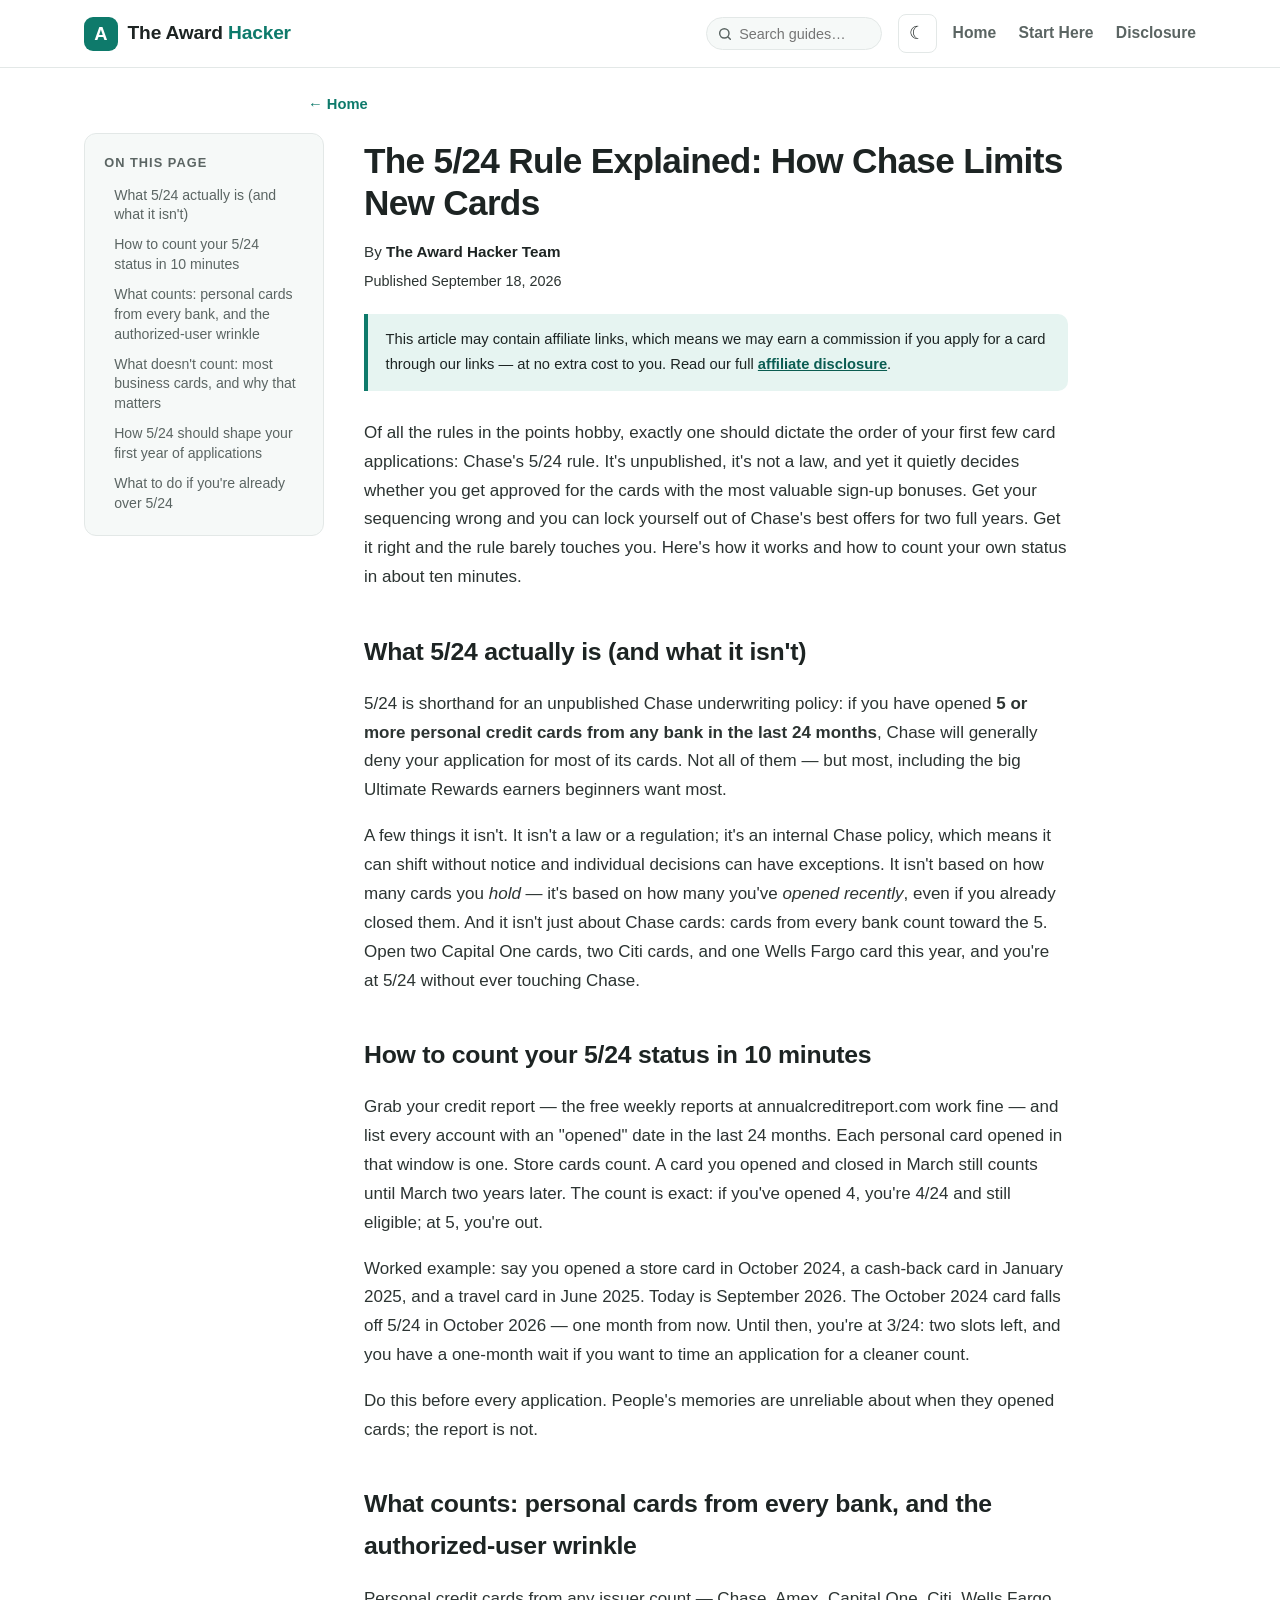
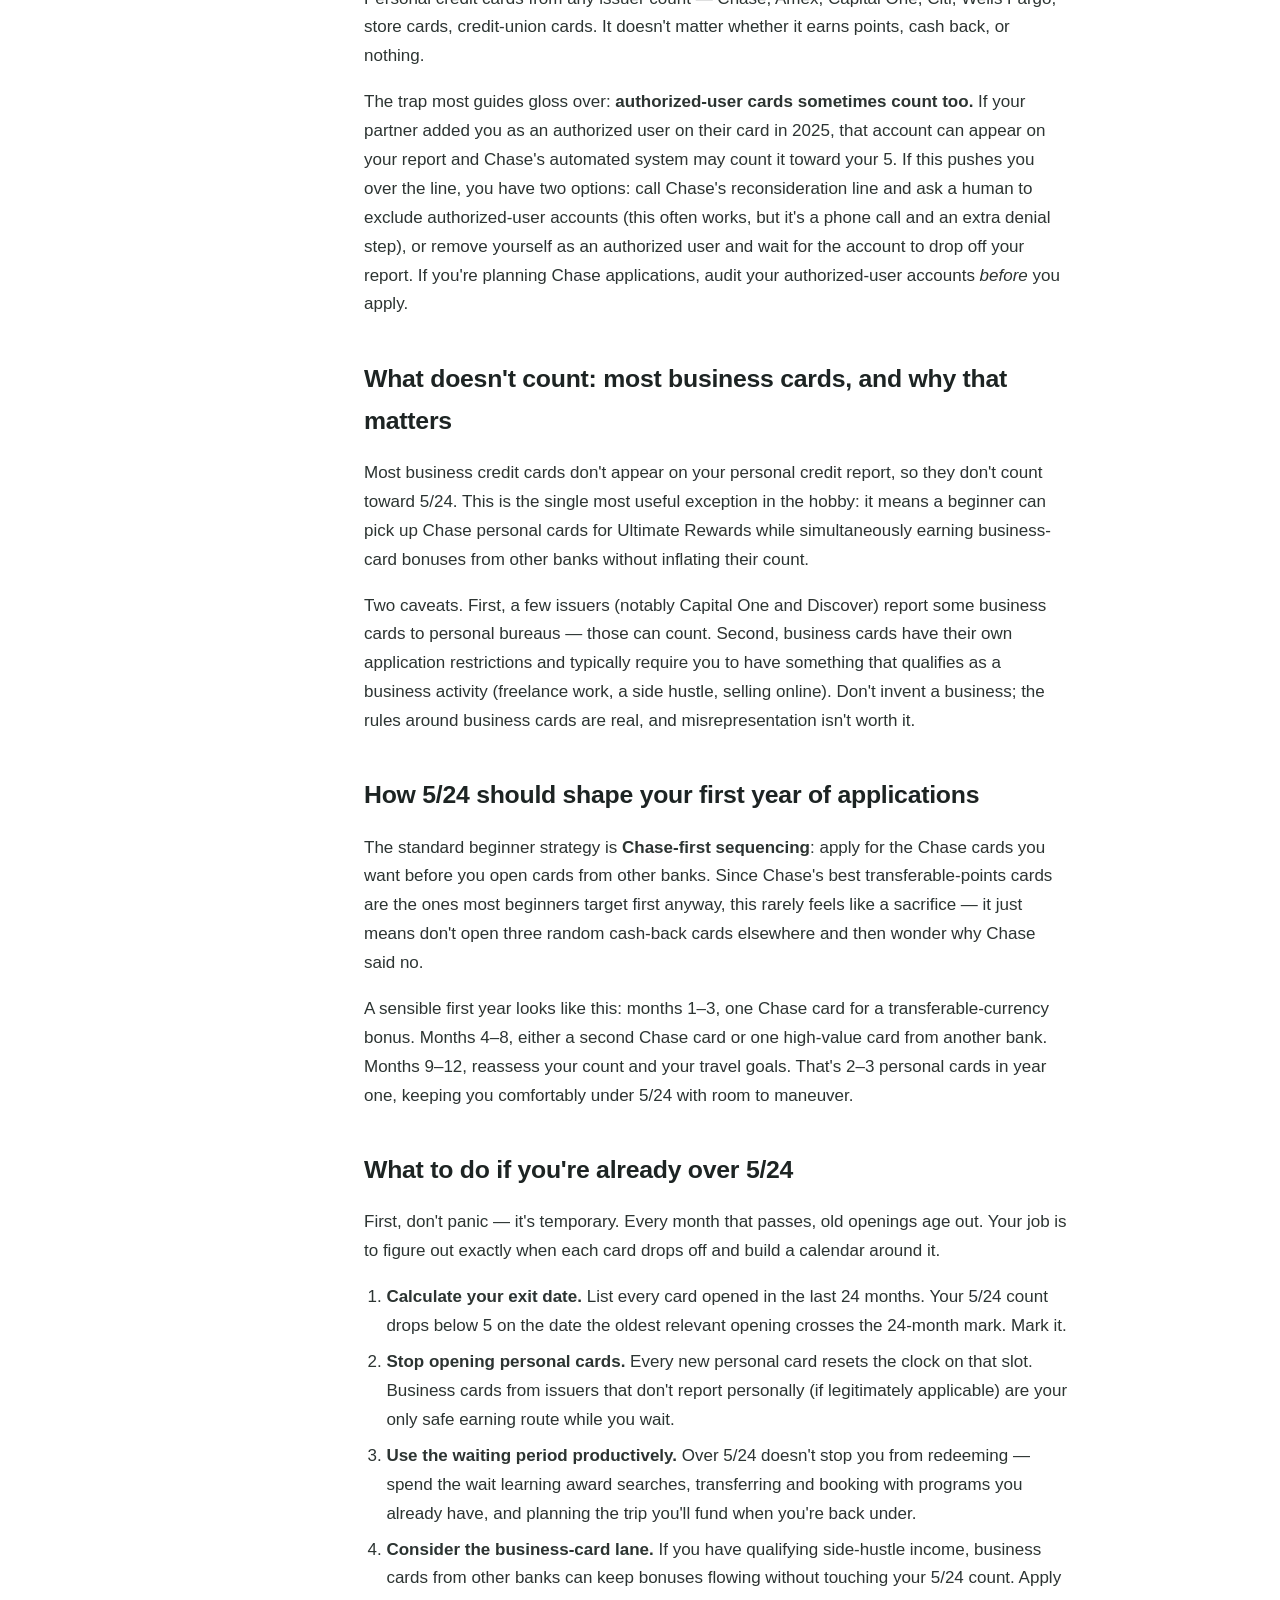
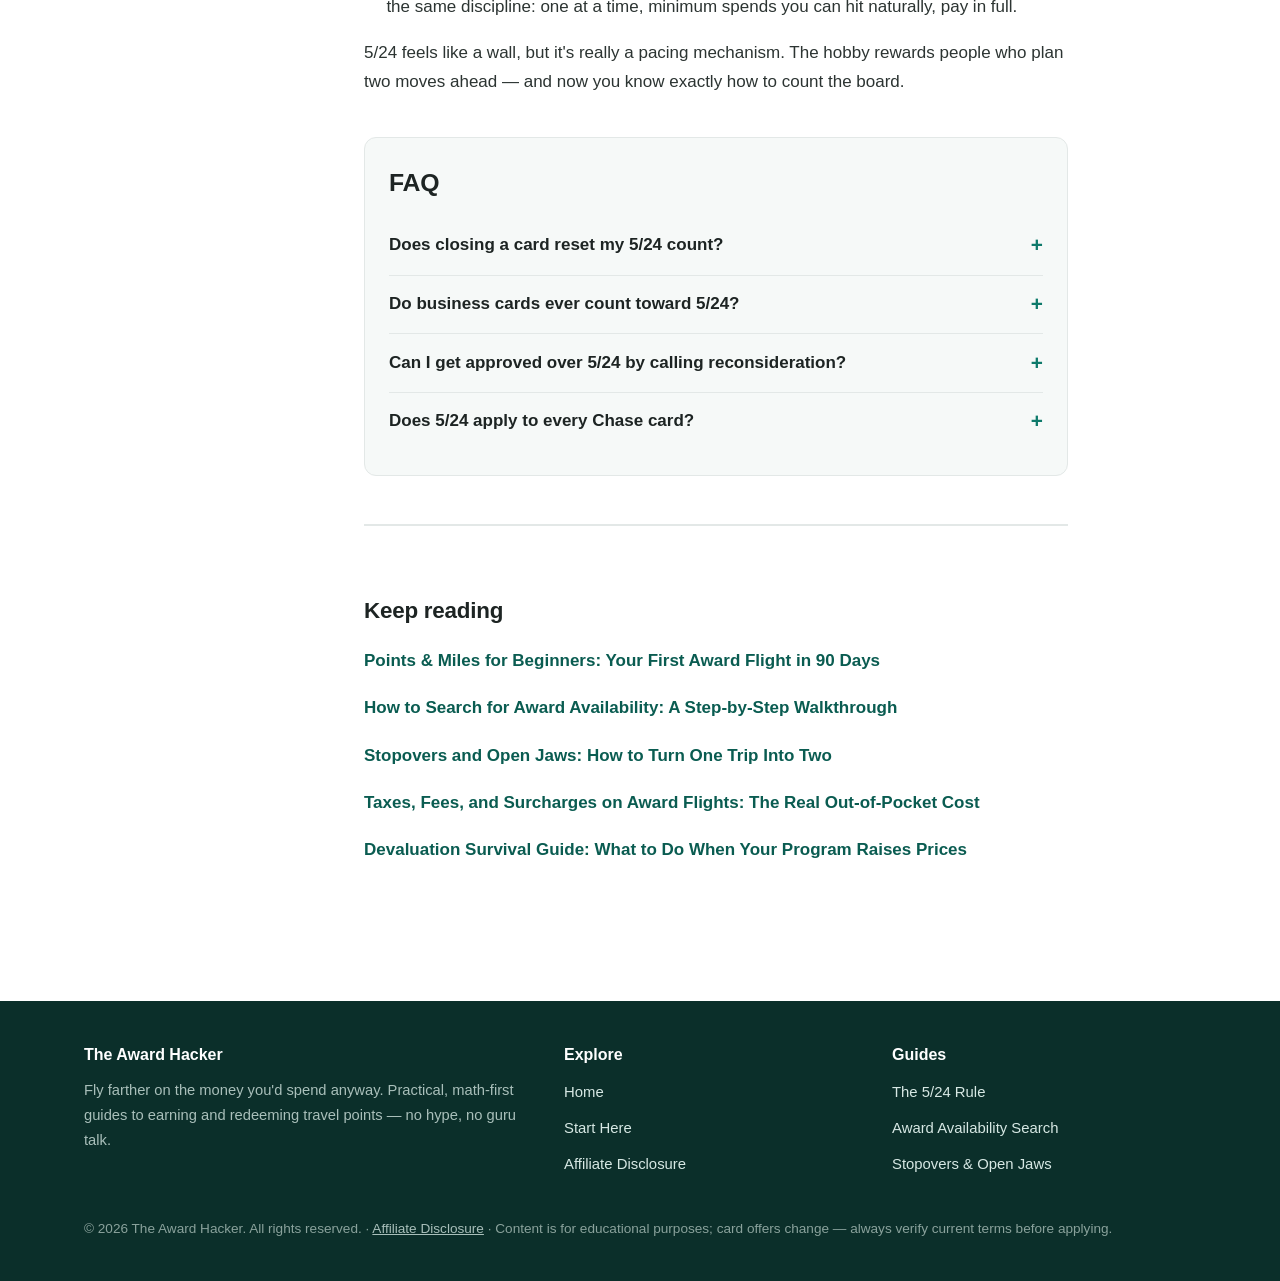
<file: articles/the-524-rule-explained.html>
<!DOCTYPE html>
<html lang="en">
<head>
<meta charset="UTF-8">
<meta name="viewport" content="width=device-width, initial-scale=1.0">
<title>The 5/24 Rule Explained: How Chase Limits New Cards | The Award Hacker</title>
<meta name="description" content="Chase's 5/24 rule determines your entire card application order. Learn how to count your 5/24 status in 10 minutes, what counts (and what doesn't), and how to plan your first year.">
<link rel="canonical" href="https://budget-travel-points.pages.dev/articles/the-524-rule-explained.html">
<meta property="og:url" content="https://budget-travel-points.pages.dev/articles/the-524-rule-explained.html">
<meta property="og:title" content="The 5/24 Rule Explained: How Chase Limits New Cards">
<meta property="og:description" content="One unpublished Chase policy decides which cards you can get and in what order. Here's how 5/24 works and how to count your status.">
<meta property="og:type" content="article">
<link rel="stylesheet" href="../styles.css">
<script>try{var t=localStorage.getItem("tah-theme");if(!t)t=matchMedia("(prefers-color-scheme: dark)").matches?"dark":"light";if(t==="dark")document.documentElement.dataset.theme="dark";}catch(e){}</script>
<!-- MEDIVAVINE/JOURNEY: paste ad network script here -->
<script type="application/ld+json">
{
  "@context": "https://schema.org",
  "@type": "Article",
  "headline": "The 5/24 Rule Explained: How Chase Limits New Cards",
  "description": "Chase's 5/24 rule determines your entire card application order. Learn how to count your 5/24 status in 10 minutes, what counts (and what doesn't), and how to plan your first year.",
  "author": {
    "@type": "Organization",
    "name": "The Award Hacker Team"
  },
  "publisher": {
    "@type": "Organization",
    "name": "The Award Hacker",
    "url": "https://budget-travel-points.pages.dev"
  },
  "datePublished": "2026-09-18",
  "dateModified": "2026-09-18",
  "mainEntityOfPage": {
    "@type": "WebPage",
    "@id": "https://budget-travel-points.pages.dev/articles/the-524-rule-explained.html"
  }
}
</script>
</head>
<body>
<header class="site-header">
  <div class="nav-bar">
    <a class="brand" href="../index.html" aria-label="The Award Hacker home">
      <span class="brand-mark" aria-hidden="true">A</span>
      <span class="brand-name">The Award <span>Hacker</span></span>
    </a>
    <button class="nav-toggle" aria-label="Toggle navigation" aria-expanded="false" onclick="document.querySelector('.site-nav').classList.toggle('open');this.setAttribute('aria-expanded',document.querySelector('.site-nav').classList.contains('open'))">&#9776;</button>
    <nav class="site-nav" aria-label="Main navigation">
      <ul>
        <li><a href="../index.html">Home</a></li>
        <li><a href="points-miles-beginners-first-award-flight-90-days.html">Start Here</a></li>
        <li><a href="../disclosure.html">Disclosure</a></li>
      </ul>
    </nav>
  </div>
</header>

<nav class="crumbs" aria-label="Breadcrumb"><a href="../index.html">&larr; Home</a></nav>

<a class="skip-link" href="#main">Skip to content</a>
<main id="main">
<article class="prose">
  <h1>The 5/24 Rule Explained: How Chase Limits New Cards</h1>
  <p class="byline">By <strong>The Award Hacker Team</strong></p>
  <p class="pubdate">Published September 18, 2026</p>
  <div class="aff-notice">This article may contain affiliate links, which means we may earn a commission if you apply for a card through our links &mdash; at no extra cost to you. Read our full <a href="../disclosure.html">affiliate disclosure</a>.</div>

  <p>Of all the rules in the points hobby, exactly one should dictate the order of your first few card applications: Chase's 5/24 rule. It's unpublished, it's not a law, and yet it quietly decides whether you get approved for the cards with the most valuable sign-up bonuses. Get your sequencing wrong and you can lock yourself out of Chase's best offers for two full years. Get it right and the rule barely touches you. Here's how it works and how to count your own status in about ten minutes.</p>

  <h2>What 5/24 actually is (and what it isn't)</h2>
  <p>5/24 is shorthand for an unpublished Chase underwriting policy: if you have opened <strong>5 or more personal credit cards from any bank in the last 24 months</strong>, Chase will generally deny your application for most of its cards. Not all of them &mdash; but most, including the big Ultimate Rewards earners beginners want most.</p>
  <p>A few things it isn't. It isn't a law or a regulation; it's an internal Chase policy, which means it can shift without notice and individual decisions can have exceptions. It isn't based on how many cards you <em>hold</em> &mdash; it's based on how many you've <em>opened recently</em>, even if you already closed them. And it isn't just about Chase cards: cards from every bank count toward the 5. Open two Capital One cards, two Citi cards, and one Wells Fargo card this year, and you're at 5/24 without ever touching Chase.</p>

  <h2>How to count your 5/24 status in 10 minutes</h2>
  <p>Grab your credit report &mdash; the free weekly reports at annualcreditreport.com work fine &mdash; and list every account with an "opened" date in the last 24 months. Each personal card opened in that window is one. Store cards count. A card you opened and closed in March still counts until March two years later. The count is exact: if you've opened 4, you're 4/24 and still eligible; at 5, you're out.</p>
  <p>Worked example: say you opened a store card in October 2024, a cash-back card in January 2025, and a travel card in June 2025. Today is September 2026. The October 2024 card falls off 5/24 in October 2026 &mdash; one month from now. Until then, you're at 3/24: two slots left, and you have a one-month wait if you want to time an application for a cleaner count.</p>
  <p>Do this before every application. People's memories are unreliable about when they opened cards; the report is not.</p>

  <h2>What counts: personal cards from every bank, and the authorized-user wrinkle</h2>
  <p>Personal credit cards from any issuer count &mdash; Chase, Amex, Capital One, Citi, Wells Fargo, store cards, credit-union cards. It doesn't matter whether it earns points, cash back, or nothing.</p>
  <p>The trap most guides gloss over: <strong>authorized-user cards sometimes count too.</strong> If your partner added you as an authorized user on their card in 2025, that account can appear on your report and Chase's automated system may count it toward your 5. If this pushes you over the line, you have two options: call Chase's reconsideration line and ask a human to exclude authorized-user accounts (this often works, but it's a phone call and an extra denial step), or remove yourself as an authorized user and wait for the account to drop off your report. If you're planning Chase applications, audit your authorized-user accounts <em>before</em> you apply.</p>

  <h2>What doesn't count: most business cards, and why that matters</h2>
  <p>Most business credit cards don't appear on your personal credit report, so they don't count toward 5/24. This is the single most useful exception in the hobby: it means a beginner can pick up Chase personal cards for Ultimate Rewards while simultaneously earning business-card bonuses from other banks without inflating their count.</p>
  <p>Two caveats. First, a few issuers (notably Capital One and Discover) report some business cards to personal bureaus &mdash; those can count. Second, business cards have their own application restrictions and typically require you to have something that qualifies as a business activity (freelance work, a side hustle, selling online). Don't invent a business; the rules around business cards are real, and misrepresentation isn't worth it.</p>

  <h2>How 5/24 should shape your first year of applications</h2>
  <p>The standard beginner strategy is <strong>Chase-first sequencing</strong>: apply for the Chase cards you want before you open cards from other banks. Since Chase's best transferable-points cards are the ones most beginners target first anyway, this rarely feels like a sacrifice &mdash; it just means don't open three random cash-back cards elsewhere and then wonder why Chase said no.</p>
  <p>A sensible first year looks like this: months 1&ndash;3, one Chase card for a transferable-currency bonus. Months 4&ndash;8, either a second Chase card or one high-value card from another bank. Months 9&ndash;12, reassess your count and your travel goals. That's 2&ndash;3 personal cards in year one, keeping you comfortably under 5/24 with room to maneuver.</p>
  <!-- AFFILIATE: "if you're under 5/24, start here" card shortlist — Chase Ultimate Rewards beginner cards with annual fee, current bonus, and minimum spend; note that card offers change and readers should verify terms -->

  <h2>What to do if you're already over 5/24</h2>
  <p>First, don't panic &mdash; it's temporary. Every month that passes, old openings age out. Your job is to figure out exactly when each card drops off and build a calendar around it.</p>
  <ol>
    <li><strong>Calculate your exit date.</strong> List every card opened in the last 24 months. Your 5/24 count drops below 5 on the date the oldest relevant opening crosses the 24-month mark. Mark it.</li>
    <li><strong>Stop opening personal cards.</strong> Every new personal card resets the clock on that slot. Business cards from issuers that don't report personally (if legitimately applicable) are your only safe earning route while you wait.</li>
    <li><strong>Use the waiting period productively.</strong> Over 5/24 doesn't stop you from redeeming &mdash; spend the wait learning award searches, transferring and booking with programs you already have, and planning the trip you'll fund when you're back under.</li>
    <li><strong>Consider the business-card lane.</strong> If you have qualifying side-hustle income, business cards from other banks can keep bonuses flowing without touching your 5/24 count. Apply the same discipline: one at a time, minimum spends you can hit naturally, pay in full.</li>
  </ol>
  <p>5/24 feels like a wall, but it's really a pacing mechanism. The hobby rewards people who plan two moves ahead &mdash; and now you know exactly how to count the board.</p>

  <div class="faq">
    <h2>FAQ</h2>
    <p><strong class="q">Does closing a card reset my 5/24 count?</strong>
    No. The count is based on accounts <em>opened</em> in the last 24 months, not accounts currently open. Closing a card doesn't remove the opening from your history.</p>
    <p><strong class="q">Do business cards ever count toward 5/24?</strong>
    Usually not, because most don't appear on personal credit reports. The exception: issuers like Capital One and Discover that report business cards personally. Check how the specific card reports before assuming it's safe.</p>
    <p><strong class="q">Can I get approved over 5/24 by calling reconsideration?</strong>
    Occasionally, when the count includes authorized-user accounts a human agrees to exclude. For your own primary accounts, reconsideration rarely overrides 5/24. Count first, apply second.</p>
    <p><strong class="q">Does 5/24 apply to every Chase card?</strong>
    It applies to most Chase consumer cards, including the Ultimate Rewards earners beginners care about. A few products have historically been exempt, but the policy shifts &mdash; assume the cards you want are covered.</p>
  </div>

  <section class="keep-reading">
    <h2>Keep reading</h2>
    <ul>
      <li><a href="points-miles-beginners-first-award-flight-90-days.html">Points &amp; Miles for Beginners: Your First Award Flight in 90 Days</a></li>
      <li><a href="how-to-search-award-availability.html">How to Search for Award Availability: A Step-by-Step Walkthrough</a></li>
      <li><a href="stopovers-and-open-jaws.html">Stopovers and Open Jaws: How to Turn One Trip Into Two</a></li>
      <li><a href="taxes-fees-surcharges-award-flights.html">Taxes, Fees, and Surcharges on Award Flights: The Real Out-of-Pocket Cost</a></li>
      <li><a href="devaluation-survival-guide.html">Devaluation Survival Guide: What to Do When Your Program Raises Prices</a></li>
    </ul>
  </section>
</article>
</main>

<footer class="site-footer">
  <div class="footer-inner">
    <div>
      <h3>The Award Hacker</h3>
      <p>Fly farther on the money you'd spend anyway. Practical, math-first guides to earning and redeeming travel points &mdash; no hype, no guru talk.</p>
    </div>
    <div>
      <h3>Explore</h3>
      <ul>
        <li><a href="../index.html">Home</a></li>
        <li><a href="points-miles-beginners-first-award-flight-90-days.html">Start Here</a></li>
        <li><a href="../disclosure.html">Affiliate Disclosure</a></li>
      </ul>
    </div>
    <div>
      <h3>Guides</h3>
      <ul>
        <li><a href="the-524-rule-explained.html">The 5/24 Rule</a></li>
        <li><a href="how-to-search-award-availability.html">Award Availability Search</a></li>
        <li><a href="stopovers-and-open-jaws.html">Stopovers &amp; Open Jaws</a></li>
      </ul>
    </div>
  </div>
  <div class="footer-legal">
    <p>&copy; 2026 The Award Hacker. All rights reserved. &middot; <a href="../disclosure.html">Affiliate Disclosure</a> &middot; Content is for educational purposes; card offers change &mdash; always verify current terms before applying.</p>
  </div>
</footer>
<script src="../assets/site.js" defer></script>
</body>
</html>
</file>
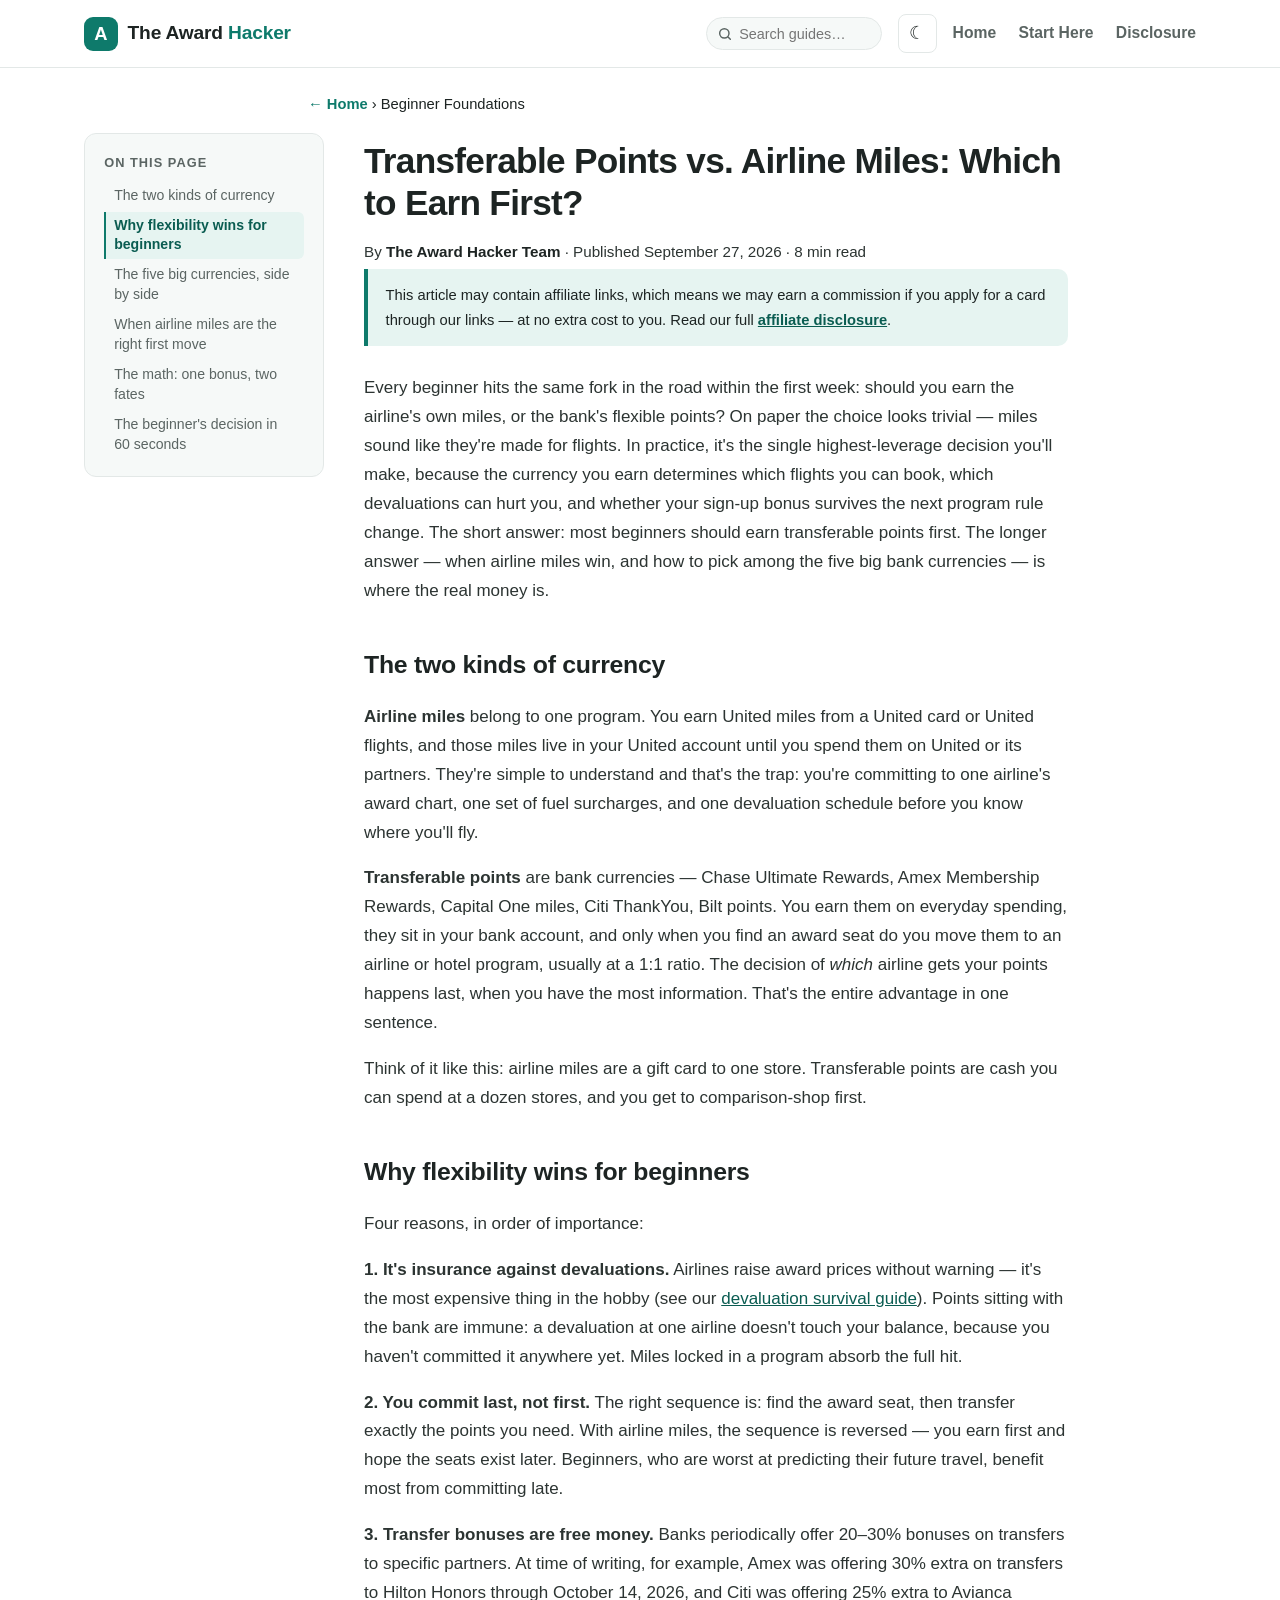
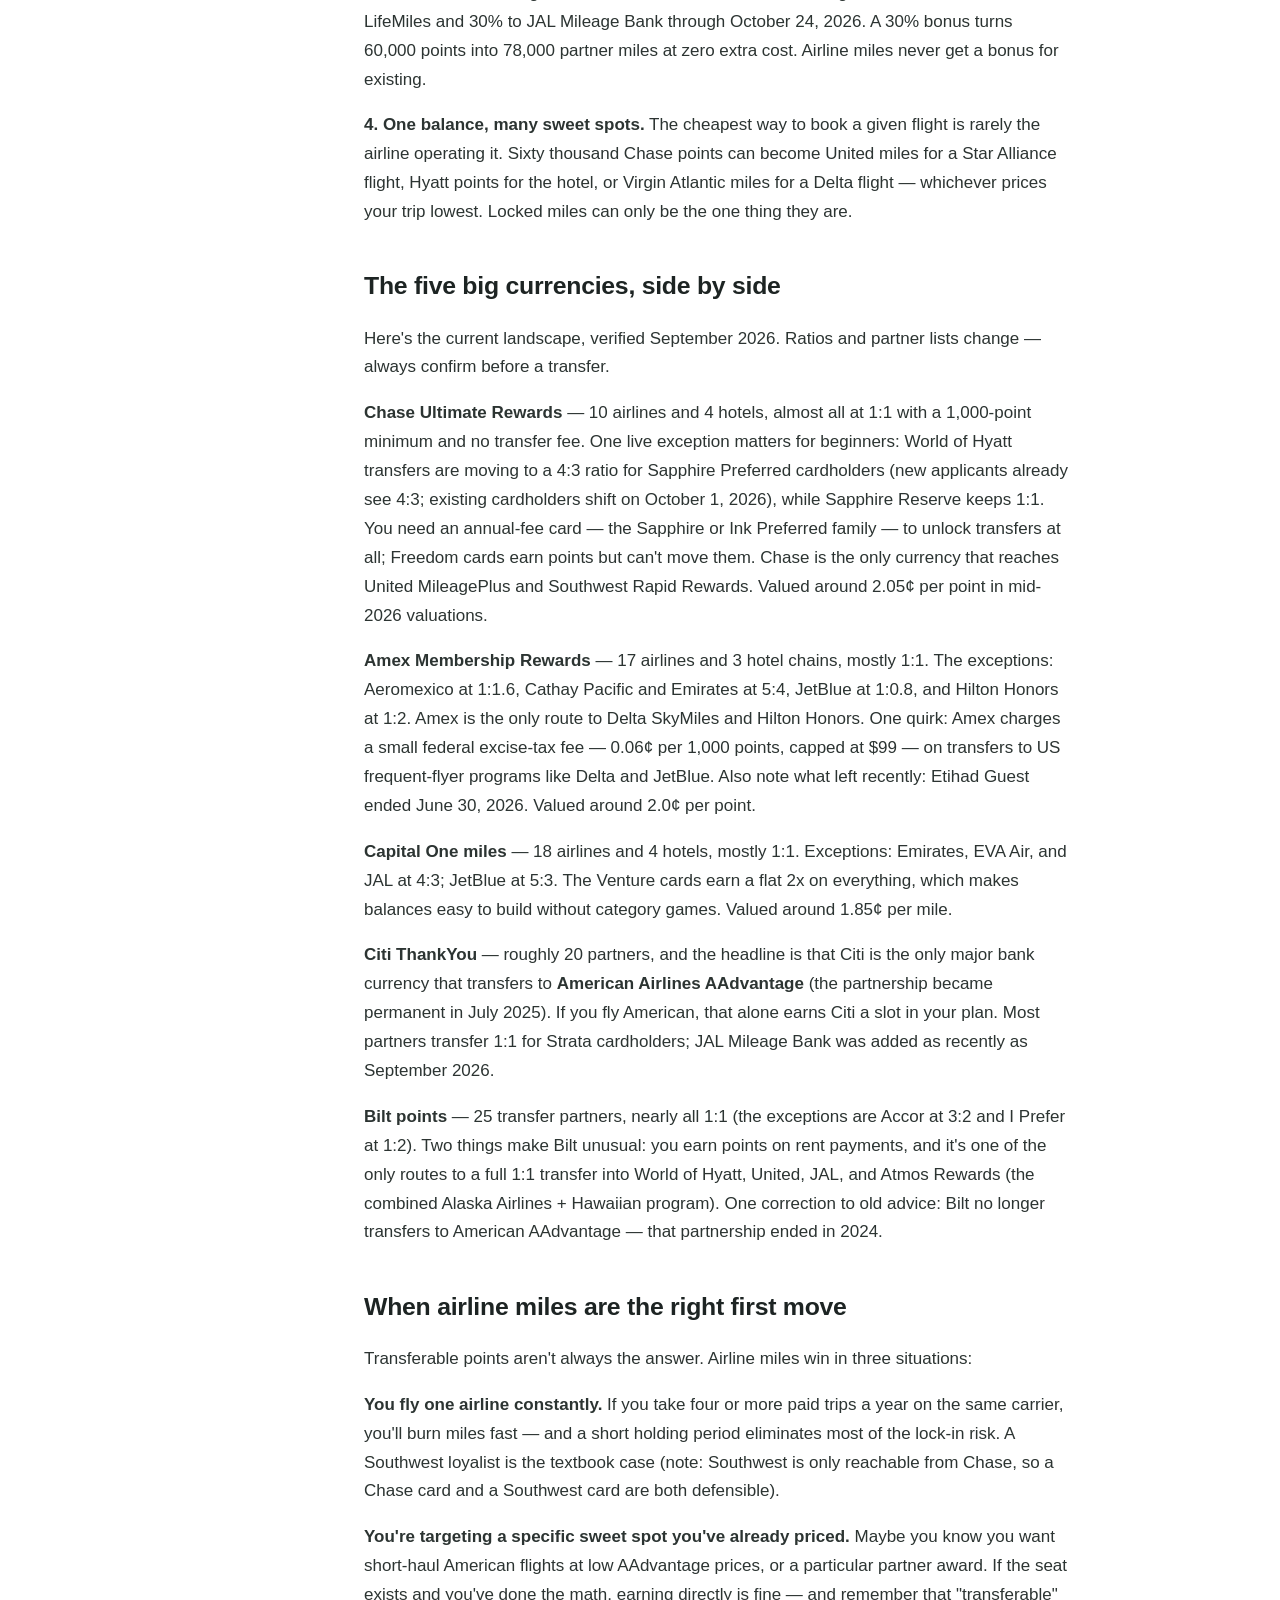
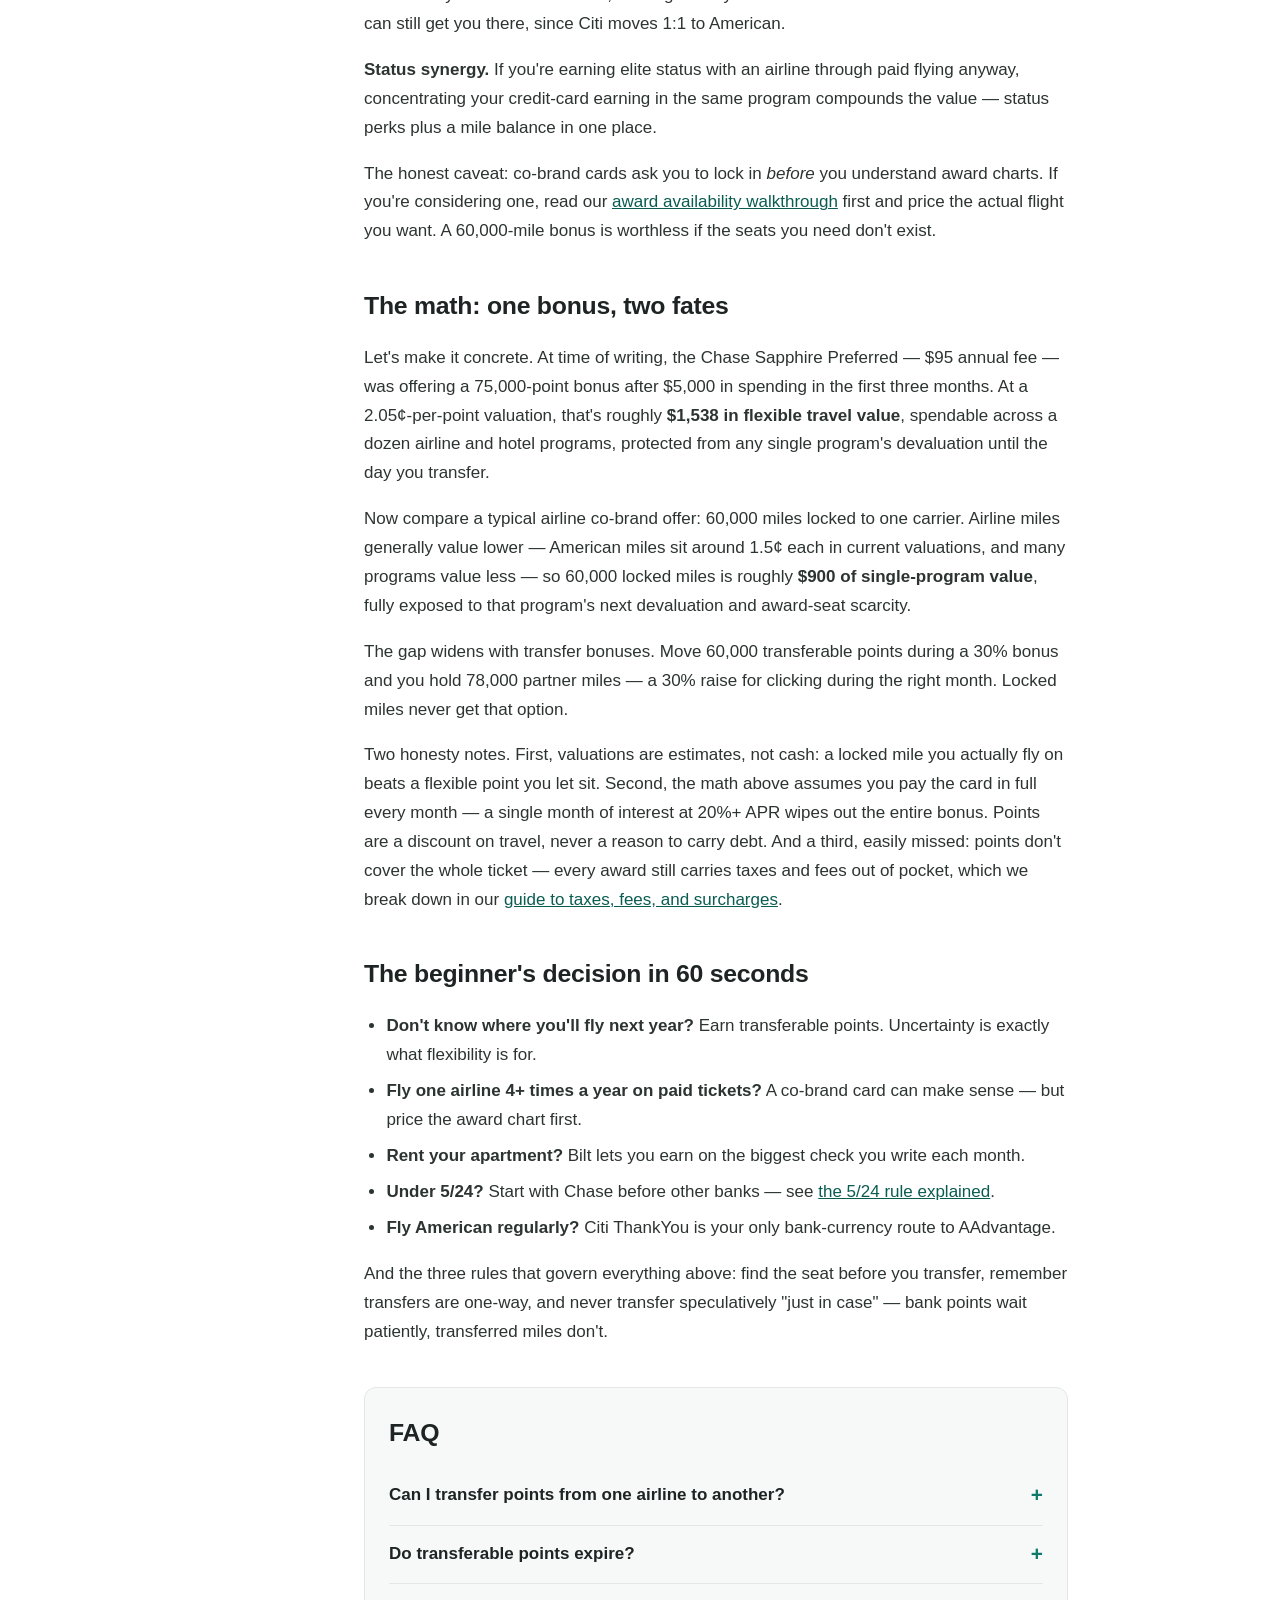
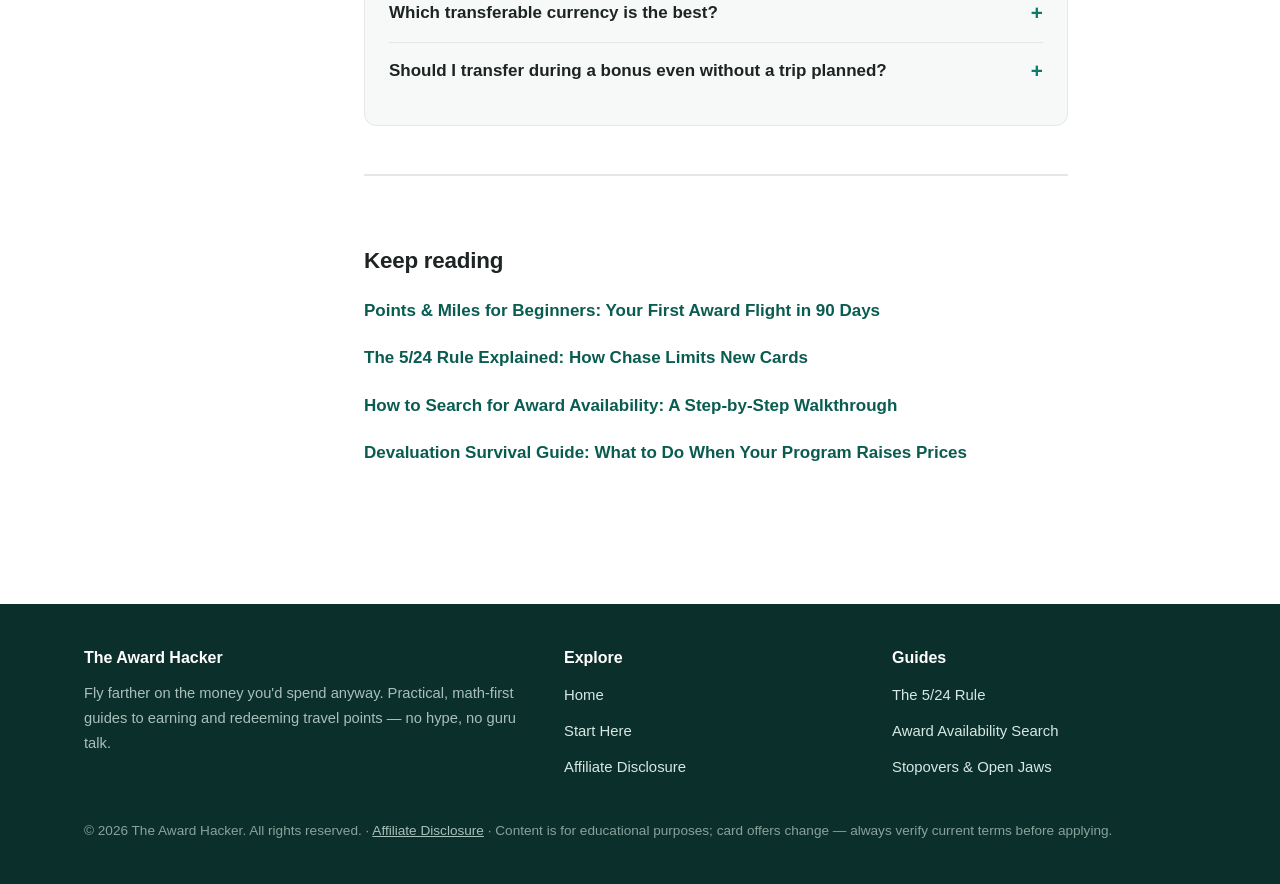
<file: articles/transferable-points-vs-airline-miles.html>
<!DOCTYPE html>
<html lang="en">
<head>
<meta charset="UTF-8">
<meta name="viewport" content="width=device-width, initial-scale=1.0">
<title>Transferable Points vs Airline Miles (2026): Which to Earn? | The Award Hacker</title>
<meta name="description" content="Beginners: earn flexible bank points or lock into airline miles? Chase, Amex, Capital One, Citi, and Bilt compared — partners, ratios, and real bonus math.">
<link rel="canonical" href="https://budget-travel-points.pages.dev/articles/transferable-points-vs-airline-miles.html">
<meta property="og:url" content="https://budget-travel-points.pages.dev/articles/transferable-points-vs-airline-miles.html">
<meta property="og:title" content="Transferable Points vs. Airline Miles: Which to Earn First?">
<meta property="og:description" content="One bonus, two fates: why transferable points beat locked airline miles for most beginners — the five currencies, current transfer ratios, and the honest exceptions.">
<meta property="og:type" content="article">
<link rel="stylesheet" href="../styles.css">
<script>try{var t=localStorage.getItem("tah-theme");if(!t)t=matchMedia("(prefers-color-scheme: dark)").matches?"dark":"light";if(t==="dark")document.documentElement.dataset.theme="dark";}catch(e){}</script>
<!-- MEDIVAVINE/JOURNEY: paste ad network script here -->
<script type="application/ld+json">
{
  "@context": "https://schema.org",
  "@type": "Article",
  "headline": "Transferable Points vs Airline Miles (2026): Which to Earn?",
  "description": "Beginners: earn flexible bank points or lock into airline miles? Chase, Amex, Capital One, Citi, and Bilt compared \u2014 partners, ratios, and real bonus math.",
  "author": {
    "@type": "Organization",
    "name": "The Award Hacker Team"
  },
  "publisher": {
    "@type": "Organization",
    "name": "The Award Hacker",
    "url": "https://budget-travel-points.pages.dev"
  },
  "datePublished": "2026-09-27",
  "dateModified": "2026-09-27",
  "mainEntityOfPage": {
    "@type": "WebPage",
    "@id": "https://budget-travel-points.pages.dev/articles/transferable-points-vs-airline-miles.html"
  }
}
</script>
</head>
<body>
<header class="site-header">
  <div class="nav-bar">
    <a class="brand" href="../index.html" aria-label="The Award Hacker home">
      <span class="brand-mark" aria-hidden="true">A</span>
      <span class="brand-name">The Award <span>Hacker</span></span>
    </a>
    <button class="nav-toggle" aria-label="Toggle navigation" aria-expanded="false" onclick="document.querySelector('.site-nav').classList.toggle('open');this.setAttribute('aria-expanded',document.querySelector('.site-nav').classList.contains('open'))">&#9776;</button>
    <nav class="site-nav" aria-label="Main navigation">
      <ul>
        <li><a href="../index.html">Home</a></li>
        <li><a href="points-miles-beginners-first-award-flight-90-days.html">Start Here</a></li>
        <li><a href="../disclosure.html">Disclosure</a></li>
      </ul>
    </nav>
  </div>
</header>

<nav class="crumbs" aria-label="Breadcrumb"><a href="../index.html">&larr; Home</a> &rsaquo; Beginner Foundations</nav>

<a class="skip-link" href="#main">Skip to content</a>
<main id="main">
<article class="prose">
  <h1>Transferable Points vs. Airline Miles: Which to Earn First?</h1>
  <p class="byline">By <strong>The Award Hacker Team</strong> &middot; Published September 27, 2026 &middot; 8 min read</p>
  <div class="aff-notice">This article may contain affiliate links, which means we may earn a commission if you apply for a card through our links &mdash; at no extra cost to you. Read our full <a href="../disclosure.html">affiliate disclosure</a>.</div>

  <p>Every beginner hits the same fork in the road within the first week: should you earn the airline's own miles, or the bank's flexible points? On paper the choice looks trivial &mdash; miles sound like they're made for flights. In practice, it's the single highest-leverage decision you'll make, because the currency you earn determines which flights you can book, which devaluations can hurt you, and whether your sign-up bonus survives the next program rule change. The short answer: most beginners should earn transferable points first. The longer answer &mdash; when airline miles win, and how to pick among the five big bank currencies &mdash; is where the real money is.</p>

  <h2>The two kinds of currency</h2>
  <p><strong>Airline miles</strong> belong to one program. You earn United miles from a United card or United flights, and those miles live in your United account until you spend them on United or its partners. They're simple to understand and that's the trap: you're committing to one airline's award chart, one set of fuel surcharges, and one devaluation schedule before you know where you'll fly.</p>
  <p><strong>Transferable points</strong> are bank currencies &mdash; Chase Ultimate Rewards, Amex Membership Rewards, Capital One miles, Citi ThankYou, Bilt points. You earn them on everyday spending, they sit in your bank account, and only when you find an award seat do you move them to an airline or hotel program, usually at a 1:1 ratio. The decision of <em>which</em> airline gets your points happens last, when you have the most information. That's the entire advantage in one sentence.</p>
  <p>Think of it like this: airline miles are a gift card to one store. Transferable points are cash you can spend at a dozen stores, and you get to comparison-shop first.</p>

  <h2>Why flexibility wins for beginners</h2>
  <p>Four reasons, in order of importance:</p>
  <p><strong>1. It's insurance against devaluations.</strong> Airlines raise award prices without warning &mdash; it's the most expensive thing in the hobby (see our <a href="devaluation-survival-guide.html">devaluation survival guide</a>). Points sitting with the bank are immune: a devaluation at one airline doesn't touch your balance, because you haven't committed it anywhere yet. Miles locked in a program absorb the full hit.</p>
  <p><strong>2. You commit last, not first.</strong> The right sequence is: find the award seat, then transfer exactly the points you need. With airline miles, the sequence is reversed &mdash; you earn first and hope the seats exist later. Beginners, who are worst at predicting their future travel, benefit most from committing late.</p>
  <p><strong>3. Transfer bonuses are free money.</strong> Banks periodically offer 20&ndash;30% bonuses on transfers to specific partners. At time of writing, for example, Amex was offering 30% extra on transfers to Hilton Honors through October 14, 2026, and Citi was offering 25% extra to Avianca LifeMiles and 30% to JAL Mileage Bank through October 24, 2026. A 30% bonus turns 60,000 points into 78,000 partner miles at zero extra cost. Airline miles never get a bonus for existing.</p>
  <p><strong>4. One balance, many sweet spots.</strong> The cheapest way to book a given flight is rarely the airline operating it. Sixty thousand Chase points can become United miles for a Star Alliance flight, Hyatt points for the hotel, or Virgin Atlantic miles for a Delta flight &mdash; whichever prices your trip lowest. Locked miles can only be the one thing they are.</p>

  <!-- AFFILIATE: card shortlist for transferable-points beginner cards — Chase Sapphire Preferred, Capital One Venture, Citi Strata Premier with annual fee, current bonus, and minimum spend; note that card offers change and readers should verify terms -->

  <h2>The five big currencies, side by side</h2>
  <p>Here's the current landscape, verified September 2026. Ratios and partner lists change &mdash; always confirm before a transfer.</p>
  <p><strong>Chase Ultimate Rewards</strong> &mdash; 10 airlines and 4 hotels, almost all at 1:1 with a 1,000-point minimum and no transfer fee. One live exception matters for beginners: World of Hyatt transfers are moving to a 4:3 ratio for Sapphire Preferred cardholders (new applicants already see 4:3; existing cardholders shift on October 1, 2026), while Sapphire Reserve keeps 1:1. You need an annual-fee card &mdash; the Sapphire or Ink Preferred family &mdash; to unlock transfers at all; Freedom cards earn points but can't move them. Chase is the only currency that reaches United MileagePlus and Southwest Rapid Rewards. Valued around 2.05&cent; per point in mid-2026 valuations.</p>
  <p><strong>Amex Membership Rewards</strong> &mdash; 17 airlines and 3 hotel chains, mostly 1:1. The exceptions: Aeromexico at 1:1.6, Cathay Pacific and Emirates at 5:4, JetBlue at 1:0.8, and Hilton Honors at 1:2. Amex is the only route to Delta SkyMiles and Hilton Honors. One quirk: Amex charges a small federal excise-tax fee &mdash; 0.06&cent; per 1,000 points, capped at $99 &mdash; on transfers to US frequent-flyer programs like Delta and JetBlue. Also note what left recently: Etihad Guest ended June 30, 2026. Valued around 2.0&cent; per point.</p>
  <p><strong>Capital One miles</strong> &mdash; 18 airlines and 4 hotels, mostly 1:1. Exceptions: Emirates, EVA Air, and JAL at 4:3; JetBlue at 5:3. The Venture cards earn a flat 2x on everything, which makes balances easy to build without category games. Valued around 1.85&cent; per mile.</p>
  <p><strong>Citi ThankYou</strong> &mdash; roughly 20 partners, and the headline is that Citi is the only major bank currency that transfers to <strong>American Airlines AAdvantage</strong> (the partnership became permanent in July 2025). If you fly American, that alone earns Citi a slot in your plan. Most partners transfer 1:1 for Strata cardholders; JAL Mileage Bank was added as recently as September 2026.</p>
  <p><strong>Bilt points</strong> &mdash; 25 transfer partners, nearly all 1:1 (the exceptions are Accor at 3:2 and I Prefer at 1:2). Two things make Bilt unusual: you earn points on rent payments, and it's one of the only routes to a full 1:1 transfer into World of Hyatt, United, JAL, and Atmos Rewards (the combined Alaska Airlines + Hawaiian program). One correction to old advice: Bilt no longer transfers to American AAdvantage &mdash; that partnership ended in 2024.</p>

  <h2>When airline miles are the right first move</h2>
  <p>Transferable points aren't always the answer. Airline miles win in three situations:</p>
  <p><strong>You fly one airline constantly.</strong> If you take four or more paid trips a year on the same carrier, you'll burn miles fast &mdash; and a short holding period eliminates most of the lock-in risk. A Southwest loyalist is the textbook case (note: Southwest is only reachable from Chase, so a Chase card and a Southwest card are both defensible).</p>
  <p><strong>You're targeting a specific sweet spot you've already priced.</strong> Maybe you know you want short-haul American flights at low AAdvantage prices, or a particular partner award. If the seat exists and you've done the math, earning directly is fine &mdash; and remember that "transferable" can still get you there, since Citi moves 1:1 to American.</p>
  <p><strong>Status synergy.</strong> If you're earning elite status with an airline through paid flying anyway, concentrating your credit-card earning in the same program compounds the value &mdash; status perks plus a mile balance in one place.</p>
  <p>The honest caveat: co-brand cards ask you to lock in <em>before</em> you understand award charts. If you're considering one, read our <a href="how-to-search-award-availability.html">award availability walkthrough</a> first and price the actual flight you want. A 60,000-mile bonus is worthless if the seats you need don't exist.</p>

  <h2>The math: one bonus, two fates</h2>
  <p>Let's make it concrete. At time of writing, the Chase Sapphire Preferred &mdash; $95 annual fee &mdash; was offering a 75,000-point bonus after $5,000 in spending in the first three months. At a 2.05&cent;-per-point valuation, that's roughly <strong>$1,538 in flexible travel value</strong>, spendable across a dozen airline and hotel programs, protected from any single program's devaluation until the day you transfer.</p>
  <p>Now compare a typical airline co-brand offer: 60,000 miles locked to one carrier. Airline miles generally value lower &mdash; American miles sit around 1.5&cent; each in current valuations, and many programs value less &mdash; so 60,000 locked miles is roughly <strong>$900 of single-program value</strong>, fully exposed to that program's next devaluation and award-seat scarcity.</p>
  <p>The gap widens with transfer bonuses. Move 60,000 transferable points during a 30% bonus and you hold 78,000 partner miles &mdash; a 30% raise for clicking during the right month. Locked miles never get that option.</p>
  <p>Two honesty notes. First, valuations are estimates, not cash: a locked mile you actually fly on beats a flexible point you let sit. Second, the math above assumes you pay the card in full every month &mdash; a single month of interest at 20%+ APR wipes out the entire bonus. Points are a discount on travel, never a reason to carry debt. And a third, easily missed: points don't cover the whole ticket &mdash; every award still carries taxes and fees out of pocket, which we break down in our <a href="taxes-fees-surcharges-award-flights.html">guide to taxes, fees, and surcharges</a>.</p>

  <h2>The beginner's decision in 60 seconds</h2>
  <ul>
    <li><strong>Don't know where you'll fly next year?</strong> Earn transferable points. Uncertainty is exactly what flexibility is for.</li>
    <li><strong>Fly one airline 4+ times a year on paid tickets?</strong> A co-brand card can make sense &mdash; but price the award chart first.</li>
    <li><strong>Rent your apartment?</strong> Bilt lets you earn on the biggest check you write each month.</li>
    <li><strong>Under 5/24?</strong> Start with Chase before other banks &mdash; see <a href="the-524-rule-explained.html">the 5/24 rule explained</a>.</li>
    <li><strong>Fly American regularly?</strong> Citi ThankYou is your only bank-currency route to AAdvantage.</li>
  </ul>
  <p>And the three rules that govern everything above: find the seat before you transfer, remember transfers are one-way, and never transfer speculatively "just in case" &mdash; bank points wait patiently, transferred miles don't.</p>

  <div class="faq">
    <h2>FAQ</h2>
    <p><strong class="q">Can I transfer points from one airline to another?</strong>
    No. Transfers go one direction only: bank program to airline or hotel program. You can't move United miles to Delta, or Amex points back out of an airline account once transferred.</p>
    <p><strong class="q">Do transferable points expire?</strong>
    Generally no, as long as the underlying card account stays open. But once you transfer, the miles adopt the airline's expiration rules &mdash; another reason not to transfer until you have a trip planned.</p>
    <p><strong class="q">Which transferable currency is the best?</strong>
    There is no universal winner. Chase suits beginners under 5/24 with strong domestic partners; Amex suits Delta flyers and premium-cabin hunters; Capital One suits simple flat-rate earners; Citi suits American Airlines flyers; Bilt suits renters. Match the currency to your travel, not to a ranking.</p>
    <p><strong class="q">Should I transfer during a bonus even without a trip planned?</strong>
    No. Speculative transfers strand points in programs where they can devalue or expire. Bonuses come around regularly &mdash; wait until you've found the seat.</p>
  </div>

  <section class="keep-reading">
    <h2>Keep reading</h2>
    <ul>
      <li><a href="points-miles-beginners-first-award-flight-90-days.html">Points &amp; Miles for Beginners: Your First Award Flight in 90 Days</a></li>
      <li><a href="the-524-rule-explained.html">The 5/24 Rule Explained: How Chase Limits New Cards</a></li>
      <li><a href="how-to-search-award-availability.html">How to Search for Award Availability: A Step-by-Step Walkthrough</a></li>
      <li><a href="devaluation-survival-guide.html">Devaluation Survival Guide: What to Do When Your Program Raises Prices</a></li>
    </ul>
  </section>
</article>
</main>

<footer class="site-footer">
  <div class="footer-inner">
    <div>
      <h3>The Award Hacker</h3>
      <p>Fly farther on the money you'd spend anyway. Practical, math-first guides to earning and redeeming travel points &mdash; no hype, no guru talk.</p>
    </div>
    <div>
      <h3>Explore</h3>
      <ul>
        <li><a href="../index.html">Home</a></li>
        <li><a href="points-miles-beginners-first-award-flight-90-days.html">Start Here</a></li>
        <li><a href="../disclosure.html">Affiliate Disclosure</a></li>
      </ul>
    </div>
    <div>
      <h3>Guides</h3>
      <ul>
        <li><a href="the-524-rule-explained.html">The 5/24 Rule</a></li>
        <li><a href="how-to-search-award-availability.html">Award Availability Search</a></li>
        <li><a href="stopovers-and-open-jaws.html">Stopovers &amp; Open Jaws</a></li>
      </ul>
    </div>
  </div>
  <div class="footer-legal">
    <p>&copy; 2026 The Award Hacker. All rights reserved. &middot; <a href="../disclosure.html">Affiliate Disclosure</a> &middot; Content is for educational purposes; card offers change &mdash; always verify current terms before applying.</p>
  </div>
</footer>
<script src="../assets/site.js" defer></script>
</body>
</html>
</file>
<file: styles.css>
/* The Award Hacker — editorial blog styles */
:root {
  --accent: #0e7a6b;          /* deep teal */
  --accent-dark: #0a5c51;
  --accent-soft: #e6f4f1;
  --ink: #1d2423;
  --muted: #5b6563;
  --line: #e3e8e7;
  --paper: #ffffff;
  --wash: #f6f9f8;
  --gold: #c98a1b;           /* small highlights only */
  --radius: 12px;
  --maxw: 72rem;
  --measure: 44rem;
}

* { box-sizing: border-box; }

/* ---------- accessibility ---------- */
.skip-link {
  position: absolute;
  left: 1rem; top: -4rem;
  background: var(--accent-dark);
  color: #fff;
  font-weight: 700;
  text-decoration: none;
  padding: 0.6rem 1.1rem;
  border-radius: 0 0 10px 10px;
  z-index: 100;
  transition: top .15s ease;
}
.skip-link:focus { top: 0; color: #fff; }
a:focus-visible, button:focus-visible {
  outline: 3px solid var(--gold);
  outline-offset: 2px;
  border-radius: 4px;
}

body {
  margin: 0;
  color: var(--ink);
  background: var(--paper);
  font-family: -apple-system, BlinkMacSystemFont, "Segoe UI", Roboto, Helvetica, Arial, sans-serif;
  line-height: 1.7;
  font-size: 1.0625rem;
}

img, svg { max-width: 100%; height: auto; }

/* ---------- header / nav ---------- */
.site-header {
  border-bottom: 1px solid var(--line);
  background: var(--paper);
  position: sticky;
  top: 0;
  z-index: 20;
}
.nav-bar {
  max-width: var(--maxw);
  margin: 0 auto;
  padding: 0.9rem 1.25rem;
  display: flex;
  align-items: center;
  justify-content: space-between;
  gap: 1rem;
}
.brand {
  display: flex;
  align-items: center;
  gap: 0.6rem;
  text-decoration: none;
  color: var(--ink);
}
.brand-mark {
  width: 34px; height: 34px;
  border-radius: 9px;
  background: var(--accent);
  color: #fff;
  display: inline-flex;
  align-items: center;
  justify-content: center;
  font-weight: 800;
  font-size: 1.15rem;
}
.brand-name { font-weight: 800; font-size: 1.2rem; letter-spacing: -0.01em; }
.brand-name span { color: var(--accent); }

.nav-toggle {
  display: none;
  background: none;
  border: 1px solid var(--line);
  border-radius: 8px;
  padding: 0.45rem 0.65rem;
  font-size: 1.2rem;
  cursor: pointer;
  color: var(--ink);
}
.site-nav ul {
  list-style: none;
  margin: 0; padding: 0;
  display: flex;
  gap: 1.4rem;
}
.site-nav a {
  color: var(--muted);
  text-decoration: none;
  font-weight: 600;
  font-size: 0.98rem;
}
.site-nav a:hover { color: var(--accent); }

/* ---------- hero ---------- */
.hero {
  background: linear-gradient(135deg, #0b3f38 0%, var(--accent-dark) 60%, #123c45 100%);
  color: #fff;
  padding: 4.5rem 1.25rem 3.75rem;
  position: relative;
  overflow: hidden;
}
.hero::after {
  content: "";
  position: absolute;
  right: -70px; top: -70px;
  width: 340px; height: 340px;
  border-radius: 50%;
  border: 60px solid rgba(255,255,255,0.06);
}
.hero-inner { max-width: var(--maxw); margin: 0 auto; position: relative; z-index: 1; }
.hero .kicker {
  text-transform: uppercase;
  letter-spacing: 0.14em;
  font-size: 0.78rem;
  font-weight: 700;
  color: #ffd98a;
  margin: 0 0 0.75rem;
}
.hero h1 { font-size: 2.6rem; line-height: 1.15; margin: 0 0 0.75rem; letter-spacing: -0.02em; max-width: 20ch; }
.hero h1 em { font-style: normal; color: #ffd98a; }
.hero .tagline { font-size: 1.25rem; font-weight: 600; margin: 0 0 0.75rem; color: #eef7f5; }
.hero .pitch { max-width: 38rem; color: #d7e8e4; margin: 0; }
.hero .pitch + .pitch { margin-top: 0.5rem; }
.hero .cta-row { margin-top: 1.5rem; display: flex; flex-wrap: wrap; gap: 0.8rem; }
.hero .btn { background: #ffd98a; color: #0b3f38; }
.hero .btn:hover { background: #fff; color: #0b3f38; }
.hero .btn-ghost {
  display: inline-block;
  border: 2px solid rgba(255,255,255,0.55);
  color: #fff;
  font-weight: 700;
  text-decoration: none;
  padding: 0.65rem 1.4rem;
  border-radius: 10px;
}
.hero .btn-ghost:hover { border-color: #fff; background: rgba(255,255,255,0.08); }

/* ---------- layout ---------- */
.wrap { max-width: var(--maxw); margin: 0 auto; padding: 2.5rem 1.25rem; }
.section-title {
  font-size: 1.5rem;
  letter-spacing: -0.01em;
  margin: 0 0 0.25rem;
}
.section-sub { color: var(--muted); margin: 0 0 1.5rem; max-width: 44rem; }

/* ---------- cards & grids ---------- */
.card-grid {
  display: grid;
  grid-template-columns: repeat(auto-fill, minmax(290px, 1fr));
  gap: 1.25rem;
}
.card {
  border: 1px solid var(--line);
  border-radius: var(--radius);
  padding: 1.4rem;
  background: var(--paper);
  display: flex;
  flex-direction: column;
  gap: 0.6rem;
  transition: transform .12s ease, box-shadow .12s ease;
}
.card:hover { transform: translateY(-3px); box-shadow: 0 10px 24px rgba(10,60,52,0.10); }
.card-art {
  margin: -1.4rem -1.4rem 0;
  border-radius: var(--radius) var(--radius) 0 0;
  height: 84px;
  display: flex;
  align-items: center;
  justify-content: center;
  overflow: hidden;
}
.card-art svg { width: 38px; height: 38px; opacity: 0.95; }
.art-foundations { background: linear-gradient(120deg, #0e7a6b, #0a5c51 55%, #083f37); }
.art-earning     { background: linear-gradient(120deg, #c98a1b, #9d6712 55%, #7a4f0d); }
.art-redeeming   { background: linear-gradient(120deg, #14506b, #0e3b50 55%, #0a2a39); }
.card .pill {
  align-self: flex-start;
  font-size: 0.72rem;
  font-weight: 700;
  text-transform: uppercase;
  letter-spacing: 0.08em;
  color: var(--accent-dark);
  background: var(--accent-soft);
  border-radius: 999px;
  padding: 0.2rem 0.7rem;
}
.card h3 { margin: 0; font-size: 1.18rem; line-height: 1.35; }
.card h3 a { color: var(--ink); text-decoration: none; }
.card h3 a:hover { color: var(--accent); }
.card p { margin: 0; color: var(--muted); font-size: 0.98rem; }
.card .read-more { margin-top: auto; font-weight: 700; color: var(--accent); text-decoration: none; font-size: 0.95rem; }

.featured {
  display: grid;
  grid-template-columns: 1fr;
  gap: 1.5rem;
  border: 1px solid var(--line);
  border-radius: 16px;
  padding: 2rem;
  margin-bottom: 3rem;
  background: var(--wash);
  position: relative;
  overflow: hidden;
}
.featured .badge {
  display: inline-block;
  font-size: 0.75rem; font-weight: 800;
  text-transform: uppercase; letter-spacing: 0.1em;
  color: #fff; background: var(--accent);
  border-radius: 999px; padding: 0.3rem 0.9rem;
  margin-bottom: 0.4rem;
}
.featured h2 { margin: 0.3rem 0 0.6rem; font-size: 1.9rem; line-height: 1.25; letter-spacing: -0.01em; }
.featured h2 a { color: var(--ink); text-decoration: none; }
.featured h2 a:hover { color: var(--accent); }
.featured p { color: var(--muted); margin: 0 0 1rem; max-width: 46rem; }
.btn {
  display: inline-block;
  background: var(--accent);
  color: #fff;
  font-weight: 700;
  text-decoration: none;
  padding: 0.75rem 1.5rem;
  border-radius: 10px;
}
.btn:hover { background: var(--accent-dark); }

/* ---------- about / newsletter ---------- */
.two-col { display: grid; grid-template-columns: 1.4fr 1fr; gap: 1.5rem; margin-top: 3rem; }
.about, .newsletter {
  border: 1px solid var(--line);
  border-radius: var(--radius);
  padding: 1.75rem;
}
.about { background: var(--paper); }
.about h2 { margin-top: 0; font-size: 1.4rem; }
.about p { color: var(--muted); }
.newsletter { background: #0b3f38; color: #fff; border: none; }
.newsletter h2 { margin-top: 0; font-size: 1.35rem; }
.newsletter p { color: #d7e8e4; }

/* ---------- article pages ---------- */
.crumbs { max-width: var(--measure); margin: 0 auto; padding: 1.5rem 1.25rem 0; font-size: 0.92rem; }
.crumbs a { color: var(--accent); text-decoration: none; font-weight: 600; }
.prose { max-width: var(--measure); margin: 0 auto; padding: 1rem 1.25rem 3rem; }
.prose h1 { font-size: 2.2rem; line-height: 1.2; letter-spacing: -0.02em; margin: 0.4rem 0 0.75rem; }
.byline { color: var(--muted); font-size: 0.95rem; margin-bottom: 0.25rem; }
.byline strong { color: var(--ink); }
.pubdate { color: var(--muted); font-size: 0.9rem; margin: 0 0 1.25rem; }
.aff-notice {
  background: var(--accent-soft);
  border-left: 4px solid var(--accent);
  border-radius: 0 10px 10px 0;
  padding: 0.85rem 1.1rem;
  font-size: 0.92rem;
  color: var(--ink);
  margin: 0 0 1.75rem;
}
.aff-notice a { color: var(--accent-dark); font-weight: 700; }
.prose h2 { font-size: 1.55rem; margin: 2.4rem 0 0.8rem; letter-spacing: -0.01em; }
.prose h3 { font-size: 1.2rem; margin: 1.8rem 0 0.6rem; }
.prose p, .prose li { color: #2c3432; }
.prose ul, .prose ol { padding-left: 1.4rem; }
.prose li { margin-bottom: 0.45rem; }
.prose a { color: var(--accent-dark); }
.prose blockquote {
  border-left: 4px solid var(--gold);
  margin: 1.5rem 0; padding: 0.4rem 1.1rem;
  background: #fdf8ec; border-radius: 0 10px 10px 0;
  font-style: italic; color: #4a4436;
}
.prose table { width: 100%; border-collapse: collapse; margin: 1.4rem 0; font-size: 0.95rem; }
.prose th, .prose td { border: 1px solid var(--line); padding: 0.6rem 0.8rem; text-align: left; }
.prose th { background: var(--wash); }
.faq { background: var(--wash); border: 1px solid var(--line); border-radius: var(--radius); padding: 1.5rem; margin-top: 2.5rem; }
.faq h2 { margin-top: 0; }
.faq p { margin-bottom: 1rem; }
.faq strong.q { display: block; color: var(--ink); margin-bottom: 0.2rem; }

.keep-reading { border-top: 2px solid var(--line); margin-top: 3rem; padding-top: 1.75rem; }
.keep-reading h2 { font-size: 1.4rem; }
.keep-reading ul { list-style: none; padding: 0; display: grid; gap: 0.7rem; }
.keep-reading a { color: var(--accent-dark); font-weight: 600; text-decoration: none; }
.keep-reading a:hover { text-decoration: underline; }

/* ---------- footer ---------- */
.site-footer { background: #0b2f2a; color: #cfe0dc; margin-top: 4rem; }
.footer-inner {
  max-width: var(--maxw); margin: 0 auto;
  padding: 2.5rem 1.25rem 1.5rem;
  display: grid; gap: 1.5rem;
  grid-template-columns: 1.5fr 1fr 1fr;
}
.footer-inner h3 { color: #fff; font-size: 1rem; margin: 0 0 0.6rem; }
.footer-inner p { font-size: 0.92rem; color: #a9bfba; margin: 0.3rem 0; }
.footer-inner ul { list-style: none; margin: 0; padding: 0; display: grid; gap: 0.45rem; }
.footer-inner a { color: #d7e8e4; text-decoration: none; font-size: 0.93rem; }
.footer-inner a:hover { color: #fff; text-decoration: underline; }
.footer-legal { max-width: var(--maxw); margin: 0 auto; padding: 0 1.25rem 1.75rem; font-size: 0.85rem; color: #8aa29c; }
.footer-legal a { color: #a9bfba; }

/* ---------- responsive ---------- */
@media (max-width: 720px) {
  .hero h1 { font-size: 2rem; }
  .prose h1 { font-size: 1.75rem; }
  .nav-toggle { display: block; }
  .site-nav { display: none; width: 100%; }
  .site-nav.open { display: block; }
  .nav-bar { flex-wrap: wrap; }
  .site-nav ul { flex-direction: column; gap: 0; padding: 0.5rem 0; }
  .site-nav li { border-top: 1px solid var(--line); }
  .site-nav a { display: block; padding: 0.7rem 0; }
  .two-col { grid-template-columns: 1fr; }
  .footer-inner { grid-template-columns: 1fr; }
  .featured { padding: 1.4rem; }
}

/* ============================================================
   Site enhancements: search, TOC, progress, tables, FAQ, dark
   mode, back-to-top. All styles degrade gracefully without JS.
   ============================================================ */

/* ---------- screen-reader only ---------- */
.sr-only {
  position: absolute; width: 1px; height: 1px;
  padding: 0; margin: -1px; overflow: hidden;
  clip: rect(0, 0, 0, 0); white-space: nowrap; border: 0;
}

/* ---------- site search (injected into .nav-bar) ---------- */
.site-search { position: relative; margin-left: auto; }
.site-search input[type="search"] {
  width: 11rem;
  padding: 0.45rem 0.7rem 0.45rem 2rem;
  border: 1px solid var(--line);
  border-radius: 999px;
  font-size: 0.9rem;
  color: var(--ink);
  background: var(--wash) url("data:image/svg+xml,%3Csvg xmlns='http://www.w3.org/2000/svg' viewBox='0 0 24 24' fill='none' stroke='%235b6563' stroke-width='2.2' stroke-linecap='round'%3E%3Ccircle cx='11' cy='11' r='7'/%3E%3Cpath d='M20 20l-3.5-3.5'/%3E%3C/svg%3E") no-repeat 0.6rem center / 1rem 1rem;
}
.site-search input[type="search"]:focus { border-color: var(--accent); outline: none; }
.search-results {
  position: absolute;
  top: calc(100% + 0.5rem);
  right: 0;
  width: min(21rem, 80vw);
  background: var(--paper);
  border: 1px solid var(--line);
  border-radius: var(--radius);
  box-shadow: 0 14px 34px rgba(10, 40, 35, 0.18);
  z-index: 50;
  max-height: 70vh;
  overflow: auto;
  padding: 0.4rem;
}
.search-item {
  display: block;
  padding: 0.6rem 0.7rem;
  border-radius: 8px;
  text-decoration: none;
}
.search-item:hover, .search-item.active { background: var(--accent-soft); }
.search-item strong { display: block; color: var(--ink); font-size: 0.95rem; line-height: 1.35; }
.search-item span { display: block; color: var(--muted); font-size: 0.83rem; line-height: 1.45; margin-top: 0.2rem; }
.search-empty { color: var(--muted); font-size: 0.9rem; padding: 0.6rem 0.7rem; margin: 0; }

/* ---------- dark mode toggle ---------- */
.theme-toggle {
  background: none;
  border: 1px solid var(--line);
  border-radius: 8px;
  width: 2.4rem; height: 2.4rem;
  font-size: 1.1rem;
  line-height: 1;
  cursor: pointer;
  color: var(--ink);
  flex: 0 0 auto;
}
.theme-toggle:hover { border-color: var(--accent); }

/* ---------- article layout + TOC ---------- */
.article-layout {
  display: flex;
  gap: 2.5rem;
  max-width: var(--maxw);
  margin: 0 auto;
  padding: 0 1.25rem;
  align-items: flex-start;
}
.article-layout .prose { margin: 0; padding-left: 0; padding-right: 0; flex: 1 1 auto; min-width: 0; }
.toc {
  flex: 0 0 240px;
  width: 240px;
  position: sticky;
  top: 5.5rem;
  max-height: calc(100vh - 7rem);
  overflow: auto;
  border: 1px solid var(--line);
  border-radius: var(--radius);
  background: var(--wash);
  padding: 1.1rem 1.2rem;
  margin-top: 1rem;
  font-size: 0.88rem;
}
.toc-title { font-weight: 800; margin: 0 0 0.5rem; font-size: 0.8rem; text-transform: uppercase; letter-spacing: 0.08em; color: var(--muted); }
.toc ul { list-style: none; margin: 0; padding: 0; display: grid; gap: 0.15rem; }
.toc-link { display: block; color: var(--muted); text-decoration: none; padding: 0.25rem 0.5rem; border-left: 2px solid transparent; border-radius: 0 6px 6px 0; line-height: 1.4; }
.toc-link:hover { color: var(--accent); }
.toc-link.active { color: var(--accent-dark); border-left-color: var(--accent); background: var(--accent-soft); font-weight: 700; }

/* ---------- reading progress bar ---------- */
.read-progress {
  position: fixed;
  top: 0; left: 0;
  height: 3px;
  width: 0;
  background: var(--accent);
  z-index: 60;
}

/* ---------- sortable tables ---------- */
.prose th.sortable { cursor: pointer; user-select: none; white-space: nowrap; }
.prose th.sortable:hover { background: var(--accent-soft); }
.prose th.sortable::after { content: " \21C5"; color: var(--muted); font-size: 0.85em; }
.prose th.sorted-asc::after { content: " \25B2"; color: var(--accent); }
.prose th.sorted-desc::after { content: " \25BC"; color: var(--accent); }

/* ---------- FAQ accordions ---------- */
.faq-item { border-bottom: 1px solid var(--line); }
.faq-item:last-child { border-bottom: none; }
.faq-q {
  width: 100%;
  display: flex;
  align-items: center;
  justify-content: space-between;
  gap: 1rem;
  background: none;
  border: none;
  padding: 0.9rem 0;
  font: inherit;
  font-weight: 700;
  color: var(--ink);
  text-align: left;
  cursor: pointer;
}
.faq-q:hover { color: var(--accent); }
.faq-icon { font-size: 1.3rem; color: var(--accent); flex: 0 0 auto; line-height: 1; }
.faq-a p { margin: 0 0 1rem; }

/* ---------- back-to-top ---------- */
.back-to-top {
  position: fixed;
  right: 1.25rem;
  bottom: 1.25rem;
  width: 2.9rem; height: 2.9rem;
  border-radius: 50%;
  border: none;
  background: var(--accent);
  color: #fff;
  font-size: 1.3rem;
  line-height: 1;
  cursor: pointer;
  box-shadow: 0 8px 22px rgba(10, 60, 52, 0.3);
  z-index: 50;
}
.back-to-top:hover { background: var(--accent-dark); }

/* ---------- dark theme ---------- */
[data-theme="dark"] {
  --accent: #2aa892;
  --accent-dark: #8fd8ca;
  --accent-soft: #10312c;
  --ink: #e9f0ee;
  --muted: #a7bcb8;
  --line: #263935;
  --paper: #0f1715;
  --wash: #152019;
  --gold: #e0a83e;
}
[data-theme="dark"] .prose p,
[data-theme="dark"] .prose li { color: var(--ink); }
[data-theme="dark"] .prose blockquote { background: var(--wash); color: var(--muted); }
[data-theme="dark"] .btn { color: #06231f; }
[data-theme="dark"] .brand-mark { color: #06231f; }
[data-theme="dark"] .hero .btn { color: #0b3f38; }

/* ---------- responsive for enhancements ---------- */
@media (max-width: 1000px) {
  .article-layout { display: block; padding: 0; }
  .article-layout .prose { margin: 0 auto; padding: 1rem 1.25rem 3rem; }
  .toc {
    position: static;
    width: auto;
    max-height: none;
    margin: 1rem 1.25rem 0;
  }
}
@media (max-width: 720px) {
  .site-search input[type="search"] { width: 7.5rem; }
  .site-search input[type="search"]:focus { width: 10rem; }
}
</file>
